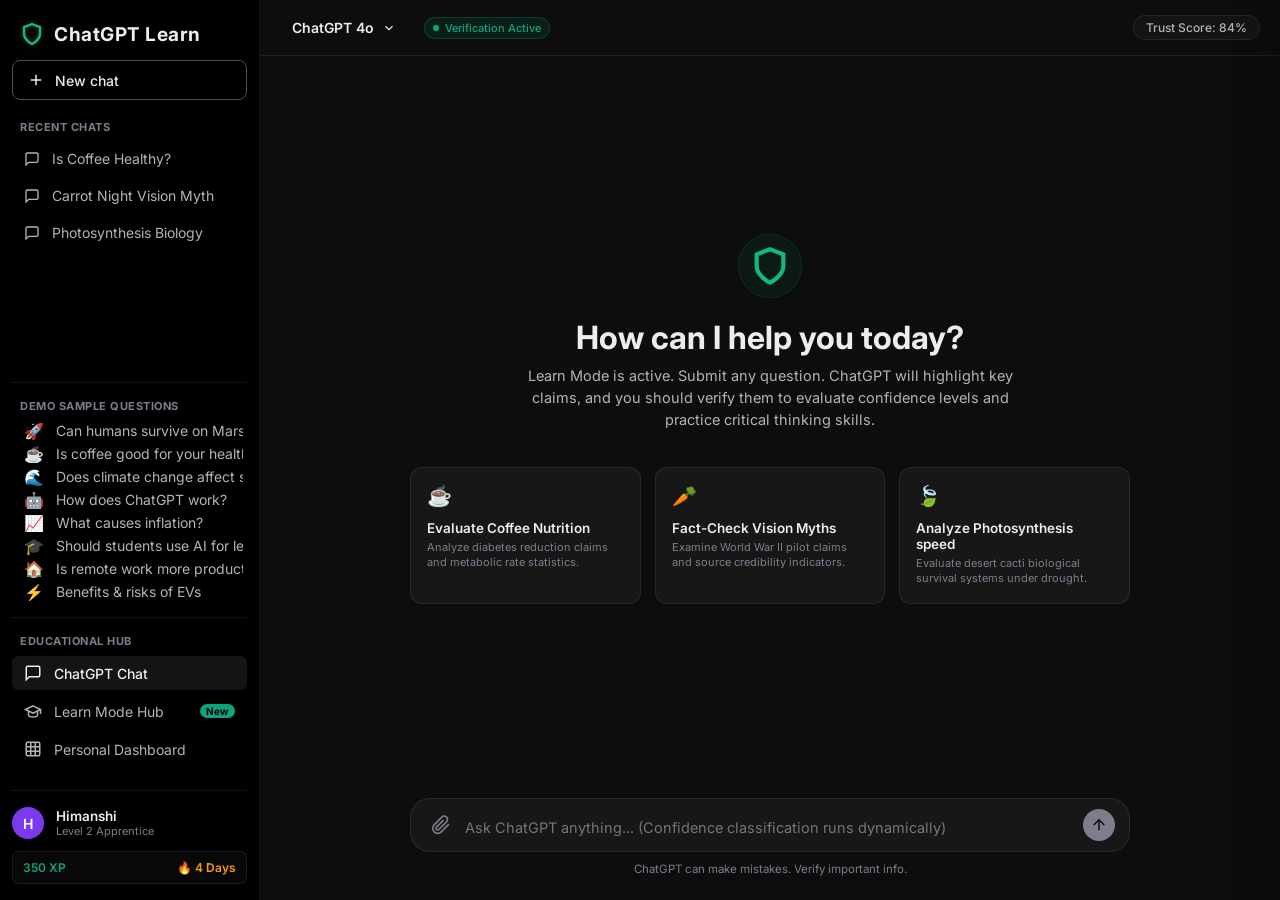
<file: index.html>
<!DOCTYPE html>
<html lang="en">
<head>
  <meta charset="UTF-8">
  <meta name="viewport" content="width=device-width, initial-scale=1.0">
  <title>ChatGPT - Learn Mode & Verification</title>
  <!-- Google Fonts for Outfit and Inter -->
  <link rel="preconnect" href="https://fonts.googleapis.com">
  <link rel="preconnect" href="https://fonts.gstatic.com" crossorigin>
  <link href="https://fonts.googleapis.com/css2?family=Inter:wght@300;400;500;600;700&family=Outfit:wght@400;500;600;700&display=swap" rel="stylesheet">
  <link rel="stylesheet" href="styles.css">
</head>
<body class="dark-theme">
  <div class="app-container">
    <!-- Left Sidebar -->
    <aside class="sidebar">
      <div class="sidebar-header">
        <div class="logo-area">
          <svg width="24" height="24" viewBox="0 0 24 24" fill="none" stroke="#10b981" stroke-width="2.5" class="shield-logo">
            <path d="M12 22s8-4 8-10V5l-8-3-8 3v7c0 6 8 10 8 10z"></path>
          </svg>
          <span class="logo-text">ChatGPT Learn</span>
        </div>
        <button class="new-chat-btn" id="new-chat-sidebar-btn">
          <svg width="18" height="18" viewBox="0 0 24 24" fill="none" stroke="currentColor" stroke-width="2">
            <line x1="12" y1="5" x2="12" y2="19"></line>
            <line x1="5" y1="12" x2="19" y2="12"></line>
          </svg>
          New chat
        </button>
      </div>

      <!-- Conversations List -->
      <div class="nav-section chat-history">
        <span class="section-title">Recent Chats</span>
        <ul class="history-list">
          <li class="history-item" data-chat-trigger="coffee">
            <svg width="16" height="16" viewBox="0 0 24 24" fill="none" stroke="currentColor" stroke-width="2">
              <path d="M21 15a2 2 0 0 1-2 2H7l-4 4V5a2 2 0 0 1 2-2h14a2 2 0 0 1 2 2z"></path>
            </svg>
            <span class="chat-title">Is Coffee Healthy?</span>
          </li>
          <li class="history-item" data-chat-trigger="carrot">
            <svg width="16" height="16" viewBox="0 0 24 24" fill="none" stroke="currentColor" stroke-width="2">
              <path d="M21 15a2 2 0 0 1-2 2H7l-4 4V5a2 2 0 0 1 2-2h14a2 2 0 0 1 2 2z"></path>
            </svg>
            <span class="chat-title">Carrot Night Vision Myth</span>
          </li>
          <li class="history-item" data-chat-trigger="photosynthesis">
            <svg width="16" height="16" viewBox="0 0 24 24" fill="none" stroke="currentColor" stroke-width="2">
              <path d="M21 15a2 2 0 0 1-2 2H7l-4 4V5a2 2 0 0 1 2-2h14a2 2 0 0 1 2 2z"></path>
            </svg>
            <span class="chat-title">Photosynthesis Biology</span>
          </li>
        </ul>
      </div>

      <!-- Sample Questions Section -->
      <div class="nav-section chat-history" style="flex-grow: 0; margin-bottom: 16px; border-top: 1px solid var(--border-color); padding-top: 16px;">
        <span class="section-title">Demo Sample Questions</span>
        <ul class="sample-questions-list">
          <li class="sample-question-item" data-prompt="Can humans survive on Mars?">
            <span style="font-size:16px;">🚀</span>
            <span class="sample-title">Can humans survive on Mars?</span>
          </li>
          <li class="sample-question-item" data-prompt="Is coffee good for your health?">
            <span style="font-size:16px;">☕</span>
            <span class="sample-title">Is coffee good for your health?</span>
          </li>
          <li class="sample-question-item" data-prompt="Does climate change affect sea levels?">
            <span style="font-size:16px;">🌊</span>
            <span class="sample-title">Does climate change affect sea levels?</span>
          </li>
          <li class="sample-question-item" data-prompt="How does ChatGPT work?">
            <span style="font-size:16px;">🤖</span>
            <span class="sample-title">How does ChatGPT work?</span>
          </li>
          <li class="sample-question-item" data-prompt="What causes inflation?">
            <span style="font-size:16px;">📈</span>
            <span class="sample-title">What causes inflation?</span>
          </li>
          <li class="sample-question-item" data-prompt="Should students use AI for learning?">
            <span style="font-size:16px;">🎓</span>
            <span class="sample-title">Should students use AI for learning?</span>
          </li>
          <li class="sample-question-item" data-prompt="Is remote work more productive than office work?">
            <span style="font-size:16px;">🏠</span>
            <span class="sample-title">Is remote work more productive?</span>
          </li>
          <li class="sample-question-item" data-prompt="What are the benefits and risks of electric vehicles?">
            <span style="font-size:16px;">⚡</span>
            <span class="sample-title">Benefits & risks of EVs</span>
          </li>
        </ul>
      </div>

      <!-- Navigation tabs (Chat, Learn Mode, Personal Dashboard) -->
      <div class="nav-section main-nav">
        <span class="section-title">Educational Hub</span>
        <ul class="nav-list">
          <li class="nav-tab active" data-tab="chat">
            <svg width="18" height="18" viewBox="0 0 24 24" fill="none" stroke="currentColor" stroke-width="2">
              <path d="M21 15a2 2 0 0 1-2 2H7l-4 4V5a2 2 0 0 1 2-2h14a2 2 0 0 1 2 2z"></path>
            </svg>
            <span>ChatGPT Chat</span>
          </li>
          <li class="nav-tab" data-tab="learn">
            <svg width="18" height="18" viewBox="0 0 24 24" fill="none" stroke="currentColor" stroke-width="2">
              <path d="M22 10v6M2 10l10-5 10 5-10 5z"></path>
              <path d="M6 12v5c0 2 2 3 6 3s6-1 6-3v-5"></path>
            </svg>
            <span>Learn Mode Hub</span>
            <span class="badge-new">New</span>
          </li>
          <li class="nav-tab" data-tab="dashboard">
            <svg width="18" height="18" viewBox="0 0 24 24" fill="none" stroke="currentColor" stroke-width="2">
              <rect x="3" y="3" width="18" height="18" rx="2" ry="2"></rect>
              <line x1="9" y1="3" x2="9" y2="21"></line>
              <line x1="15" y1="3" x2="15" y2="21"></line>
              <line x1="3" y1="9" x2="21" y2="9"></line>
              <line x1="3" y1="15" x2="21" y2="15"></line>
            </svg>
            <span>Personal Dashboard</span>
          </li>
        </ul>
      </div>

      <!-- Sidebar Footer / Profile -->
      <div class="sidebar-footer">
        <div class="user-widget">
          <div class="user-avatar">H</div>
          <div class="user-info">
            <span class="user-name">Himanshi</span>
            <span class="user-role" id="sidebar-user-role">Level 2 Apprentice</span>
          </div>
        </div>
        <div class="points-tracker">
          <span class="points-value" id="sidebar-points-val">350 XP</span>
          <span class="streak-value" id="sidebar-streak-val">🔥 4 Days</span>
        </div>
      </div>
    </aside>
    <div class="mobile-sidebar-overlay" id="mobile-sidebar-overlay-btn" style="display: none; position: fixed; top: 0; left: 0; right: 0; bottom: 0; background: rgba(0, 0, 0, 0.4); backdrop-filter: blur(2px); z-index: 140;"></div>

    <!-- Main Content Area -->
    <main class="main-content">
      <!-- Header -->
      <header class="app-header">
        <div class="header-left">
          <button class="mobile-menu-toggle" id="mobile-menu-toggle-btn" aria-label="Toggle menu" style="display: none; background: transparent; border: none; color: var(--text-primary); cursor: pointer; padding: 4px; margin-right: 8px;">
            <svg width="24" height="24" viewBox="0 0 24 24" fill="none" stroke="currentColor" stroke-width="2">
              <line x1="3" y1="12" x2="21" y2="12"></line>
              <line x1="3" y1="6" x2="21" y2="6"></line>
              <line x1="3" y1="18" x2="21" y2="18"></line>
            </svg>
          </button>
          <div class="model-selector">
            <span>ChatGPT 4o</span>
            <svg width="14" height="14" viewBox="0 0 24 24" fill="none" stroke="currentColor" stroke-width="2">
              <polyline points="6 9 12 15 18 9"></polyline>
            </svg>
          </div>
          <div class="badge-learn-enabled">
            <span class="pulse-dot"></span>
            <span>Verification Active</span>
          </div>
        </div>
        <div class="header-right">
          <!-- Quick Status Widget -->
          <div class="trust-summary-pill" id="header-trust-pill">
            <span>Trust Score: 84%</span>
          </div>
        </div>
      </header>

      <!-- View Wrapper -->
      <div class="view-wrapper">
        
        <!-- Tab 1: Chat View -->
        <section id="chat-view" class="tab-content active">
          
          <!-- Default Empty Landing Screen -->
          <div class="chat-home-wrapper" id="chat-home-view">
            <div class="chat-home-container">
              <div class="chat-logo-ring">
                <svg width="40" height="40" viewBox="0 0 24 24" fill="none" stroke="#10b981" stroke-width="2.5">
                  <path d="M12 22s8-4 8-10V5l-8-3-8 3v7c0 6 8 10 8 10z"></path>
                </svg>
              </div>
              <h1 class="chat-home-title">How can I help you today?</h1>
              <p class="chat-home-subtitle">Learn Mode is active. Submit any question. ChatGPT will highlight key claims, and you should verify them to evaluate confidence levels and practice critical thinking skills.</p>
              
              <!-- Help Prompt Cards Grid -->
              <div class="chat-home-grid">
                <div class="chat-prompt-card" data-prompt="Is coffee healthy?">
                  <span class="prompt-icon">☕</span>
                  <div class="prompt-details">
                    <h5>Evaluate Coffee Nutrition</h5>
                    <p>Analyze diabetes reduction claims and metabolic rate statistics.</p>
                  </div>
                </div>
                <div class="chat-prompt-card" data-prompt="Do carrots improve night vision?">
                  <span class="prompt-icon">🥕</span>
                  <div class="prompt-details">
                    <h5>Fact-Check Vision Myths</h5>
                    <p>Examine World War II pilot claims and source credibility indicators.</p>
                  </div>
                </div>
                <div class="chat-prompt-card" data-prompt="How does photosynthesis work?">
                  <span class="prompt-icon">🍃</span>
                  <div class="prompt-details">
                    <h5>Analyze Photosynthesis speed</h5>
                    <p>Evaluate desert cacti biological survival systems under drought.</p>
                  </div>
                </div>
              </div>
            </div>
          </div>

          <!-- Active Message Thread -->
          <div class="chat-thread" id="chat-thread-container" style="display: none;">
            <!-- Will dynamically populate user prompts and AI responses -->
          </div>

          <!-- Chat Input Area -->
          <footer class="chat-input-area">
            <div class="input-container">
              <button class="attachment-btn">
                <svg width="20" height="20" viewBox="0 0 24 24" fill="none" stroke="currentColor" stroke-width="2">
                  <path d="M21.44 11.05l-9.19 9.19a6 6 0 0 1-8.49-8.49l9.19-9.19a4 4 0 0 1 5.66 5.66l-9.2 9.19a2 2 0 0 1-2.83-2.83l8.49-8.48"></path>
                </svg>
              </button>
              <textarea placeholder="Ask ChatGPT anything... (Confidence classification runs dynamically)" id="chat-input-field"></textarea>
              <button class="send-btn" id="send-message-btn">
                <svg width="18" height="18" viewBox="0 0 24 24" fill="none" stroke="currentColor" stroke-width="2">
                  <line x1="12" y1="19" x2="12" y2="5"></line>
                  <polyline points="5 12 12 5 19 12"></polyline>
                </svg>
              </button>
            </div>
            <div class="input-footnote">
              ChatGPT can make mistakes. Verify important info.
            </div>
          </footer>
        </section>

        <!-- Tab 2: Redesigned Learn Mode View -->
        <section id="learn-view" class="tab-content">
          <div class="view-header">
            <h1 class="view-title">Learn Verification Skills</h1>
            <p class="view-subtitle">Practice evaluating claims, assessing evidence, identifying misinformation, and building confidence in AI-generated information using the TrustQuest Verification Framework.</p>
          </div>
          
          <div class="learn-hub-wrapper">
            <!-- Onboarding Introduction Card -->
            <div class="learn-onboarding-card">
              <div class="onboarding-icon">🛡️</div>
              <div class="onboarding-text">
                <h2>Onboarding Guide & Key Skills</h2>
                <p>Equip yourself with the mental tools needed to systematically check AI outputs and spot hallucinations.</p>
                <div class="onboarding-list-title">Learn how to:</div>
                <ul class="onboarding-features-list">
                  <li><span>🔍</span> Identify weak or questionable claims</li>
                  <li><span>📋</span> Evaluate source credibility and bias</li>
                  <li><span>💡</span> Understand AI confidence metrics</li>
                  <li><span>🔗</span> Cross-check evidence with authority references</li>
                  <li><span>✅</span> Make accurate, informed critical judgments</li>
                </ul>
              </div>
            </div>

            <!-- Learning Center Internal Navigation -->
            <div class="learn-tabs">
              <button class="learn-tab-btn active" data-module="flags">🚩 Spot Red Flags</button>
              <button class="learn-tab-btn" data-module="sources">🔍 Source Evaluation</button>
              <button class="learn-tab-btn" data-module="signals">💡 Confidence Signals</button>
              <button class="learn-tab-btn" data-module="exercises">✏️ Verification Framework</button>
            </div>

            <!-- Learning Module Card Content Bodies -->
            <div class="learn-module-content">
              
              <!-- Module 1: Spot the Red Flags -->
              <div class="module-body active" id="module-flags-view">
                <h3>Spotting Information Red Flags</h3>
                <p class="module-intro">AI models are trained on massive datasets that occasionally contain rumors, outdated articles, or marketing copy. Learn to spot these telltale warning flags:</p>
                
                <div class="red-flags-grid">
                  <div class="flag-card">
                    <span class="flag-icon">⛔</span>
                    <h5>Missing Citations</h5>
                    <p>Claims that assert dramatic statistics or medical results without linking to standard journals or peer-reviewed citations. If there's no primary domain, treat it as questionable.</p>
                  </div>
                  <div class="flag-card">
                    <span class="flag-icon">📣</span>
                    <h5>Sensational Statements</h5>
                    <p>Language asserting absolute parameters, such as "guarantees", "double in 24 hours", or "flawless results". Real science and consensus are carefully bounded by parameters, not absolutes.</p>
                  </div>
                  <div class="flag-card">
                    <span class="flag-icon">📅</span>
                    <h5>Outdated Information</h5>
                    <p>Claims presenting scientific data from decades ago without integrating newer replication tests or modern meta-analyses. What was accepted in 1980 is often highly qualified today.</p>
                  </div>
                  <div class="flag-card">
                    <span class="flag-icon">⚡</span>
                    <h5>Contradictory Evidence</h5>
                    <p>Statements presenting one isolated outcome while completely omitting the broader scientific consensus that proves the opposite. Always check if other standard authorities agree.</p>
                  </div>
                </div>
              </div>

              <!-- Module 2: Source Evaluation -->
              <div class="module-body" id="module-sources-view">
                <h3>How to Evaluate Source Integrity</h3>
                <p class="module-intro">Not all sources carry equal weight. When verifying any information, run it through this evaluation checklist to judge its authority:</p>
                
                <div class="evaluation-checklists-container">
                  <div class="eval-column">
                    <h4>1. Professional Authority</h4>
                    <ul>
                      <li><strong>Institutional Standing</strong>: Is the source a respected university, government science bureau (.gov), or recognized NGO (.org)?</li>
                      <li><strong>Sponsor Bias</strong>: Is the source funded by commercial entities selling a product related to the claim? (e.g. fat-burner companies funding caffeine surveys).</li>
                    </ul>
                  </div>
                  <div class="eval-column">
                    <h4>2. Academic Consensus</h4>
                    <ul>
                      <li><strong>Peer Review</strong>: Has the study been published in established scientific journals (like Nature, Lancet, or PubMed indexes)?</li>
                      <li><strong>Meta-Analyses</strong>: Does the claim represent a broad review of multiple clinical trials, or is it an isolated lab anomaly in yeast cells?</li>
                    </ul>
                  </div>
                </div>
              </div>

              <!-- Module 3: Confidence Signals -->
              <div class="module-body" id="module-signals-view">
                <h3>Understanding AI Confidence Metrics</h3>
                <p class="module-intro">ChatGPT automatically analyzes claims and assigns numerical confidence scores in Learn Mode. Here is what those metrics mean and why they fluctuate:</p>
                
                <div class="signals-explanation-deck">
                  <div class="signal-expl-row high">
                    <span class="expl-pill">90% - 100%</span>
                    <div class="expl-details">
                      <h5>High Confidence</h5>
                      <p>Established scientific laws, broad historical consensus, or cross-referenced, highly verified factual statements. Represents maximum accuracy boundaries.</p>
                    </div>
                  </div>
                  <div class="signal-expl-row medium">
                    <span class="expl-pill">50% - 85%</span>
                    <div class="expl-details">
                      <h5>Medium Confidence</h5>
                      <p>Subject matters containing active academic debates, correlation-based statistics, or lacking direct causation clinical evidence in human models.</p>
                    </div>
                  </div>
                  <div class="signal-expl-row low">
                    <span class="expl-pill">&lt; 50%</span>
                    <div class="expl-details">
                      <h5>Low Confidence</h5>
                      <p>Sensational marketing assertions, military propaganda campaigns, historical myths, or extreme biological extrapolations unsupported by clinical trials.</p>
                    </div>
                  </div>
                </div>
              </div>

              <!-- Module 4: Step-by-Step Verification Framework & Guided Examples -->
              <div class="module-body" id="module-exercises-view">
                <div class="framework-container">
                  <div class="framework-sidebar">
                    <h4>Interactive Examples</h4>
                    <p class="sidebar-help">Select a guided scenario to practice the Verification Framework:</p>
                    <div class="scenario-buttons" id="scenario-selector-list">
                      <!-- Scenarios populated dynamically -->
                    </div>
                  </div>

                  <div class="framework-workspace">
                    <div class="workspace-header">
                      <h3 id="framework-scenario-title">Guided Claim Verification</h3>
                      <div class="step-progress-wrapper">
                        <div class="step-dots">
                          <span class="step-dot active" data-step="1">1</span>
                          <span class="step-dot" data-step="2">2</span>
                          <span class="step-dot" data-step="3">3</span>
                          <span class="step-dot" data-step="4">4</span>
                          <span class="step-dot" data-step="5">5</span>
                        </div>
                        <span class="step-text-indicator" id="framework-step-indicator">Step 1: What Type of Claim Is This?</span>
                      </div>
                    </div>

                    <div class="workspace-claim-card">
                      <span class="workspace-topic-tag" id="framework-scenario-topic">Topic: Space Colonization</span>
                      <p class="workspace-claim-text" id="framework-scenario-claim">"Building self-sustaining cities on Mars is scientifically viable with existing technology by 2030."</p>
                    </div>

                    <!-- Step Panels -->
                    <div class="step-panels-container">
                      <!-- Step 1 Panel -->
                      <div class="step-panel active" id="step-panel-1">
                        <h4>Step 1: Classify Claim Type</h4>
                        <p>Identifying the category helps you know what level of proof is required. Is it an objective Fact, a subjective Opinion, a speculative Prediction, or a broad Generalization?</p>
                        <div class="step-options-grid">
                          <button class="btn-step-option" data-option="Fact">Fact</button>
                          <button class="btn-step-option" data-option="Opinion">Opinion</button>
                          <button class="btn-step-option" data-option="Prediction">Prediction</button>
                          <button class="btn-step-option" data-option="Generalization">Generalization</button>
                        </div>
                        <div class="step-feedback-box" id="step-feedback-1" style="display: none;"></div>
                      </div>

                      <!-- Step 2 Panel -->
                      <div class="step-panel" id="step-panel-2">
                        <h4>Step 2: Evaluate Who is Making the Claim</h4>
                        <p>Analyze the author or source reputation, expertise, and potential commercial or political biases. Let's look at the source for this scenario:</p>
                        <div class="source-info-card" id="framework-source-info">
                          <!-- Populated dynamically -->
                        </div>
                        <div class="step-options-grid">
                          <button class="btn-step-option" data-option="highly_credible">Highly Credible & Peer-Reviewed</button>
                          <button class="btn-step-option" data-option="biased_speculative">Biased, Commercial or Speculative</button>
                        </div>
                        <div class="step-feedback-box" id="step-feedback-2" style="display: none;"></div>
                      </div>

                      <!-- Step 3 Panel -->
                      <div class="step-panel" id="step-panel-3">
                        <h4>Step 3: Analyze Supporting Evidence</h4>
                        <p>Look for direct research data, consensus reports, and valid citations. Look at the primary evidence uncovered for this claim:</p>
                        <div class="evidence-info-card" id="framework-evidence-info">
                          <!-- Populated dynamically -->
                        </div>
                        <div class="step-options-grid">
                          <button class="btn-step-option" data-option="strong">Strong, Replicated Empirical Evidence</button>
                          <button class="btn-step-option" data-option="weak">Weak, Outdated, or Correlation-Only</button>
                        </div>
                        <div class="step-feedback-box" id="step-feedback-3" style="display: none;"></div>
                      </div>

                      <!-- Step 4 Panel -->
                      <div class="step-panel" id="step-panel-4">
                        <h4>Step 4: Cross-Verify with Independent Sources</h4>
                        <p>Compare the statement with broader scientific consensus and other reputable organizations. How do third-party experts rate this?</p>
                        <div class="cross-verification-card" id="framework-cross-info">
                          <!-- Populated dynamically -->
                        </div>
                        <div class="step-options-grid">
                          <button class="btn-step-option" data-option="agree">Strong Expert Consensus Agreement</button>
                          <button class="btn-step-option" data-option="contradict">Expert Skepticism / Contradictory Evidence</button>
                        </div>
                        <div class="step-feedback-box" id="step-feedback-4" style="display: none;"></div>
                      </div>

                      <!-- Step 5 Panel -->
                      <div class="step-panel" id="step-panel-5">
                        <h4>Step 5: Final Assessment</h4>
                        <p>Based on your complete analysis across all steps, evaluate this claim. Does the supporting evidence fully justify the claim, or does it require more proof?</p>
                        <div class="framework-final-buttons">
                          <button class="btn-framework-final approve" id="btn-framework-evidence-ok">✅ Evidence Makes Sense</button>
                          <button class="btn-framework-final reject" id="btn-framework-needs-more">⚠️ Needs More Evidence</button>
                        </div>
                        <div class="step-feedback-box" id="step-feedback-5" style="display: none;"></div>
                      </div>
                    </div>

                    <!-- Navigation Footer -->
                    <div class="workspace-navigation">
                      <button class="btn-framework-nav" id="btn-framework-prev" disabled>Back</button>
                      <button class="btn-framework-nav" id="btn-framework-next" disabled>Next Step</button>
                    </div>
                  </div>
                </div>
              </div>

            </div>
          </div>
        </section>

        <!-- Tab 3: Redesigned Dashboard View -->
        <section id="dashboard-view" class="tab-content">
          <div class="view-header">
            <h1 class="view-title">Personal Trust & Learning Center</h1>
            <p class="view-subtitle">Review your verified metrics, chronological timeline, common mistakes, and unlocked credentials.</p>
          </div>

          <div class="dashboard-redesign-container">
            
            <!-- SECTION 1: TRUST OVERVIEW -->
            <div class="dashboard-section section-overview">
              <h3 class="section-heading">Trust Overview</h3>
              <div class="overview-grid">
                
                <!-- Trust Score Dial Card -->
                <div class="dash-card-premium score-dial-card">
                  <h4 class="dash-card-title">Fidelity Profile</h4>
                  <div class="dial-container">
                    <svg width="120" height="120" viewBox="0 0 140 140" class="dial-svg">
                      <circle cx="70" cy="70" r="55" class="dial-bg"></circle>
                      <circle cx="70" cy="70" r="55" class="dial-progress" id="dial-progress-circle" style="stroke-dashoffset: 57.73;"></circle>
                    </svg>
                    <div class="dial-labels">
                      <span class="dial-percentage-num" id="dash-trust-score-num">84%</span>
                      <span class="dial-label-title">Trust Score</span>
                    </div>
                  </div>
                  <div class="level-xp-container">
                    <div class="level-badge" id="dash-level-badge">Lvl 2</div>
                    <div class="xp-bar-wrapper">
                      <div class="xp-bar-fill" id="dash-xp-bar" style="width: 70%;"></div>
                      <span class="xp-bar-text" id="dash-xp-text">350 / 500 XP</span>
                    </div>
                  </div>
                </div>

                <!-- Streak Card -->
                <div class="dash-card-premium stat-overview-card streak-card">
                  <span class="card-large-icon">🔥</span>
                  <div class="card-details">
                    <span class="card-num" id="dash-streak-num">4 Days</span>
                    <span class="card-label">Verification Streak</span>
                  </div>
                  <div class="streak-mini-progress">
                    <span class="day-dot active">M</span>
                    <span class="day-dot active">T</span>
                    <span class="day-dot active">W</span>
                    <span class="day-dot active">T</span>
                    <span class="day-dot">F</span>
                    <span class="day-dot">S</span>
                    <span class="day-dot">S</span>
                  </div>
                </div>

                <!-- Learning Progress Card -->
                <div class="dash-card-premium stat-overview-card progress-card">
                  <span class="card-large-icon">🎓</span>
                  <div class="card-details">
                    <span class="card-num" id="dash-progress-pct">70%</span>
                    <span class="card-label">Learning Progress</span>
                  </div>
                  <div class="progress-bar-container">
                    <div class="progress-bar-fill" id="dash-learning-bar-fill" style="width: 70%;"></div>
                  </div>
                </div>

                <!-- Claims Reviewed Card -->
                <div class="dash-card-premium stat-overview-card reviewed-card">
                  <span class="card-large-icon">👁️</span>
                  <div class="card-details">
                    <span class="card-num" id="dash-reviewed-count">18</span>
                    <span class="card-label">Claims Reviewed</span>
                  </div>
                  <p class="card-footnote">Total claims inspected across Chat & Learn Modes.</p>
                </div>

              </div>
            </div>

            <!-- SECTION 2: VERIFICATION ACTIVITY -->
            <div class="dashboard-section section-activity">
              <h3 class="section-heading">Verification Activity</h3>
              <div class="activity-grid">
                
                <div class="activity-stats">
                  <div class="dash-card-premium metric-square">
                    <span class="square-icon">✅</span>
                    <div class="square-details">
                      <span class="square-num" id="dash-verified-count">14</span>
                      <span class="square-label">Claims Verified</span>
                    </div>
                  </div>
                  <div class="dash-card-premium metric-square">
                    <span class="square-icon">⚠️</span>
                    <div class="square-details">
                      <span class="square-num" id="dash-questioned-count">4</span>
                      <span class="square-label">Claims Questioned</span>
                    </div>
                  </div>
                </div>

                <!-- Timeline of Recent Activity -->
                <div class="dash-card-premium activity-timeline-card">
                  <h4 class="dash-card-title">Recent Activity Timeline</h4>
                  <div class="activity-timeline" id="dash-activity-timeline">
                    <!-- Loaded dynamically -->
                  </div>
                </div>

              </div>
            </div>

            <!-- SECTION 3: LEARNING INSIGHTS -->
            <div class="dashboard-section section-insights">
              <h3 class="section-heading">Learning Insights</h3>
              <div class="insights-grid">

                <!-- Most Questioned Claims Card -->
                <div class="dash-card-premium questioned-claims-card">
                  <h4 class="dash-card-title">Most Questioned Claims</h4>
                  <div class="ledger-table-wrapper">
                    <table class="ledger-table">
                      <thead>
                        <tr>
                          <th>Evaluated Claim Statement</th>
                          <th style="width: 120px; text-align: center;">Times Flagged</th>
                          <th style="width: 150px; text-align: center;">Trust Status</th>
                        </tr>
                      </thead>
                      <tbody id="dash-questioned-claims-body">
                        <!-- Populated dynamically -->
                      </tbody>
                    </table>
                  </div>
                </div>

                <!-- Topic Coverage and Mistakes -->
                <div class="insights-details-column">
                  
                  <!-- Topics Explored -->
                  <div class="dash-card-premium topics-card">
                    <h4 class="dash-card-title">Topics Explored</h4>
                    <div class="topics-list-container" id="dash-topics-list">
                      <!-- Dynamic topic rows -->
                    </div>
                  </div>

                  <!-- Most Common Mistakes -->
                  <div class="dash-card-premium mistakes-card">
                    <h4 class="dash-card-title">Most Common Mistakes</h4>
                    <div class="mistakes-list" id="dash-mistakes-list">
                      <div class="mistake-item">
                        <span class="mistake-badge">High Risk</span>
                        <div class="mistake-info">
                          <h5>Overlooking Sponsor Bias</h5>
                          <p>Accepting research funded by commercial sponsors (e.g. coffee brands studies).</p>
                        </div>
                      </div>
                      <div class="mistake-item">
                        <span class="mistake-badge warning">Medium Risk</span>
                        <div class="mistake-info">
                          <h5>Accepting Speculative Timelines</h5>
                          <p>Mistaking ambitious business or tech predictions as established scientific fact.</p>
                        </div>
                      </div>
                    </div>
                  </div>

                </div>

              </div>
            </div>

            <!-- SECTION 4: ACHIEVEMENTS -->
            <div class="dashboard-section section-achievements">
              <h3 class="section-heading">Achievements</h3>
              <div class="achievements-grid">
                
                <div class="dash-card-premium badges-card">
                  <h4 class="dash-card-title">Credentials Cabinet</h4>
                  <div class="badges-grid-container" id="dash-badges-grid">
                    <!-- Badges render dynamically -->
                  </div>
                </div>

                <!-- Milestones Cards -->
                <div class="dash-card-premium milestones-card">
                  <h4 class="dash-card-title">Learning & Verification Milestones</h4>
                  <div class="milestones-list" id="dash-milestones-list">
                    <div class="milestone-item achieved">
                      <span class="milestone-icon">🌟</span>
                      <div class="milestone-details">
                        <h5>First Critical Step</h5>
                        <p>Complete your first dynamic claim evaluation</p>
                      </div>
                    </div>
                    <div class="milestone-item achieved">
                      <span class="milestone-icon">🔥</span>
                      <div class="milestone-details">
                        <h5>Consistency Achieved</h5>
                        <p>Maintain a 3-day verification streak</p>
                      </div>
                    </div>
                    <div class="milestone-item">
                      <span class="milestone-icon">🏆</span>
                      <div class="milestone-details">
                        <h5>Information Master</h5>
                        <p>Achieve a 95% overall Trust Score (Locked)</p>
                      </div>
                    </div>
                  </div>
                </div>

              </div>
            </div>

            <!-- History Table (Full Width) -->
            <div class="dash-card-premium ledger-card full-width" style="margin-top: 24px;">
              <h4 class="dash-card-title">AI Claim Verification Ledger</h4>
              <div class="ledger-table-wrapper">
                <table class="ledger-table">
                  <thead>
                    <tr>
                      <th>Evaluated Claim Statement</th>
                      <th>Topic</th>
                      <th>Action Taken</th>
                      <th>Fidelity Rating</th>
                      <th>XP Gained</th>
                      <th>Date Verified</th>
                    </tr>
                  </thead>
                  <tbody id="dash-ledger-body">
                    <!-- Dynamic rows populated by script -->
                  </tbody>
                </table>
              </div>
            </div>

          </div>
        </section>

      </div>
    </main>
  </div>

  <!-- "Why Am I Seeing This?" Tooltip -->
  <div class="explain-tooltip" id="explain-tooltip-container">
    <div class="tooltip-header">
      <span class="tooltip-badge yellow" id="tooltip-severity-badge">Medium Confidence</span>
      <span class="tooltip-score" id="tooltip-score-val">72%</span>
    </div>
    <p class="tooltip-explanation" id="tooltip-explanation-text">
      This claim is marked Medium Confidence because current evidence is incomplete or sources disagree.
    </p>
    <div class="tooltip-footer">
      <button class="btn-tooltip-verify" id="tooltip-verify-trigger-btn">Verify Claim</button>
      <button class="btn-tooltip-close" id="tooltip-close-btn">Dismiss</button>
    </div>
    <div class="tooltip-arrow"></div>
  </div>

  <!-- Educational Trust Transparency Drawer (Slide-out) -->
  <div class="trust-drawer" id="trust-drawer-container">
    <div class="drawer-header">
      <div class="drawer-title-group">
        <div style="display: flex; align-items: center; gap: 8px;">
          <span class="drawer-meta-topic" id="drawer-meta-topic">Topic: Nutrition</span>
          <span class="reviewed-badge" id="drawer-reviewed-badge" style="display: none;">Reviewed</span>
        </div>
        <h3 class="drawer-title">Verification & Trust Analysis</h3>
      </div>
      <button class="btn-drawer-close" id="btn-drawer-close" aria-label="Close drawer">&times;</button>
    </div>
    
    <div class="drawer-content">
      <!-- Sentence Claim Box -->
      <div class="drawer-card block-claim">
        <h4 class="card-title">Evaluated Claim</h4>
        <p class="evaluated-claim-text" id="drawer-claim-text">
          "Caffeine consumption increases your basal metabolic rate by 20% to 30%, leading to rapid weight loss."
        </p>
      </div>
      
      <!-- Score & Status Indicators -->
      <div class="drawer-stats-row">
        <div class="drawer-stat-card">
          <span class="stat-label">Confidence Score</span>
          <div class="score-display-wrapper">
            <span class="score-percentage-num" id="drawer-score-val">72%</span>
            <div class="score-track">
              <div class="score-bar" id="drawer-score-bar" style="width: 72%;"></div>
            </div>
          </div>
        </div>
        <div class="drawer-stat-card">
          <span class="stat-label">Verification Status</span>
          <span class="status-pill pending" id="drawer-status-pill">Pending Verification</span>
        </div>
      </div>
      
      <!-- Why Confidence is Reduced Explainability Card -->
      <div class="drawer-card">
        <h4 class="card-title">Why Confidence is Reduced</h4>
        <div class="reason-breakdown-list" id="drawer-reasons-list">
          <!-- Populated dynamically -->
        </div>
      </div>
      
      <!-- Suggested Correction -->
      <div class="drawer-card" id="drawer-correction-card" style="display: none;">
        <h4 class="card-title">Suggested Correction</h4>
        <p class="corrected-claim-text" id="drawer-correction-text" style="font-size: 13px; color: var(--text-primary); line-height: 1.5; font-style: italic; border-left: 2.5px solid var(--green-primary); padding-left: 10px;">
          <!-- Populated dynamically -->
        </p>
      </div>

      <!-- NEW: Educational Critical-Thinking Evaluation Guidance Checklists -->
      <div class="drawer-card checklist-card">
        <h4 class="card-title">💡 Critical thinking checklist</h4>
        <p class="checklist-desc">Inspect this claim using these criteria to make your decision:</p>
        <div class="guidance-checklist">
          <label class="check-item">
            <input type="checkbox" id="check-reputable">
            <span><strong>Is the source reputable?</strong> (Check authority and biases)</span>
          </label>
          <label class="check-item">
            <input type="checkbox" id="check-recent">
            <span><strong>Is the information recent?</strong> (Check dates and meta-analysis)</span>
          </label>
          <label class="check-item">
            <input type="checkbox" id="check-fact">
            <span><strong>Is the claim fact, not opinion?</strong> (Check objective bounds)</span>
          </label>
          <label class="check-item">
            <input type="checkbox" id="check-consensus">
            <span><strong>Do other sources agree?</strong> (Cross-verify consensus)</span>
          </label>
          <label class="check-item">
            <input type="checkbox" id="check-evidence">
            <span><strong>Is there backing evidence?</strong> (Assess laboratory trials)</span>
          </label>
        </div>
      </div>
      
      <!-- Educational Independent Evaluation Guide -->
      <div class="drawer-card" id="drawer-guide-card">
        <h4 class="card-title">💡 Independent Evaluation Steps</h4>
        <p class="evaluation-guide-text" id="drawer-guide-text" style="font-size: 12.5px; color: var(--text-secondary); line-height: 1.6; border-left: 2.5px solid var(--yellow-primary); padding-left: 10px; font-style: normal; margin-top: 6px;">
          <!-- Populated dynamically -->
        </p>
      </div>
      
      <!-- Verified Citation Details -->
      <div class="drawer-card" id="drawer-citation-card">
        <h4 class="card-title">Verified Primary Source</h4>
        <div class="citation-source-group" style="display: flex; gap: 12px; align-items: flex-start; margin-bottom: 12px;">
          <div class="citation-source-logo" style="font-size: 24px; background: rgba(255, 255, 255, 0.05); padding: 8px; border-radius: 8px; flex-shrink: 0;">📄</div>
          <div class="citation-source-info" style="display: flex; flex-direction: column; gap: 2px;">
            <span class="citation-source-title" id="drawer-source-title" style="font-size: 14px; font-weight: 600; color: var(--text-primary);">Source Title</span>
            <span class="citation-source-org" id="drawer-source-org" style="font-size: 12px; color: var(--text-secondary);">Source Organization</span>
            <span class="citation-source-date" id="drawer-source-date" style="font-size: 11px; color: var(--text-muted);">Publication Date</span>
          </div>
        </div>
        <p class="citation-explanation-text" id="drawer-explanation-text">
          Clinical trials show caffeine increases metabolic rates by only 3% to 11% in healthy subjects. Long term weight loss correlates to consistent dietary calorie deficits rather than caffeine habits.
        </p>
        <a href="#" target="_blank" class="btn-drawer-link" id="drawer-source-link" style="display: flex; align-items: center; justify-content: space-between; background: rgba(255, 255, 255, 0.03); border: 1px solid var(--border-color); padding: 10px 14px; border-radius: 8px; font-size: 13px; font-weight: 500; color: var(--green-primary); text-decoration: none; transition: background 0.15s; margin-top: 10px;">
          <span>Explore Source Website</span>
          <svg width="14" height="14" viewBox="0 0 24 24" fill="none" stroke="currentColor" stroke-width="2">
            <path d="M18 13v6a2 2 0 0 1-2 2H5a2 2 0 0 1-2-2V8a2 2 0 0 1 2-2h6"></path>
            <polyline points="15 3 21 3 21 9"></polyline>
            <line x1="10" y1="14" x2="21" y2="3"></line>
          </svg>
        </a>
      </div>
    </div>
    
    <!-- Action buttons -->
    <div class="drawer-actions" id="drawer-actions-container" style="padding: 16px 20px; display: flex; gap: 10px; width: 100%;">
      <button class="btn-drawer-action btn-verify" id="btn-drawer-evidence-ok" style="flex: 1; justify-content: center;">
        ✅ Evidence Makes Sense
      </button>
      <button class="btn-drawer-action btn-unconvinced" id="btn-drawer-needs-more" style="flex: 1; justify-content: center;">
        ⚠️ Needs More Evidence
      </button>
    </div>
  </div>

  <!-- Notification Banner -->
  <div class="points-notification" id="points-notification-banner">
    <div class="notification-content">
      <span class="notification-points" id="points-notif-title">+50 Trust Points!</span>
      <span class="notification-detail" id="points-notif-detail">Claim successfully verified.</span>
    </div>
  </div>

  <!-- Backdrop -->
  <div class="drawer-overlay" id="drawer-backdrop"></div>

  <!-- Scripts -->
  <script src="mock_data.js"></script>
  <script src="app.js"></script>
</body>
</html>
</file>
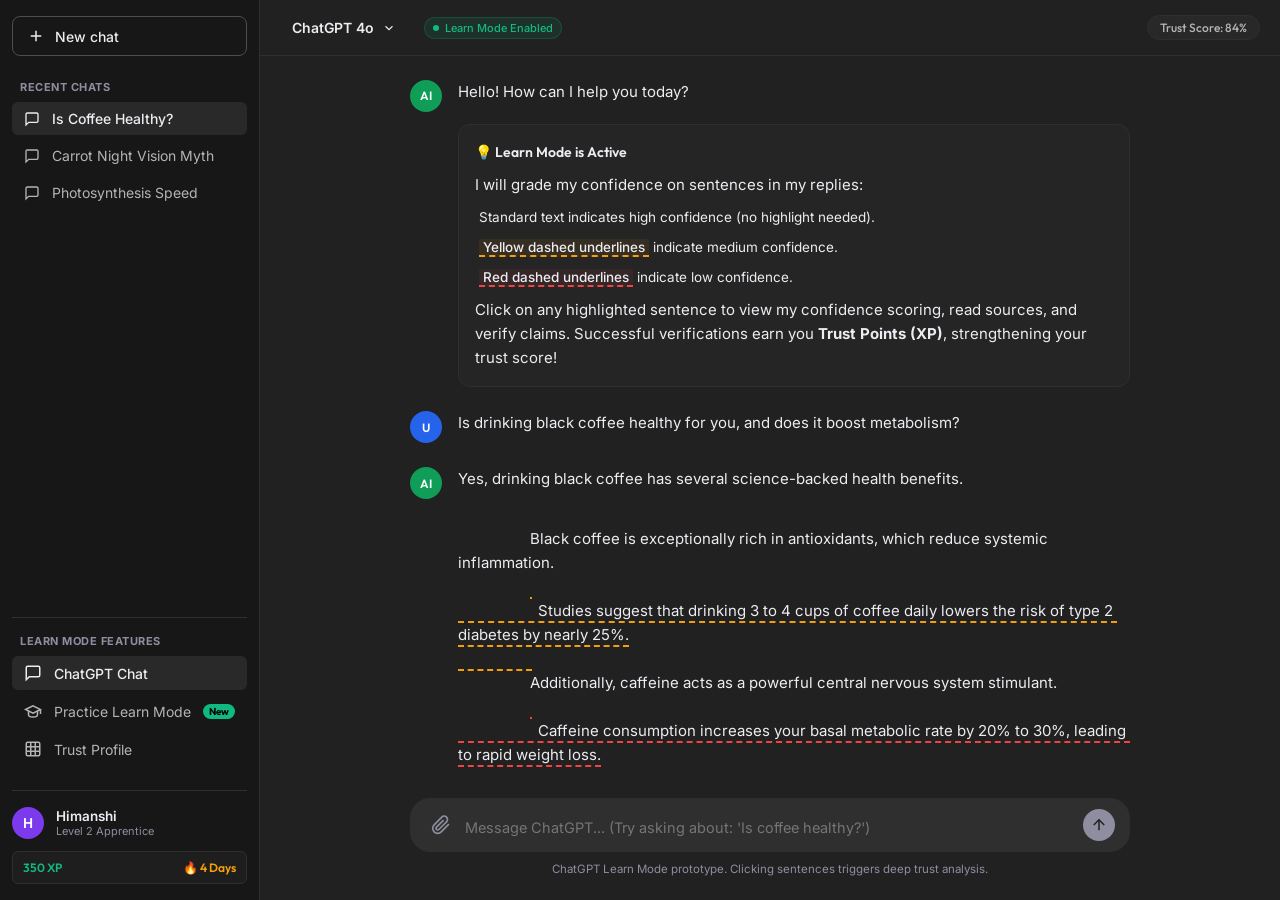
<file: phase_1/index.html>
<!DOCTYPE html>
<html lang="en">
<head>
  <meta charset="UTF-8">
  <meta name="viewport" content="width=device-width, initial-scale=1.0">
  <title>ChatGPT - Learn Mode Feature Prototype</title>
  <!-- Google Fonts for Outfit and Inter -->
  <link rel="preconnect" href="https://fonts.googleapis.com">
  <link rel="preconnect" href="https://fonts.gstatic.com" crossorigin>
  <link href="https://fonts.googleapis.com/css2?family=Inter:wght@300;400;500;600;700&family=Outfit:wght@400;500;600;700&display=swap" rel="stylesheet">
  <link rel="stylesheet" href="styles.css">
</head>
<body class="dark-theme">
  <div class="app-container">
    <!-- Left Sidebar -->
    <aside class="sidebar">
      <div class="sidebar-header">
        <button class="new-chat-btn">
          <svg width="18" height="18" viewBox="0 0 24 24" fill="none" stroke="currentColor" stroke-width="2">
            <line x1="12" y1="5" x2="12" y2="19"></line>
            <line x1="5" y1="12" x2="19" y2="12"></line>
          </svg>
          New chat
        </button>
      </div>

      <!-- Conversations List -->
      <div class="nav-section chat-history">
        <span class="section-title">Recent Chats</span>
        <ul class="history-list">
          <li class="history-item active">
            <svg width="16" height="16" viewBox="0 0 24 24" fill="none" stroke="currentColor" stroke-width="2">
              <path d="M21 15a2 2 0 0 1-2 2H7l-4 4V5a2 2 0 0 1 2-2h14a2 2 0 0 1 2 2z"></path>
            </svg>
            <span class="chat-title">Is Coffee Healthy?</span>
          </li>
          <li class="history-item">
            <svg width="16" height="16" viewBox="0 0 24 24" fill="none" stroke="currentColor" stroke-width="2">
              <path d="M21 15a2 2 0 0 1-2 2H7l-4 4V5a2 2 0 0 1 2-2h14a2 2 0 0 1 2 2z"></path>
            </svg>
            <span class="chat-title">Carrot Night Vision Myth</span>
          </li>
          <li class="history-item">
            <svg width="16" height="16" viewBox="0 0 24 24" fill="none" stroke="currentColor" stroke-width="2">
              <path d="M21 15a2 2 0 0 1-2 2H7l-4 4V5a2 2 0 0 1 2-2h14a2 2 0 0 1 2 2z"></path>
            </svg>
            <span class="chat-title">Photosynthesis Speed</span>
          </li>
        </ul>
      </div>

      <!-- Navigation tabs (Chat, Learn Mode, Personal Dashboard) -->
      <div class="nav-section main-nav">
        <span class="section-title">Learn Mode Features</span>
        <ul class="nav-list">
          <li class="nav-tab active" data-tab="chat">
            <svg width="18" height="18" viewBox="0 0 24 24" fill="none" stroke="currentColor" stroke-width="2">
              <path d="M21 15a2 2 0 0 1-2 2H7l-4 4V5a2 2 0 0 1 2-2h14a2 2 0 0 1 2 2z"></path>
            </svg>
            <span>ChatGPT Chat</span>
          </li>
          <li class="nav-tab" data-tab="learn">
            <svg width="18" height="18" viewBox="0 0 24 24" fill="none" stroke="currentColor" stroke-width="2">
              <path d="M22 10v6M2 10l10-5 10 5-10 5z"></path>
              <path d="M6 12v5c0 2 2 3 6 3s6-1 6-3v-5"></path>
            </svg>
            <span>Practice Learn Mode</span>
            <span class="badge-new">New</span>
          </li>
          <li class="nav-tab" data-tab="dashboard">
            <svg width="18" height="18" viewBox="0 0 24 24" fill="none" stroke="currentColor" stroke-width="2">
              <rect x="3" y="3" width="18" height="18" rx="2" ry="2"></rect>
              <line x1="9" y1="3" x2="9" y2="21"></line>
              <line x1="15" y1="3" x2="15" y2="21"></line>
              <line x1="3" y1="9" x2="21" y2="9"></line>
              <line x1="3" y1="15" x2="21" y2="15"></line>
            </svg>
            <span>Trust Profile</span>
          </li>
        </ul>
      </div>

      <!-- Sidebar Footer / Profile -->
      <div class="sidebar-footer">
        <div class="user-widget">
          <div class="user-avatar">H</div>
          <div class="user-info">
            <span class="user-name">Himanshi</span>
            <span class="user-role">Level 2 Apprentice</span>
          </div>
        </div>
        <div class="points-tracker">
          <span class="points-value">350 XP</span>
          <span class="streak-value">🔥 4 Days</span>
        </div>
      </div>
    </aside>

    <!-- Main Content Area -->
    <main class="main-content">
      <!-- Header -->
      <header class="app-header">
        <div class="header-left">
          <div class="model-selector">
            <span>ChatGPT 4o</span>
            <svg width="14" height="14" viewBox="0 0 24 24" fill="none" stroke="currentColor" stroke-width="2">
              <polyline points="6 9 12 15 18 9"></polyline>
            </svg>
          </div>
          <div class="badge-learn-enabled">
            <span class="pulse-dot"></span>
            <span>Learn Mode Enabled</span>
          </div>
        </div>
        <div class="header-right">
          <!-- Quick Status Widget -->
          <div class="trust-summary-pill" id="header-trust-pill">
            <span>Trust Score: 84%</span>
          </div>
        </div>
      </header>

      <!-- View Containers -->
      <div class="view-wrapper">
        
        <!-- Tab 1: Chat View -->
        <section id="chat-view" class="tab-content active">
          <div class="chat-thread" id="chat-thread-container">
            
            <!-- ChatGPT Greeting Bubble -->
            <div class="message system-message">
              <div class="message-avatar">AI</div>
              <div class="message-body">
                <p>Hello! How can I help you today?</p>
                <div class="system-intro-card">
                  <h4>💡 Learn Mode is Active</h4>
                  <p>I will grade my confidence on sentences in my replies:</p>
                  <ul>
                    <li>Standard text indicates high confidence (no highlight needed).</li>
                    <li><span class="sample-underline yellow">Yellow dashed underlines</span> indicate medium confidence.</li>
                    <li><span class="sample-underline red">Red dashed underlines</span> indicate low confidence.</li>
                  </ul>
                  <p>Click on any highlighted sentence to view my confidence scoring, read sources, and verify claims. Successful verifications earn you <strong>Trust Points (XP)</strong>, strengthening your trust score!</p>
                </div>
              </div>
            </div>

            <!-- Preloaded Demo Chat Interaction -->
            <div class="message user-message">
              <div class="message-avatar">U</div>
              <div class="message-body">
                <p>Is drinking black coffee healthy for you, and does it boost metabolism?</p>
              </div>
            </div>

            <div class="message system-message">
              <div class="message-avatar">AI</div>
              <div class="message-body">
                <p>Yes, drinking black coffee has several science-backed health benefits.</p>
                <p>
                  Black coffee is exceptionally rich in antioxidants, which reduce systemic inflammation. 
                  <span class="interactive-claim" style="border-bottom: 2px dashed #f59e0b;" data-claim-id="demo-1">
                    Studies suggest that drinking 3 to 4 cups of coffee daily lowers the risk of type 2 diabetes by nearly 25%.
                  </span>
                  Additionally, caffeine acts as a powerful central nervous system stimulant.
                  <span class="interactive-claim" style="border-bottom: 2px dashed #ef4444;" data-claim-id="demo-2">
                    Caffeine consumption increases your basal metabolic rate by 20% to 30%, leading to rapid weight loss.
                  </span>
                  For most individuals, moderate consumption is safe and beneficial.
                </p>
                <div class="verification-status-tag pending">
                  <svg width="12" height="12" viewBox="0 0 24 24" fill="none" stroke="currentColor" stroke-width="2">
                    <circle cx="12" cy="12" r="10"></circle>
                    <line x1="12" y1="16" x2="12" y2="12"></line>
                    <line x1="12" y1="8" x2="12.01" y2="8"></line>
                  </svg>
                  2 claims can be verified in this response
                </div>
              </div>
            </div>

          </div>

          <!-- Chat Input Area -->
          <footer class="chat-input-area">
            <div class="input-container">
              <button class="attachment-btn">
                <svg width="20" height="20" viewBox="0 0 24 24" fill="none" stroke="currentColor" stroke-width="2">
                  <path d="M21.44 11.05l-9.19 9.19a6 6 0 0 1-8.49-8.49l9.19-9.19a4 4 0 0 1 5.66 5.66l-9.2 9.19a2 2 0 0 1-2.83-2.83l8.49-8.48"></path>
                </svg>
              </button>
              <textarea placeholder="Message ChatGPT... (Try asking about: 'Is coffee healthy?')" id="chat-input-field"></textarea>
              <button class="send-btn" id="send-message-btn">
                <svg width="18" height="18" viewBox="0 0 24 24" fill="none" stroke="currentColor" stroke-width="2">
                  <line x1="12" y1="19" x2="12" y2="5"></line>
                  <polyline points="5 12 12 5 19 12"></polyline>
                </svg>
              </button>
            </div>
            <div class="input-footnote">
              ChatGPT Learn Mode prototype. Clicking sentences triggers deep trust analysis.
            </div>
          </footer>
        </section>

        <!-- Tab 2: Learn Mode View -->
        <section id="learn-view" class="tab-content">
          <div class="view-header">
            <h1 class="view-title">Learn Mode: AI Claim Practice</h1>
            <p class="view-subtitle">Train your critical thinking. Review AI-generated statements, identify hallucinations, and verify sources to build your skills.</p>
          </div>
          
          <div class="learn-placeholder-container">
            <div class="placeholder-icon">🎓</div>
            <h3>Claim Practice Center</h3>
            <p>Phase 5 will bring this full-featured quiz deck online. You will practice categorizing AI claims and spot suspicious data in real-time.</p>
            <div class="mock-card-preview">
              <div class="card-tag">Topic: Nutrition</div>
              <p class="card-claim">"Organic sugar contains a special enzyme that prevents the body from storing it as fat."</p>
              <div class="preview-actions">
                <button class="btn-preview secondary">Trustworthy</button>
                <button class="btn-preview secondary">Questionable</button>
              </div>
            </div>
          </div>
        </section>

        <!-- Tab 3: Dashboard View -->
        <section id="dashboard-view" class="tab-content">
          <div class="view-header">
            <h1 class="view-title">Personal Trust Profile</h1>
            <p class="view-subtitle">Monitor your trust score, accuracy rate, learning topics, and verification history.</p>
          </div>

          <div class="dashboard-placeholder-container">
            <div class="placeholder-icon">📊</div>
            <h3>Fidelity Metrics & History</h3>
            <p>Phase 4 will activate this dynamic dashboard. You will see real-time verification graphs, accuracy metrics, and your detailed claim verification history ledger.</p>
            <div class="mock-metrics-row">
              <div class="metric-box">
                <span class="box-label">Claims Verified</span>
                <span class="box-number">14</span>
              </div>
              <div class="metric-box">
                <span class="box-label">Accuracy Rate</span>
                <span class="box-number">92%</span>
              </div>
              <div class="metric-box">
                <span class="box-label">Current Streak</span>
                <span class="box-number">🔥 4 Days</span>
              </div>
            </div>
          </div>
        </section>

      </div>
    </main>
  </div>

  <!-- Notification Banner -->
  <div class="points-notification" id="points-notification-banner">
    <div class="notification-content">
      <span class="notification-points">+50 Trust Points!</span>
      <span class="notification-detail">Claim successfully verified.</span>
    </div>
  </div>

  <!-- Temporary placeholder for drawer to verify styles later -->
  <div class="drawer-overlay" id="drawer-backdrop"></div>
</body>
</html>
</file>
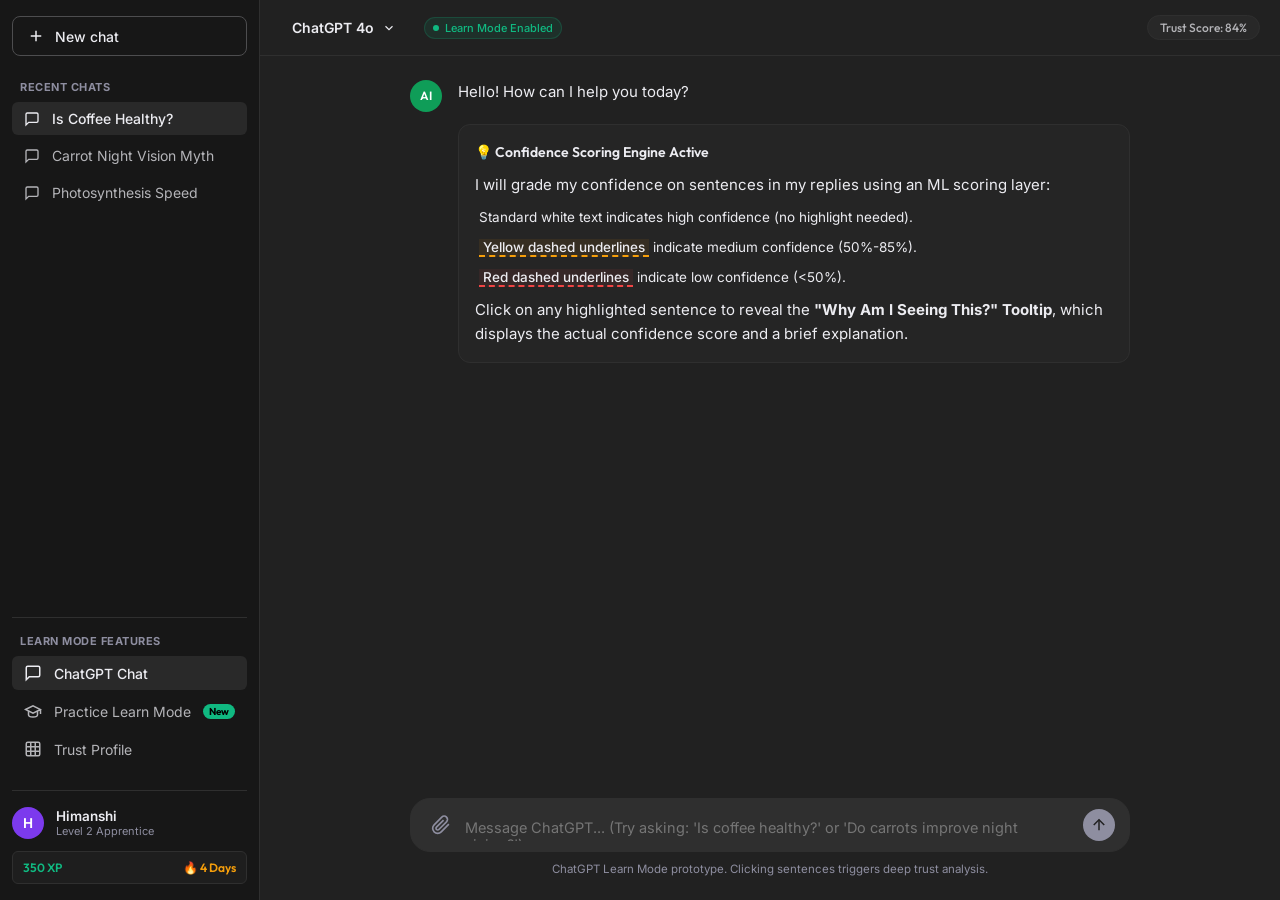
<file: phase_2/index.html>
<!DOCTYPE html>
<html lang="en">
<head>
  <meta charset="UTF-8">
  <meta name="viewport" content="width=device-width, initial-scale=1.0">
  <title>ChatGPT - Learn Mode Feature Prototype</title>
  <!-- Google Fonts for Outfit and Inter -->
  <link rel="preconnect" href="https://fonts.googleapis.com">
  <link rel="preconnect" href="https://fonts.gstatic.com" crossorigin>
  <link href="https://fonts.googleapis.com/css2?family=Inter:wght@300;400;500;600;700&family=Outfit:wght@400;500;600;700&display=swap" rel="stylesheet">
  <link rel="stylesheet" href="styles.css">
</head>
<body class="dark-theme">
  <div class="app-container">
    <!-- Left Sidebar -->
    <aside class="sidebar">
      <div class="sidebar-header">
        <button class="new-chat-btn" id="new-chat-sidebar-btn">
          <svg width="18" height="18" viewBox="0 0 24 24" fill="none" stroke="currentColor" stroke-width="2">
            <line x1="12" y1="5" x2="12" y2="19"></line>
            <line x1="5" y1="12" x2="19" y2="12"></line>
          </svg>
          New chat
        </button>
      </div>

      <!-- Conversations List -->
      <div class="nav-section chat-history">
        <span class="section-title">Recent Chats</span>
        <ul class="history-list">
          <li class="history-item active" data-chat-trigger="coffee">
            <svg width="16" height="16" viewBox="0 0 24 24" fill="none" stroke="currentColor" stroke-width="2">
              <path d="M21 15a2 2 0 0 1-2 2H7l-4 4V5a2 2 0 0 1 2-2h14a2 2 0 0 1 2 2z"></path>
            </svg>
            <span class="chat-title">Is Coffee Healthy?</span>
          </li>
          <li class="history-item" data-chat-trigger="carrot">
            <svg width="16" height="16" viewBox="0 0 24 24" fill="none" stroke="currentColor" stroke-width="2">
              <path d="M21 15a2 2 0 0 1-2 2H7l-4 4V5a2 2 0 0 1 2-2h14a2 2 0 0 1 2 2z"></path>
            </svg>
            <span class="chat-title">Carrot Night Vision Myth</span>
          </li>
          <li class="history-item" data-chat-trigger="photosynthesis">
            <svg width="16" height="16" viewBox="0 0 24 24" fill="none" stroke="currentColor" stroke-width="2">
              <path d="M21 15a2 2 0 0 1-2 2H7l-4 4V5a2 2 0 0 1 2-2h14a2 2 0 0 1 2 2z"></path>
            </svg>
            <span class="chat-title">Photosynthesis Speed</span>
          </li>
        </ul>
      </div>

      <!-- Navigation tabs (Chat, Learn Mode, Personal Dashboard) -->
      <div class="nav-section main-nav">
        <span class="section-title">Learn Mode Features</span>
        <ul class="nav-list">
          <li class="nav-tab active" data-tab="chat">
            <svg width="18" height="18" viewBox="0 0 24 24" fill="none" stroke="currentColor" stroke-width="2">
              <path d="M21 15a2 2 0 0 1-2 2H7l-4 4V5a2 2 0 0 1 2-2h14a2 2 0 0 1 2 2z"></path>
            </svg>
            <span>ChatGPT Chat</span>
          </li>
          <li class="nav-tab" data-tab="learn">
            <svg width="18" height="18" viewBox="0 0 24 24" fill="none" stroke="currentColor" stroke-width="2">
              <path d="M22 10v6M2 10l10-5 10 5-10 5z"></path>
              <path d="M6 12v5c0 2 2 3 6 3s6-1 6-3v-5"></path>
            </svg>
            <span>Practice Learn Mode</span>
            <span class="badge-new">New</span>
          </li>
          <li class="nav-tab" data-tab="dashboard">
            <svg width="18" height="18" viewBox="0 0 24 24" fill="none" stroke="currentColor" stroke-width="2">
              <rect x="3" y="3" width="18" height="18" rx="2" ry="2"></rect>
              <line x1="9" y1="3" x2="9" y2="21"></line>
              <line x1="15" y1="3" x2="15" y2="21"></line>
              <line x1="3" y1="9" x2="21" y2="9"></line>
              <line x1="3" y1="15" x2="21" y2="15"></line>
            </svg>
            <span>Trust Profile</span>
          </li>
        </ul>
      </div>

      <!-- Sidebar Footer / Profile -->
      <div class="sidebar-footer">
        <div class="user-widget">
          <div class="user-avatar">H</div>
          <div class="user-info">
            <span class="user-name">Himanshi</span>
            <span class="user-role">Level 2 Apprentice</span>
          </div>
        </div>
        <div class="points-tracker">
          <span class="points-value">350 XP</span>
          <span class="streak-value">🔥 4 Days</span>
        </div>
      </div>
    </aside>

    <!-- Main Content Area -->
    <main class="main-content">
      <!-- Header -->
      <header class="app-header">
        <div class="header-left">
          <div class="model-selector">
            <span>ChatGPT 4o</span>
            <svg width="14" height="14" viewBox="0 0 24 24" fill="none" stroke="currentColor" stroke-width="2">
              <polyline points="6 9 12 15 18 9"></polyline>
            </svg>
          </div>
          <div class="badge-learn-enabled">
            <span class="pulse-dot"></span>
            <span>Learn Mode Enabled</span>
          </div>
        </div>
        <div class="header-right">
          <!-- Quick Status Widget -->
          <div class="trust-summary-pill" id="header-trust-pill">
            <span>Trust Score: 84%</span>
          </div>
        </div>
      </header>

      <!-- View Containers -->
      <div class="view-wrapper">
        
        <!-- Tab 1: Chat View -->
        <section id="chat-view" class="tab-content active">
          <div class="chat-thread" id="chat-thread-container">
            
            <!-- ChatGPT Greeting Bubble -->
            <div class="message system-message">
              <div class="message-avatar">AI</div>
              <div class="message-body">
                <p>Hello! How can I help you today?</p>
                <div class="system-intro-card">
                  <h4>💡 Confidence Scoring Engine Active</h4>
                  <p>I will grade my confidence on sentences in my replies using an ML scoring layer:</p>
                  <ul>
                    <li>Standard white text indicates high confidence (no highlight needed).</li>
                    <li><span class="sample-underline yellow">Yellow dashed underlines</span> indicate medium confidence (50%-85%).</li>
                    <li><span class="sample-underline red">Red dashed underlines</span> indicate low confidence (&lt;50%).</li>
                  </ul>
                  <p>Click on any highlighted sentence to reveal the <strong>"Why Am I Seeing This?" Tooltip</strong>, which displays the actual confidence score and a brief explanation.</p>
                </div>
              </div>
            </div>

          </div>

          <!-- Chat Input Area -->
          <footer class="chat-input-area">
            <div class="input-container">
              <button class="attachment-btn">
                <svg width="20" height="20" viewBox="0 0 24 24" fill="none" stroke="currentColor" stroke-width="2">
                  <path d="M21.44 11.05l-9.19 9.19a6 6 0 0 1-8.49-8.49l9.19-9.19a4 4 0 0 1 5.66 5.66l-9.2 9.19a2 2 0 0 1-2.83-2.83l8.49-8.48"></path>
                </svg>
              </button>
              <textarea placeholder="Message ChatGPT... (Try asking: 'Is coffee healthy?' or 'Do carrots improve night vision?')" id="chat-input-field"></textarea>
              <button class="send-btn" id="send-message-btn">
                <svg width="18" height="18" viewBox="0 0 24 24" fill="none" stroke="currentColor" stroke-width="2">
                  <line x1="12" y1="19" x2="12" y2="5"></line>
                  <polyline points="5 12 12 5 19 12"></polyline>
                </svg>
              </button>
            </div>
            <div class="input-footnote">
              ChatGPT Learn Mode prototype. Clicking sentences triggers deep trust analysis.
            </div>
          </footer>
        </section>

        <!-- Tab 2: Learn Mode View -->
        <section id="learn-view" class="tab-content">
          <div class="view-header">
            <h1 class="view-title">Learn Mode: AI Claim Practice</h1>
            <p class="view-subtitle">Train your critical thinking. Review AI-generated statements, identify hallucinations, and verify sources to build your skills.</p>
          </div>
          
          <div class="learn-placeholder-container">
            <div class="placeholder-icon">🎓</div>
            <h3>Claim Practice Center</h3>
            <p>Phase 5 will bring this full-featured quiz deck online. You will practice categorizing AI claims and spot suspicious data in real-time.</p>
            <div class="mock-card-preview">
              <div class="card-tag">Topic: Nutrition</div>
              <p class="card-claim">"Organic sugar contains a special enzyme that prevents the body from storing it as fat."</p>
              <div class="preview-actions">
                <button class="btn-preview secondary">Trustworthy</button>
                <button class="btn-preview secondary">Questionable</button>
              </div>
            </div>
          </div>
        </section>

        <!-- Tab 3: Dashboard View -->
        <section id="dashboard-view" class="tab-content">
          <div class="view-header">
            <h1 class="view-title">Personal Trust Profile</h1>
            <p class="view-subtitle">Monitor your trust score, accuracy rate, learning topics, and verification history.</p>
          </div>

          <div class="dashboard-placeholder-container">
            <div class="placeholder-icon">📊</div>
            <h3>Fidelity Metrics & History</h3>
            <p>Phase 4 will activate this dynamic dashboard. You will see real-time verification graphs, accuracy metrics, and your detailed claim verification history ledger.</p>
            <div class="mock-metrics-row">
              <div class="metric-box">
                <span class="box-label">Claims Verified</span>
                <span class="box-number">14</span>
              </div>
              <div class="metric-box">
                <span class="box-label">Accuracy Rate</span>
                <span class="box-number">92%</span>
              </div>
              <div class="metric-box">
                <span class="box-label">Current Streak</span>
                <span class="box-number">🔥 4 Days</span>
              </div>
            </div>
          </div>
        </section>

      </div>
    </main>
  </div>

  <!-- "Why Am I Seeing This?" Tooltip -->
  <div class="explain-tooltip" id="explain-tooltip-container">
    <div class="tooltip-header">
      <span class="tooltip-badge yellow" id="tooltip-severity-badge">Medium Confidence</span>
      <span class="tooltip-score" id="tooltip-score-val">72%</span>
    </div>
    <p class="tooltip-explanation" id="tooltip-explanation-text">
      This claim is marked Medium Confidence because current evidence is incomplete or sources disagree.
    </p>
    <div class="tooltip-footer">
      <button class="btn-tooltip-verify" id="tooltip-verify-trigger-btn">Verify Claim</button>
      <button class="btn-tooltip-close" id="tooltip-close-btn">Dismiss</button>
    </div>
    <div class="tooltip-arrow"></div>
  </div>

  <!-- Notification Banner -->
  <div class="points-notification" id="points-notification-banner">
    <div class="notification-content">
      <span class="notification-points">+50 Trust Points!</span>
      <span class="notification-detail">Claim successfully verified.</span>
    </div>
  </div>

  <!-- Backdrop -->
  <div class="drawer-overlay" id="drawer-backdrop"></div>

  <!-- Scripts -->
  <script src="mock_data.js"></script>
  <script src="app.js"></script>
</body>
</html>
</file>
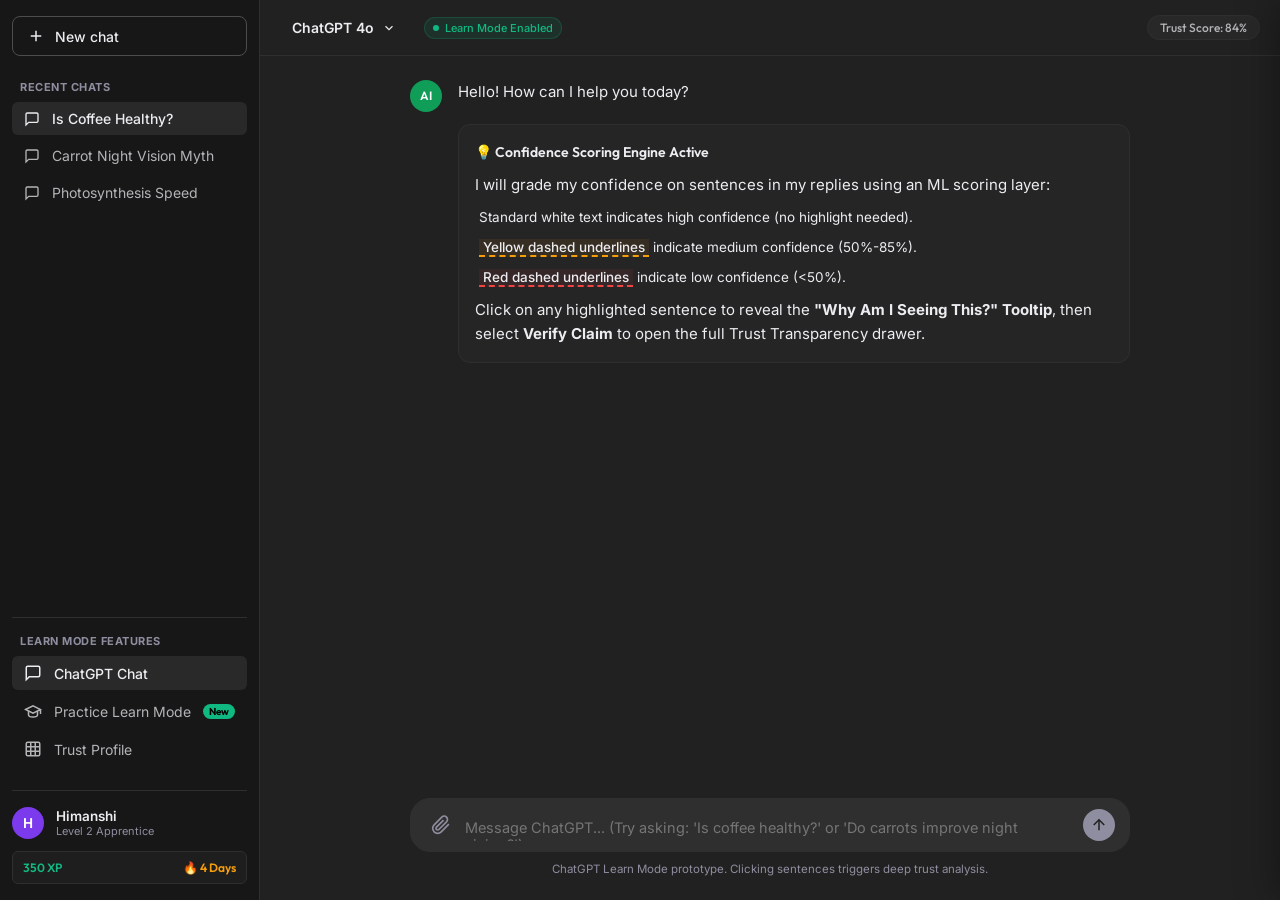
<file: phase_3/index.html>
<!DOCTYPE html>
<html lang="en">
<head>
  <meta charset="UTF-8">
  <meta name="viewport" content="width=device-width, initial-scale=1.0">
  <title>ChatGPT - Learn Mode Feature Prototype</title>
  <!-- Google Fonts for Outfit and Inter -->
  <link rel="preconnect" href="https://fonts.googleapis.com">
  <link rel="preconnect" href="https://fonts.gstatic.com" crossorigin>
  <link href="https://fonts.googleapis.com/css2?family=Inter:wght@300;400;500;600;700&family=Outfit:wght@400;500;600;700&display=swap" rel="stylesheet">
  <link rel="stylesheet" href="styles.css">
</head>
<body class="dark-theme">
  <div class="app-container">
    <!-- Left Sidebar -->
    <aside class="sidebar">
      <div class="sidebar-header">
        <button class="new-chat-btn" id="new-chat-sidebar-btn">
          <svg width="18" height="18" viewBox="0 0 24 24" fill="none" stroke="currentColor" stroke-width="2">
            <line x1="12" y1="5" x2="12" y2="19"></line>
            <line x1="5" y1="12" x2="19" y2="12"></line>
          </svg>
          New chat
        </button>
      </div>

      <!-- Conversations List -->
      <div class="nav-section chat-history">
        <span class="section-title">Recent Chats</span>
        <ul class="history-list">
          <li class="history-item active" data-chat-trigger="coffee">
            <svg width="16" height="16" viewBox="0 0 24 24" fill="none" stroke="currentColor" stroke-width="2">
              <path d="M21 15a2 2 0 0 1-2 2H7l-4 4V5a2 2 0 0 1 2-2h14a2 2 0 0 1 2 2z"></path>
            </svg>
            <span class="chat-title">Is Coffee Healthy?</span>
          </li>
          <li class="history-item" data-chat-trigger="carrot">
            <svg width="16" height="16" viewBox="0 0 24 24" fill="none" stroke="currentColor" stroke-width="2">
              <path d="M21 15a2 2 0 0 1-2 2H7l-4 4V5a2 2 0 0 1 2-2h14a2 2 0 0 1 2 2z"></path>
            </svg>
            <span class="chat-title">Carrot Night Vision Myth</span>
          </li>
          <li class="history-item" data-chat-trigger="photosynthesis">
            <svg width="16" height="16" viewBox="0 0 24 24" fill="none" stroke="currentColor" stroke-width="2">
              <path d="M21 15a2 2 0 0 1-2 2H7l-4 4V5a2 2 0 0 1 2-2h14a2 2 0 0 1 2 2z"></path>
            </svg>
            <span class="chat-title">Photosynthesis Speed</span>
          </li>
        </ul>
      </div>

      <!-- Navigation tabs (Chat, Learn Mode, Personal Dashboard) -->
      <div class="nav-section main-nav">
        <span class="section-title">Learn Mode Features</span>
        <ul class="nav-list">
          <li class="nav-tab active" data-tab="chat">
            <svg width="18" height="18" viewBox="0 0 24 24" fill="none" stroke="currentColor" stroke-width="2">
              <path d="M21 15a2 2 0 0 1-2 2H7l-4 4V5a2 2 0 0 1 2-2h14a2 2 0 0 1 2 2z"></path>
            </svg>
            <span>ChatGPT Chat</span>
          </li>
          <li class="nav-tab" data-tab="learn">
            <svg width="18" height="18" viewBox="0 0 24 24" fill="none" stroke="currentColor" stroke-width="2">
              <path d="M22 10v6M2 10l10-5 10 5-10 5z"></path>
              <path d="M6 12v5c0 2 2 3 6 3s6-1 6-3v-5"></path>
            </svg>
            <span>Practice Learn Mode</span>
            <span class="badge-new">New</span>
          </li>
          <li class="nav-tab" data-tab="dashboard">
            <svg width="18" height="18" viewBox="0 0 24 24" fill="none" stroke="currentColor" stroke-width="2">
              <rect x="3" y="3" width="18" height="18" rx="2" ry="2"></rect>
              <line x1="9" y1="3" x2="9" y2="21"></line>
              <line x1="15" y1="3" x2="15" y2="21"></line>
              <line x1="3" y1="9" x2="21" y2="9"></line>
              <line x1="3" y1="15" x2="21" y2="15"></line>
            </svg>
            <span>Trust Profile</span>
          </li>
        </ul>
      </div>

      <!-- Sidebar Footer / Profile -->
      <div class="sidebar-footer">
        <div class="user-widget">
          <div class="user-avatar">H</div>
          <div class="user-info">
            <span class="user-name">Himanshi</span>
            <span class="user-role">Level 2 Apprentice</span>
          </div>
        </div>
        <div class="points-tracker">
          <span class="points-value">350 XP</span>
          <span class="streak-value">🔥 4 Days</span>
        </div>
      </div>
    </aside>

    <!-- Main Content Area -->
    <main class="main-content">
      <!-- Header -->
      <header class="app-header">
        <div class="header-left">
          <div class="model-selector">
            <span>ChatGPT 4o</span>
            <svg width="14" height="14" viewBox="0 0 24 24" fill="none" stroke="currentColor" stroke-width="2">
              <polyline points="6 9 12 15 18 9"></polyline>
            </svg>
          </div>
          <div class="badge-learn-enabled">
            <span class="pulse-dot"></span>
            <span>Learn Mode Enabled</span>
          </div>
        </div>
        <div class="header-right">
          <!-- Quick Status Widget -->
          <div class="trust-summary-pill" id="header-trust-pill">
            <span>Trust Score: 84%</span>
          </div>
        </div>
      </header>

      <!-- View Containers -->
      <div class="view-wrapper">
        
        <!-- Tab 1: Chat View -->
        <section id="chat-view" class="tab-content active">
          <div class="chat-thread" id="chat-thread-container">
            
            <!-- ChatGPT Greeting Bubble -->
            <div class="message system-message">
              <div class="message-avatar">AI</div>
              <div class="message-body">
                <p>Hello! How can I help you today?</p>
                <div class="system-intro-card">
                  <h4>💡 Confidence Scoring Engine Active</h4>
                  <p>I will grade my confidence on sentences in my replies using an ML scoring layer:</p>
                  <ul>
                    <li>Standard white text indicates high confidence (no highlight needed).</li>
                    <li><span class="sample-underline yellow">Yellow dashed underlines</span> indicate medium confidence (50%-85%).</li>
                    <li><span class="sample-underline red">Red dashed underlines</span> indicate low confidence (&lt;50%).</li>
                  </ul>
                  <p>Click on any highlighted sentence to reveal the <strong>"Why Am I Seeing This?" Tooltip</strong>, then select <strong>Verify Claim</strong> to open the full Trust Transparency drawer.</p>
                </div>
              </div>
            </div>

          </div>

          <!-- Chat Input Area -->
          <footer class="chat-input-area">
            <div class="input-container">
              <button class="attachment-btn">
                <svg width="20" height="20" viewBox="0 0 24 24" fill="none" stroke="currentColor" stroke-width="2">
                  <path d="M21.44 11.05l-9.19 9.19a6 6 0 0 1-8.49-8.49l9.19-9.19a4 4 0 0 1 5.66 5.66l-9.2 9.19a2 2 0 0 1-2.83-2.83l8.49-8.48"></path>
                </svg>
              </button>
              <textarea placeholder="Message ChatGPT... (Try asking: 'Is coffee healthy?' or 'Do carrots improve night vision?')" id="chat-input-field"></textarea>
              <button class="send-btn" id="send-message-btn">
                <svg width="18" height="18" viewBox="0 0 24 24" fill="none" stroke="currentColor" stroke-width="2">
                  <line x1="12" y1="19" x2="12" y2="5"></line>
                  <polyline points="5 12 12 5 19 12"></polyline>
                </svg>
              </button>
            </div>
            <div class="input-footnote">
              ChatGPT Learn Mode prototype. Clicking sentences triggers deep trust analysis.
            </div>
          </footer>
        </section>

        <!-- Tab 2: Learn Mode View -->
        <section id="learn-view" class="tab-content">
          <div class="view-header">
            <h1 class="view-title">Learn Mode: AI Claim Practice</h1>
            <p class="view-subtitle">Train your critical thinking. Review AI-generated statements, identify hallucinations, and verify sources to build your skills.</p>
          </div>
          
          <div class="learn-placeholder-container">
            <div class="placeholder-icon">🎓</div>
            <h3>Claim Practice Center</h3>
            <p>Phase 5 will bring this full-featured quiz deck online. You will practice categorizing AI claims and spot suspicious data in real-time.</p>
            <div class="mock-card-preview">
              <div class="card-tag">Topic: Nutrition</div>
              <p class="card-claim">"Organic sugar contains a special enzyme that prevents the body from storing it as fat."</p>
              <div class="preview-actions">
                <button class="btn-preview secondary">Trustworthy</button>
                <button class="btn-preview secondary">Questionable</button>
              </div>
            </div>
          </div>
        </section>

        <!-- Tab 3: Dashboard View -->
        <section id="dashboard-view" class="tab-content">
          <div class="view-header">
            <h1 class="view-title">Personal Trust Profile</h1>
            <p class="view-subtitle">Monitor your trust score, accuracy rate, learning topics, and verification history.</p>
          </div>

          <div class="dashboard-placeholder-container">
            <div class="placeholder-icon">📊</div>
            <h3>Fidelity Metrics & History</h3>
            <p>Phase 4 will activate this dynamic dashboard. You will see real-time verification graphs, accuracy metrics, and your detailed claim verification history ledger.</p>
            <div class="mock-metrics-row">
              <div class="metric-box">
                <span class="box-label">Claims Verified</span>
                <span class="box-number">14</span>
              </div>
              <div class="metric-box">
                <span class="box-label">Accuracy Rate</span>
                <span class="box-number">92%</span>
              </div>
              <div class="metric-box">
                <span class="box-label">Current Streak</span>
                <span class="box-number">🔥 4 Days</span>
              </div>
            </div>
          </div>
        </section>

      </div>
    </main>
  </div>

  <!-- "Why Am I Seeing This?" Tooltip -->
  <div class="explain-tooltip" id="explain-tooltip-container">
    <div class="tooltip-header">
      <span class="tooltip-badge yellow" id="tooltip-severity-badge">Medium Confidence</span>
      <span class="tooltip-score" id="tooltip-score-val">72%</span>
    </div>
    <p class="tooltip-explanation" id="tooltip-explanation-text">
      This claim is marked Medium Confidence because current evidence is incomplete or sources disagree.
    </p>
    <div class="tooltip-footer">
      <button class="btn-tooltip-verify" id="tooltip-verify-trigger-btn">Verify Claim</button>
      <button class="btn-tooltip-close" id="tooltip-close-btn">Dismiss</button>
    </div>
    <div class="tooltip-arrow"></div>
  </div>

  <!-- Trust Transparency Drawer (Slide-out) -->
  <div class="trust-drawer" id="trust-drawer-container">
    <div class="drawer-header">
      <div class="drawer-title-group">
        <span class="drawer-meta-topic" id="drawer-meta-topic">Topic: Nutrition</span>
        <h3 class="drawer-title">Verification Drawer</h3>
      </div>
      <button class="btn-drawer-close" id="btn-drawer-close" aria-label="Close drawer">&times;</button>
    </div>
    
    <div class="drawer-content">
      <!-- Sentence Claim Box -->
      <div class="drawer-card block-claim">
        <h4 class="card-title">Evaluated Claim</h4>
        <p class="evaluated-claim-text" id="drawer-claim-text">
          "Caffeine consumption increases your basal metabolic rate by 20% to 30%, leading to rapid weight loss."
        </p>
      </div>
      
      <!-- Score & Status Indicators -->
      <div class="drawer-stats-row">
        <div class="drawer-stat-card">
          <span class="stat-label">Confidence Score</span>
          <div class="score-display-wrapper">
            <span class="score-percentage-num" id="drawer-score-val">72%</span>
            <div class="score-track">
              <div class="score-bar" id="drawer-score-bar" style="width: 72%;"></div>
            </div>
          </div>
        </div>
        <div class="drawer-stat-card">
          <span class="stat-label">Verification Status</span>
          <span class="status-pill pending" id="drawer-status-pill">Pending Verification</span>
        </div>
      </div>
      
      <!-- Trust Transparency Breakdown -->
      <div class="drawer-card">
        <h4 class="card-title">Why Confidence is Reduced</h4>
        <div class="reason-breakdown-list" id="drawer-reasons-list">
          <div class="reason-bullet">
            <span class="bullet-icon">⚠️</span>
            <span class="bullet-text">Incomplete empirical evidence backing this specific percentage.</span>
          </div>
          <div class="reason-bullet">
            <span class="bullet-icon">⚠️</span>
            <span class="bullet-text">Sources disagree or cite contradictory findings in clinical trials.</span>
          </div>
        </div>
      </div>
      
      <!-- Verified Citation Details -->
      <div class="drawer-card" id="drawer-citation-card">
        <h4 class="card-title">Verified Primary Source</h4>
        <div class="citation-source-group">
          <div class="citation-source-logo">🔍</div>
          <div class="citation-source-info">
            <span class="citation-source-name" id="drawer-source-name">National Institutes of Health (NIH)</span>
            <span class="citation-source-domain" id="drawer-source-domain">ncbi.nlm.nih.gov</span>
          </div>
        </div>
        <p class="citation-explanation-text" id="drawer-explanation-text">
          Clinical trials show caffeine increases metabolic rates by only 3% to 11% in healthy subjects. Long term weight loss correlates to consistent dietary calorie deficits rather than caffeine habits.
        </p>
        <a href="#" target="_blank" class="btn-drawer-link" id="drawer-source-link">
          <span>Explore Primary Source Material</span>
          <svg width="14" height="14" viewBox="0 0 24 24" fill="none" stroke="currentColor" stroke-width="2">
            <path d="M18 13v6a2 2 0 0 1-2 2H5a2 2 0 0 1-2-2V8a2 2 0 0 1 2-2h6"></path>
            <polyline points="15 3 21 3 21 9"></polyline>
            <line x1="10" y1="14" x2="21" y2="3"></line>
          </svg>
        </a>
      </div>
    </div>
    
    <!-- Action buttons -->
    <div class="drawer-actions" id="drawer-actions-container">
      <button class="btn-drawer-action dispute" id="btn-dispute-claim">
        <svg width="16" height="16" viewBox="0 0 24 24" fill="none" stroke="currentColor" stroke-width="2">
          <circle cx="12" cy="12" r="10"></circle>
          <line x1="15" y1="9" x2="9" y2="15"></line>
          <line x1="9" y1="9" x2="15" y2="15"></line>
        </svg>
        Dispute Claim
      </button>
      <button class="btn-drawer-action confirm" id="btn-confirm-claim">
        <svg width="16" height="16" viewBox="0 0 24 24" fill="none" stroke="currentColor" stroke-width="2">
          <polyline points="20 6 9 17 4 12"></polyline>
        </svg>
        Confirm Claim
      </button>
    </div>
  </div>

  <!-- Notification Banner -->
  <div class="points-notification" id="points-notification-banner">
    <div class="notification-content">
      <span class="notification-points" id="points-notif-title">+50 Trust Points!</span>
      <span class="notification-detail" id="points-notif-detail">Claim successfully verified.</span>
    </div>
  </div>

  <!-- Backdrop -->
  <div class="drawer-overlay" id="drawer-backdrop"></div>

  <!-- Scripts -->
  <script src="mock_data.js"></script>
  <script src="app.js"></script>
</body>
</html>
</file>
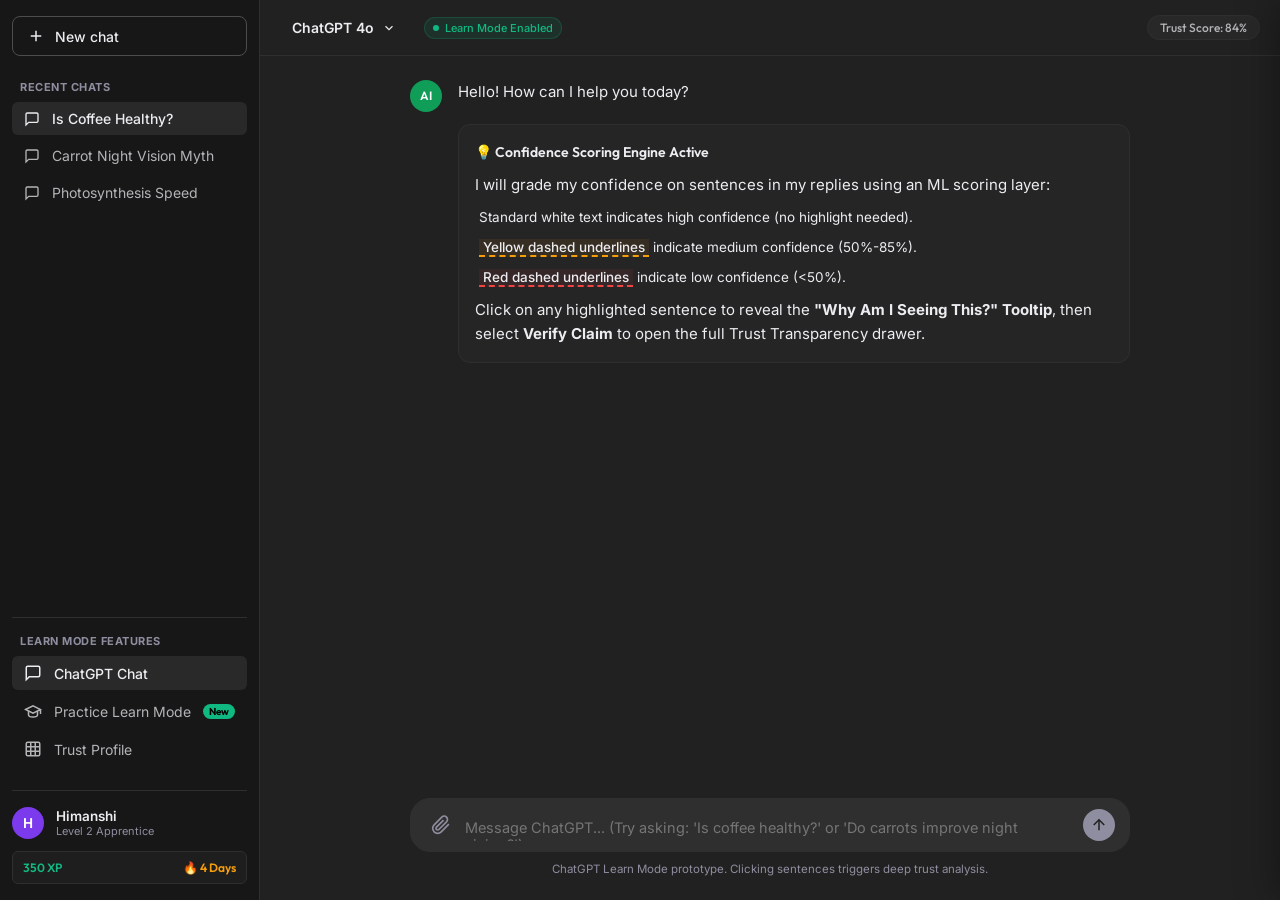
<file: phase_4/index.html>
<!DOCTYPE html>
<html lang="en">
<head>
  <meta charset="UTF-8">
  <meta name="viewport" content="width=device-width, initial-scale=1.0">
  <title>ChatGPT - Learn Mode Feature Prototype</title>
  <!-- Google Fonts for Outfit and Inter -->
  <link rel="preconnect" href="https://fonts.googleapis.com">
  <link rel="preconnect" href="https://fonts.gstatic.com" crossorigin>
  <link href="https://fonts.googleapis.com/css2?family=Inter:wght@300;400;500;600;700&family=Outfit:wght@400;500;600;700&display=swap" rel="stylesheet">
  <link rel="stylesheet" href="styles.css">
</head>
<body class="dark-theme">
  <div class="app-container">
    <!-- Left Sidebar -->
    <aside class="sidebar">
      <div class="sidebar-header">
        <button class="new-chat-btn" id="new-chat-sidebar-btn">
          <svg width="18" height="18" viewBox="0 0 24 24" fill="none" stroke="currentColor" stroke-width="2">
            <line x1="12" y1="5" x2="12" y2="19"></line>
            <line x1="5" y1="12" x2="19" y2="12"></line>
          </svg>
          New chat
        </button>
      </div>

      <!-- Conversations List -->
      <div class="nav-section chat-history">
        <span class="section-title">Recent Chats</span>
        <ul class="history-list">
          <li class="history-item active" data-chat-trigger="coffee">
            <svg width="16" height="16" viewBox="0 0 24 24" fill="none" stroke="currentColor" stroke-width="2">
              <path d="M21 15a2 2 0 0 1-2 2H7l-4 4V5a2 2 0 0 1 2-2h14a2 2 0 0 1 2 2z"></path>
            </svg>
            <span class="chat-title">Is Coffee Healthy?</span>
          </li>
          <li class="history-item" data-chat-trigger="carrot">
            <svg width="16" height="16" viewBox="0 0 24 24" fill="none" stroke="currentColor" stroke-width="2">
              <path d="M21 15a2 2 0 0 1-2 2H7l-4 4V5a2 2 0 0 1 2-2h14a2 2 0 0 1 2 2z"></path>
            </svg>
            <span class="chat-title">Carrot Night Vision Myth</span>
          </li>
          <li class="history-item" data-chat-trigger="photosynthesis">
            <svg width="16" height="16" viewBox="0 0 24 24" fill="none" stroke="currentColor" stroke-width="2">
              <path d="M21 15a2 2 0 0 1-2 2H7l-4 4V5a2 2 0 0 1 2-2h14a2 2 0 0 1 2 2z"></path>
            </svg>
            <span class="chat-title">Photosynthesis Speed</span>
          </li>
        </ul>
      </div>

      <!-- Navigation tabs (Chat, Learn Mode, Personal Dashboard) -->
      <div class="nav-section main-nav">
        <span class="section-title">Learn Mode Features</span>
        <ul class="nav-list">
          <li class="nav-tab active" data-tab="chat">
            <svg width="18" height="18" viewBox="0 0 24 24" fill="none" stroke="currentColor" stroke-width="2">
              <path d="M21 15a2 2 0 0 1-2 2H7l-4 4V5a2 2 0 0 1 2-2h14a2 2 0 0 1 2 2z"></path>
            </svg>
            <span>ChatGPT Chat</span>
          </li>
          <li class="nav-tab" data-tab="learn">
            <svg width="18" height="18" viewBox="0 0 24 24" fill="none" stroke="currentColor" stroke-width="2">
              <path d="M22 10v6M2 10l10-5 10 5-10 5z"></path>
              <path d="M6 12v5c0 2 2 3 6 3s6-1 6-3v-5"></path>
            </svg>
            <span>Practice Learn Mode</span>
            <span class="badge-new">New</span>
          </li>
          <li class="nav-tab" data-tab="dashboard">
            <svg width="18" height="18" viewBox="0 0 24 24" fill="none" stroke="currentColor" stroke-width="2">
              <rect x="3" y="3" width="18" height="18" rx="2" ry="2"></rect>
              <line x1="9" y1="3" x2="9" y2="21"></line>
              <line x1="15" y1="3" x2="15" y2="21"></line>
              <line x1="3" y1="9" x2="21" y2="9"></line>
              <line x1="3" y1="15" x2="21" y2="15"></line>
            </svg>
            <span>Trust Profile</span>
          </li>
        </ul>
      </div>

      <!-- Sidebar Footer / Profile -->
      <div class="sidebar-footer">
        <div class="user-widget">
          <div class="user-avatar">H</div>
          <div class="user-info">
            <span class="user-name">Himanshi</span>
            <span class="user-role" id="sidebar-user-role">Level 2 Apprentice</span>
          </div>
        </div>
        <div class="points-tracker">
          <span class="points-value" id="sidebar-points-val">350 XP</span>
          <span class="streak-value" id="sidebar-streak-val">🔥 4 Days</span>
        </div>
      </div>
    </aside>

    <!-- Main Content Area -->
    <main class="main-content">
      <!-- Header -->
      <header class="app-header">
        <div class="header-left">
          <div class="model-selector">
            <span>ChatGPT 4o</span>
            <svg width="14" height="14" viewBox="0 0 24 24" fill="none" stroke="currentColor" stroke-width="2">
              <polyline points="6 9 12 15 18 9"></polyline>
            </svg>
          </div>
          <div class="badge-learn-enabled">
            <span class="pulse-dot"></span>
            <span>Learn Mode Enabled</span>
          </div>
        </div>
        <div class="header-right">
          <!-- Quick Status Widget -->
          <div class="trust-summary-pill" id="header-trust-pill">
            <span>Trust Score: 84%</span>
          </div>
        </div>
      </header>

      <!-- View Containers -->
      <div class="view-wrapper">
        
        <!-- Tab 1: Chat View -->
        <section id="chat-view" class="tab-content active">
          <div class="chat-thread" id="chat-thread-container">
            
            <!-- ChatGPT Greeting Bubble -->
            <div class="message system-message">
              <div class="message-avatar">AI</div>
              <div class="message-body">
                <p>Hello! How can I help you today?</p>
                <div class="system-intro-card">
                  <h4>💡 Confidence Scoring Engine Active</h4>
                  <p>I will grade my confidence on sentences in my replies using an ML scoring layer:</p>
                  <ul>
                    <li>Standard white text indicates high confidence (no highlight needed).</li>
                    <li><span class="sample-underline yellow">Yellow dashed underlines</span> indicate medium confidence (50%-85%).</li>
                    <li><span class="sample-underline red">Red dashed underlines</span> indicate low confidence (&lt;50%).</li>
                  </ul>
                  <p>Click on any highlighted sentence to reveal the <strong>"Why Am I Seeing This?" Tooltip</strong>, then select <strong>Verify Claim</strong> to open the full Trust Transparency drawer.</p>
                </div>
              </div>
            </div>

          </div>

          <!-- Chat Input Area -->
          <footer class="chat-input-area">
            <div class="input-container">
              <button class="attachment-btn">
                <svg width="20" height="20" viewBox="0 0 24 24" fill="none" stroke="currentColor" stroke-width="2">
                  <path d="M21.44 11.05l-9.19 9.19a6 6 0 0 1-8.49-8.49l9.19-9.19a4 4 0 0 1 5.66 5.66l-9.2 9.19a2 2 0 0 1-2.83-2.83l8.49-8.48"></path>
                </svg>
              </button>
              <textarea placeholder="Message ChatGPT... (Try asking: 'Is coffee healthy?' or 'Do carrots improve night vision?')" id="chat-input-field"></textarea>
              <button class="send-btn" id="send-message-btn">
                <svg width="18" height="18" viewBox="0 0 24 24" fill="none" stroke="currentColor" stroke-width="2">
                  <line x1="12" y1="19" x2="12" y2="5"></line>
                  <polyline points="5 12 12 5 19 12"></polyline>
                </svg>
              </button>
            </div>
            <div class="input-footnote">
              ChatGPT Learn Mode prototype. Clicking sentences triggers deep trust analysis.
            </div>
          </footer>
        </section>

        <!-- Tab 2: Learn Mode View -->
        <section id="learn-view" class="tab-content">
          <div class="view-header">
            <h1 class="view-title">Learn Mode: AI Claim Practice</h1>
            <p class="view-subtitle">Train your critical thinking. Review AI-generated statements, identify hallucinations, and verify sources to build your skills.</p>
          </div>
          
          <div class="learn-placeholder-container">
            <div class="placeholder-icon">🎓</div>
            <h3>Claim Practice Center</h3>
            <p>Phase 5 will bring this full-featured quiz deck online. You will practice categorizing AI claims and spot suspicious data in real-time.</p>
            <div class="mock-card-preview">
              <div class="card-tag">Topic: Nutrition</div>
              <p class="card-claim">"Organic sugar contains a special enzyme that prevents the body from storing it as fat."</p>
              <div class="preview-actions">
                <button class="btn-preview secondary">Trustworthy</button>
                <button class="btn-preview secondary">Questionable</button>
              </div>
            </div>
          </div>
        </section>

        <!-- Tab 3: Dashboard View -->
        <section id="dashboard-view" class="tab-content">
          <div class="view-header">
            <h1 class="view-title">Trust Profile & Metrics</h1>
            <p class="view-subtitle">Monitor your trust score, accuracy rate, verified categories, and claim history ledger.</p>
          </div>

          <div class="dashboard-grid">
            
            <!-- Trust Score Dial Card -->
            <div class="dash-card score-dial-card">
              <h4 class="dash-card-title">Fidelity Profile</h4>
              <div class="dial-container">
                <svg width="140" height="140" viewBox="0 0 140 140" class="dial-svg">
                  <circle cx="70" cy="70" r="55" class="dial-bg"></circle>
                  <circle cx="70" cy="70" r="55" class="dial-progress" id="dial-progress-circle" style="stroke-dashoffset: 57.73;"></circle>
                </svg>
                <div class="dial-labels">
                  <span class="dial-percentage-num" id="dash-trust-score-num">84%</span>
                  <span class="dial-label-title">Trust Score</span>
                </div>
              </div>
              <div class="level-xp-container">
                <div class="level-badge" id="dash-level-badge">Lvl 2</div>
                <div class="xp-bar-wrapper">
                  <div class="xp-bar-fill" id="dash-xp-bar" style="width: 70%;"></div>
                  <span class="xp-bar-text" id="dash-xp-text">350 / 500 XP</span>
                </div>
              </div>
            </div>

            <!-- Metrics Squares Subgrid -->
            <div class="metrics-subgrid">
              <div class="dash-card metric-square">
                <span class="square-icon">🔍</span>
                <div class="square-details">
                  <span class="square-num" id="dash-verified-count">14</span>
                  <span class="square-label">Claims Verified</span>
                </div>
              </div>
              <div class="dash-card metric-square">
                <span class="square-icon">🎯</span>
                <div class="square-details">
                  <span class="square-num" id="dash-accuracy-num">92%</span>
                  <span class="square-label">Accuracy Rate</span>
                </div>
              </div>
              <div class="dash-card metric-square">
                <span class="square-icon">🔥</span>
                <div class="square-details">
                  <span class="square-num" id="dash-streak-num">4 Days</span>
                  <span class="square-label">Active Streak</span>
                </div>
              </div>
            </div>

            <!-- Topic Distributions Card -->
            <div class="dash-card topics-card">
              <h4 class="dash-card-title">Verified Topic Coverage</h4>
              <div class="topics-list-container" id="dash-topics-list">
                <!-- Dynamic topic rows filled inside script -->
              </div>
            </div>

            <!-- Badges Chest -->
            <div class="dash-card badges-card">
              <h4 class="dash-card-title">Credentials & Credentials Cabinet</h4>
              <div class="badges-grid-container" id="dash-badges-grid">
                <!-- Badges render dynamically -->
              </div>
            </div>

            <!-- History Table (Full Width) -->
            <div class="dash-card ledger-card full-width">
              <h4 class="dash-card-title">AI Claim Verification Ledger</h4>
              <div class="ledger-table-wrapper">
                <table class="ledger-table">
                  <thead>
                    <tr>
                      <th>Evaluated Claim Statement</th>
                      <th>Topic</th>
                      <th>Action Taken</th>
                      <th>Fidelity Rating</th>
                      <th>XP Gained</th>
                      <th>Date Verified</th>
                    </tr>
                  </thead>
                  <tbody id="dash-ledger-body">
                    <!-- Dynamic rows populated by script -->
                  </tbody>
                </table>
              </div>
            </div>

          </div>
        </section>

      </div>
    </main>
  </div>

  <!-- "Why Am I Seeing This?" Tooltip -->
  <div class="explain-tooltip" id="explain-tooltip-container">
    <div class="tooltip-header">
      <span class="tooltip-badge yellow" id="tooltip-severity-badge">Medium Confidence</span>
      <span class="tooltip-score" id="tooltip-score-val">72%</span>
    </div>
    <p class="tooltip-explanation" id="tooltip-explanation-text">
      This claim is marked Medium Confidence because current evidence is incomplete or sources disagree.
    </p>
    <div class="tooltip-footer">
      <button class="btn-tooltip-verify" id="tooltip-verify-trigger-btn">Verify Claim</button>
      <button class="btn-tooltip-close" id="tooltip-close-btn">Dismiss</button>
    </div>
    <div class="tooltip-arrow"></div>
  </div>

  <!-- Trust Transparency Drawer (Slide-out) -->
  <div class="trust-drawer" id="trust-drawer-container">
    <div class="drawer-header">
      <div class="drawer-title-group">
        <span class="drawer-meta-topic" id="drawer-meta-topic">Topic: Nutrition</span>
        <h3 class="drawer-title">Verification Drawer</h3>
      </div>
      <button class="btn-drawer-close" id="btn-drawer-close" aria-label="Close drawer">&times;</button>
    </div>
    
    <div class="drawer-content">
      <!-- Sentence Claim Box -->
      <div class="drawer-card block-claim">
        <h4 class="card-title">Evaluated Claim</h4>
        <p class="evaluated-claim-text" id="drawer-claim-text">
          "Caffeine consumption increases your basal metabolic rate by 20% to 30%, leading to rapid weight loss."
        </p>
      </div>
      
      <!-- Score & Status Indicators -->
      <div class="drawer-stats-row">
        <div class="drawer-stat-card">
          <span class="stat-label">Confidence Score</span>
          <div class="score-display-wrapper">
            <span class="score-percentage-num" id="drawer-score-val">72%</span>
            <div class="score-track">
              <div class="score-bar" id="drawer-score-bar" style="width: 72%;"></div>
            </div>
          </div>
        </div>
        <div class="drawer-stat-card">
          <span class="stat-label">Verification Status</span>
          <span class="status-pill pending" id="drawer-status-pill">Pending Verification</span>
        </div>
      </div>
      
      <!-- Trust Transparency Breakdown -->
      <div class="drawer-card">
        <h4 class="card-title">Why Confidence is Reduced</h4>
        <div class="reason-breakdown-list" id="drawer-reasons-list">
          <div class="reason-bullet">
            <span class="bullet-icon">⚠️</span>
            <span class="bullet-text">Incomplete empirical evidence backing this specific percentage.</span>
          </div>
          <div class="reason-bullet">
            <span class="bullet-icon">⚠️</span>
            <span class="bullet-text">Sources disagree or cite contradictory findings in clinical trials.</span>
          </div>
        </div>
      </div>
      
      <!-- Verified Citation Details -->
      <div class="drawer-card" id="drawer-citation-card">
        <h4 class="card-title">Verified Primary Source</h4>
        <div class="citation-source-group">
          <div class="citation-source-logo">🔍</div>
          <div class="citation-source-info">
            <span class="citation-source-name" id="drawer-source-name">National Institutes of Health (NIH)</span>
            <span class="citation-source-domain" id="drawer-source-domain">ncbi.nlm.nih.gov</span>
          </div>
        </div>
        <p class="citation-explanation-text" id="drawer-explanation-text">
          Clinical trials show caffeine increases metabolic rates by only 3% to 11% in healthy subjects. Long term weight loss correlates to consistent dietary calorie deficits rather than caffeine habits.
        </p>
        <a href="#" target="_blank" class="btn-drawer-link" id="drawer-source-link">
          <span>Explore Primary Source Material</span>
          <svg width="14" height="14" viewBox="0 0 24 24" fill="none" stroke="currentColor" stroke-width="2">
            <path d="M18 13v6a2 2 0 0 1-2 2H5a2 2 0 0 1-2-2V8a2 2 0 0 1 2-2h6"></path>
            <polyline points="15 3 21 3 21 9"></polyline>
            <line x1="10" y1="14" x2="21" y2="3"></line>
          </svg>
        </a>
      </div>
    </div>
    
    <!-- Action buttons -->
    <div class="drawer-actions" id="drawer-actions-container">
      <button class="btn-drawer-action dispute" id="btn-dispute-claim">
        <svg width="16" height="16" viewBox="0 0 24 24" fill="none" stroke="currentColor" stroke-width="2">
          <circle cx="12" cy="12" r="10"></circle>
          <line x1="15" y1="9" x2="9" y2="15"></line>
          <line x1="9" y1="9" x2="15" y2="15"></line>
        </svg>
        Dispute Claim
      </button>
      <button class="btn-drawer-action confirm" id="btn-confirm-claim">
        <svg width="16" height="16" viewBox="0 0 24 24" fill="none" stroke="currentColor" stroke-width="2">
          <polyline points="20 6 9 17 4 12"></polyline>
        </svg>
        Confirm Claim
      </button>
    </div>
  </div>

  <!-- Notification Banner -->
  <div class="points-notification" id="points-notification-banner">
    <div class="notification-content">
      <span class="notification-points" id="points-notif-title">+50 Trust Points!</span>
      <span class="notification-detail" id="points-notif-detail">Claim successfully verified.</span>
    </div>
  </div>

  <!-- Backdrop -->
  <div class="drawer-overlay" id="drawer-backdrop"></div>

  <!-- Scripts -->
  <script src="mock_data.js"></script>
  <script src="app.js"></script>
</body>
</html>
</file>
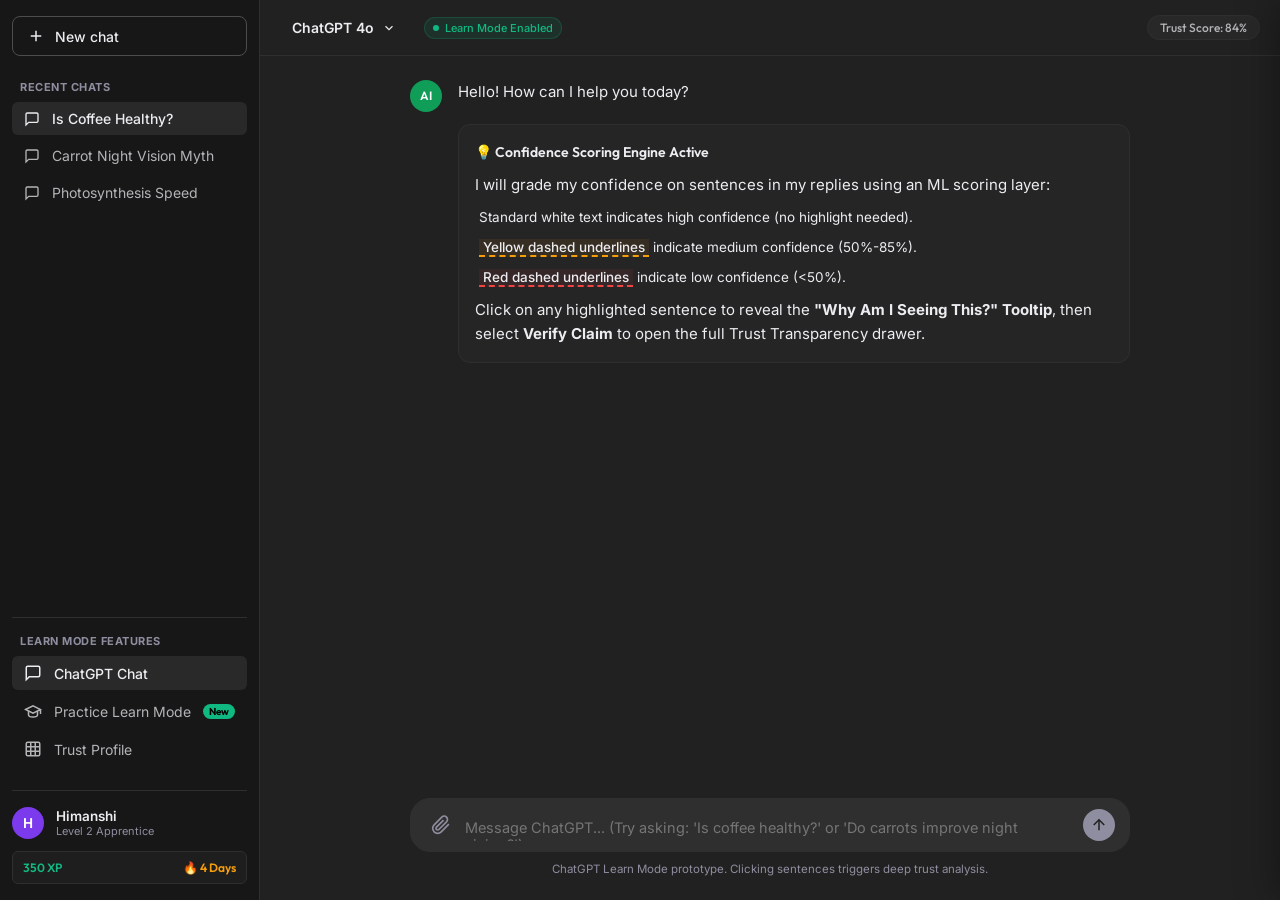
<file: phase_5/index.html>
<!DOCTYPE html>
<html lang="en">
<head>
  <meta charset="UTF-8">
  <meta name="viewport" content="width=device-width, initial-scale=1.0">
  <title>ChatGPT - Learn Mode Feature Prototype</title>
  <!-- Google Fonts for Outfit and Inter -->
  <link rel="preconnect" href="https://fonts.googleapis.com">
  <link rel="preconnect" href="https://fonts.gstatic.com" crossorigin>
  <link href="https://fonts.googleapis.com/css2?family=Inter:wght@300;400;500;600;700&family=Outfit:wght@400;500;600;700&display=swap" rel="stylesheet">
  <link rel="stylesheet" href="styles.css">
</head>
<body class="dark-theme">
  <div class="app-container">
    <!-- Left Sidebar -->
    <aside class="sidebar">
      <div class="sidebar-header">
        <button class="new-chat-btn" id="new-chat-sidebar-btn">
          <svg width="18" height="18" viewBox="0 0 24 24" fill="none" stroke="currentColor" stroke-width="2">
            <line x1="12" y1="5" x2="12" y2="19"></line>
            <line x1="5" y1="12" x2="19" y2="12"></line>
          </svg>
          New chat
        </button>
      </div>

      <!-- Conversations List -->
      <div class="nav-section chat-history">
        <span class="section-title">Recent Chats</span>
        <ul class="history-list">
          <li class="history-item active" data-chat-trigger="coffee">
            <svg width="16" height="16" viewBox="0 0 24 24" fill="none" stroke="currentColor" stroke-width="2">
              <path d="M21 15a2 2 0 0 1-2 2H7l-4 4V5a2 2 0 0 1 2-2h14a2 2 0 0 1 2 2z"></path>
            </svg>
            <span class="chat-title">Is Coffee Healthy?</span>
          </li>
          <li class="history-item" data-chat-trigger="carrot">
            <svg width="16" height="16" viewBox="0 0 24 24" fill="none" stroke="currentColor" stroke-width="2">
              <path d="M21 15a2 2 0 0 1-2 2H7l-4 4V5a2 2 0 0 1 2-2h14a2 2 0 0 1 2 2z"></path>
            </svg>
            <span class="chat-title">Carrot Night Vision Myth</span>
          </li>
          <li class="history-item" data-chat-trigger="photosynthesis">
            <svg width="16" height="16" viewBox="0 0 24 24" fill="none" stroke="currentColor" stroke-width="2">
              <path d="M21 15a2 2 0 0 1-2 2H7l-4 4V5a2 2 0 0 1 2-2h14a2 2 0 0 1 2 2z"></path>
            </svg>
            <span class="chat-title">Photosynthesis Speed</span>
          </li>
        </ul>
      </div>

      <!-- Navigation tabs (Chat, Learn Mode, Personal Dashboard) -->
      <div class="nav-section main-nav">
        <span class="section-title">Learn Mode Features</span>
        <ul class="nav-list">
          <li class="nav-tab active" data-tab="chat">
            <svg width="18" height="18" viewBox="0 0 24 24" fill="none" stroke="currentColor" stroke-width="2">
              <path d="M21 15a2 2 0 0 1-2 2H7l-4 4V5a2 2 0 0 1 2-2h14a2 2 0 0 1 2 2z"></path>
            </svg>
            <span>ChatGPT Chat</span>
          </li>
          <li class="nav-tab" data-tab="learn">
            <svg width="18" height="18" viewBox="0 0 24 24" fill="none" stroke="currentColor" stroke-width="2">
              <path d="M22 10v6M2 10l10-5 10 5-10 5z"></path>
              <path d="M6 12v5c0 2 2 3 6 3s6-1 6-3v-5"></path>
            </svg>
            <span>Practice Learn Mode</span>
            <span class="badge-new">New</span>
          </li>
          <li class="nav-tab" data-tab="dashboard">
            <svg width="18" height="18" viewBox="0 0 24 24" fill="none" stroke="currentColor" stroke-width="2">
              <rect x="3" y="3" width="18" height="18" rx="2" ry="2"></rect>
              <line x1="9" y1="3" x2="9" y2="21"></line>
              <line x1="15" y1="3" x2="15" y2="21"></line>
              <line x1="3" y1="9" x2="21" y2="9"></line>
              <line x1="3" y1="15" x2="21" y2="15"></line>
            </svg>
            <span>Trust Profile</span>
          </li>
        </ul>
      </div>

      <!-- Sidebar Footer / Profile -->
      <div class="sidebar-footer">
        <div class="user-widget">
          <div class="user-avatar">H</div>
          <div class="user-info">
            <span class="user-name">Himanshi</span>
            <span class="user-role" id="sidebar-user-role">Level 2 Apprentice</span>
          </div>
        </div>
        <div class="points-tracker">
          <span class="points-value" id="sidebar-points-val">350 XP</span>
          <span class="streak-value" id="sidebar-streak-val">🔥 4 Days</span>
        </div>
      </div>
    </aside>

    <!-- Main Content Area -->
    <main class="main-content">
      <!-- Header -->
      <header class="app-header">
        <div class="header-left">
          <div class="model-selector">
            <span>ChatGPT 4o</span>
            <svg width="14" height="14" viewBox="0 0 24 24" fill="none" stroke="currentColor" stroke-width="2">
              <polyline points="6 9 12 15 18 9"></polyline>
            </svg>
          </div>
          <div class="badge-learn-enabled">
            <span class="pulse-dot"></span>
            <span>Learn Mode Enabled</span>
          </div>
        </div>
        <div class="header-right">
          <!-- Quick Status Widget -->
          <div class="trust-summary-pill" id="header-trust-pill">
            <span>Trust Score: 84%</span>
          </div>
        </div>
      </header>

      <!-- View Containers -->
      <div class="view-wrapper">
        
        <!-- Tab 1: Chat View -->
        <section id="chat-view" class="tab-content active">
          <div class="chat-thread" id="chat-thread-container">
            
            <!-- ChatGPT Greeting Bubble -->
            <div class="message system-message">
              <div class="message-avatar">AI</div>
              <div class="message-body">
                <p>Hello! How can I help you today?</p>
                <div class="system-intro-card">
                  <h4>💡 Confidence Scoring Engine Active</h4>
                  <p>I will grade my confidence on sentences in my replies using an ML scoring layer:</p>
                  <ul>
                    <li>Standard white text indicates high confidence (no highlight needed).</li>
                    <li><span class="sample-underline yellow">Yellow dashed underlines</span> indicate medium confidence (50%-85%).</li>
                    <li><span class="sample-underline red">Red dashed underlines</span> indicate low confidence (&lt;50%).</li>
                  </ul>
                  <p>Click on any highlighted sentence to reveal the <strong>"Why Am I Seeing This?" Tooltip</strong>, then select <strong>Verify Claim</strong> to open the full Trust Transparency drawer.</p>
                </div>
              </div>
            </div>

          </div>

          <!-- Chat Input Area -->
          <footer class="chat-input-area">
            <div class="input-container">
              <button class="attachment-btn">
                <svg width="20" height="20" viewBox="0 0 24 24" fill="none" stroke="currentColor" stroke-width="2">
                  <path d="M21.44 11.05l-9.19 9.19a6 6 0 0 1-8.49-8.49l9.19-9.19a4 4 0 0 1 5.66 5.66l-9.2 9.19a2 2 0 0 1-2.83-2.83l8.49-8.48"></path>
                </svg>
              </button>
              <textarea placeholder="Message ChatGPT... (Try asking: 'Is coffee healthy?' or 'Do carrots improve night vision?')" id="chat-input-field"></textarea>
              <button class="send-btn" id="send-message-btn">
                <svg width="18" height="18" viewBox="0 0 24 24" fill="none" stroke="currentColor" stroke-width="2">
                  <line x1="12" y1="19" x2="12" y2="5"></line>
                  <polyline points="5 12 12 5 19 12"></polyline>
                </svg>
              </button>
            </div>
            <div class="input-footnote">
              ChatGPT Learn Mode prototype. Clicking sentences triggers deep trust analysis.
            </div>
          </footer>
        </section>

        <!-- Tab 2: Learn Mode View -->
        <section id="learn-view" class="tab-content">
          <div class="view-header">
            <h1 class="view-title">Learn Mode: AI Claim Practice</h1>
            <p class="view-subtitle">Review AI-generated claims, determine if they are trustworthy or questionable, and read detailed citations to build your skills.</p>
          </div>
          
          <div class="learn-practice-container">
            <!-- Carousel Header Progress -->
            <div class="practice-header">
              <span class="card-progress-indicator" id="practice-card-progress">Card 1 of 5</span>
              <div class="practice-streak-pill" id="practice-streak-pill">🔥 4 Day Streak</div>
            </div>

            <!-- Carousel Active Card -->
            <div class="practice-card-wrapper" id="practice-card-box">
              <div class="practice-card-face">
                <span class="card-topic-tag" id="practice-card-topic">Topic: Nutrition</span>
                <p class="practice-claim-text" id="practice-card-claim">
                  "Organic brown sugar contains a special plant enzyme that blocks carbohydrates from converting into body fat."
                </p>
                <div class="practice-card-actions" id="practice-card-actions-row">
                  <button class="btn-practice-option trustworthy" id="btn-practice-trustworthy">
                    <span>👍 Trustworthy</span>
                  </button>
                  <button class="btn-practice-option questionable" id="btn-practice-questionable">
                    <span>👎 Questionable</span>
                  </button>
                </div>
              </div>
            </div>

            <!-- Dynamic Practice Explanatory Sheet (Slides up dynamically) -->
            <div class="practice-feedback-card" id="practice-feedback-card">
              <div class="feedback-header">
                <span class="feedback-badge" id="practice-feedback-badge">Correct! (+10 XP)</span>
              </div>
              <div class="feedback-content">
                <h4 class="feedback-title">Fact Check Explanation</h4>
                <p class="feedback-explanation-text" id="practice-feedback-explanation">
                  All sugar is sucrose, regardless of organic sourcing. No sugar contains fat-blocking enzymes. Standard biological processes digest sucrose identically, converting excess into fat if a caloric surplus exists.
                </p>
              </div>
              <div class="feedback-actions">
                <button class="btn-practice-next" id="btn-practice-next-card">
                  <span>Evaluate Next Claim</span>
                  <svg width="14" height="14" viewBox="0 0 24 24" fill="none" stroke="currentColor" stroke-width="2">
                    <line x1="5" y1="12" x2="19" y2="12"></line>
                    <polyline points="12 5 19 12 12 19"></polyline>
                  </svg>
                </button>
              </div>
            </div>

          </div>
        </section>

        <!-- Tab 3: Dashboard View -->
        <section id="dashboard-view" class="tab-content">
          <div class="view-header">
            <h1 class="view-title">Trust Profile & Metrics</h1>
            <p class="view-subtitle">Monitor your trust score, accuracy rate, verified categories, and claim history ledger.</p>
          </div>

          <div class="dashboard-grid">
            
            <!-- Trust Score Dial Card -->
            <div class="dash-card score-dial-card">
              <h4 class="dash-card-title">Fidelity Profile</h4>
              <div class="dial-container">
                <svg width="140" height="140" viewBox="0 0 140 140" class="dial-svg">
                  <circle cx="70" cy="70" r="55" class="dial-bg"></circle>
                  <circle cx="70" cy="70" r="55" class="dial-progress" id="dial-progress-circle" style="stroke-dashoffset: 57.73;"></circle>
                </svg>
                <div class="dial-labels">
                  <span class="dial-percentage-num" id="dash-trust-score-num">84%</span>
                  <span class="dial-label-title">Trust Score</span>
                </div>
              </div>
              <div class="level-xp-container">
                <div class="level-badge" id="dash-level-badge">Lvl 2</div>
                <div class="xp-bar-wrapper">
                  <div class="xp-bar-fill" id="dash-xp-bar" style="width: 70%;"></div>
                  <span class="xp-bar-text" id="dash-xp-text">350 / 500 XP</span>
                </div>
              </div>
            </div>

            <!-- Metrics Squares Subgrid -->
            <div class="metrics-subgrid">
              <div class="dash-card metric-square">
                <span class="square-icon">🔍</span>
                <div class="square-details">
                  <span class="square-num" id="dash-verified-count">14</span>
                  <span class="square-label">Claims Verified</span>
                </div>
              </div>
              <div class="dash-card metric-square">
                <span class="square-icon">🎯</span>
                <div class="square-details">
                  <span class="square-num" id="dash-accuracy-num">92%</span>
                  <span class="square-label">Accuracy Rate</span>
                </div>
              </div>
              <div class="dash-card metric-square">
                <span class="square-icon">🔥</span>
                <div class="square-details">
                  <span class="square-num" id="dash-streak-num">4 Days</span>
                  <span class="square-label">Active Streak</span>
                </div>
              </div>
            </div>

            <!-- Topic Distributions Card -->
            <div class="dash-card topics-card">
              <h4 class="dash-card-title">Verified Topic Coverage</h4>
              <div class="topics-list-container" id="dash-topics-list">
                <!-- Dynamic topic rows filled inside script -->
              </div>
            </div>

            <!-- Badges Chest -->
            <div class="dash-card badges-card">
              <h4 class="dash-card-title">Credentials Cabinet</h4>
              <div class="badges-grid-container" id="dash-badges-grid">
                <!-- Badges render dynamically -->
              </div>
            </div>

            <!-- History Table (Full Width) -->
            <div class="dash-card ledger-card full-width">
              <h4 class="dash-card-title">AI Claim Verification Ledger</h4>
              <div class="ledger-table-wrapper">
                <table class="ledger-table">
                  <thead>
                    <tr>
                      <th>Evaluated Claim Statement</th>
                      <th>Topic</th>
                      <th>Action Taken</th>
                      <th>Fidelity Rating</th>
                      <th>XP Gained</th>
                      <th>Date Verified</th>
                    </tr>
                  </thead>
                  <tbody id="dash-ledger-body">
                    <!-- Dynamic rows populated by script -->
                  </tbody>
                </table>
              </div>
            </div>

          </div>
        </section>

      </div>
    </main>
  </div>

  <!-- "Why Am I Seeing This?" Tooltip -->
  <div class="explain-tooltip" id="explain-tooltip-container">
    <div class="tooltip-header">
      <span class="tooltip-badge yellow" id="tooltip-severity-badge">Medium Confidence</span>
      <span class="tooltip-score" id="tooltip-score-val">72%</span>
    </div>
    <p class="tooltip-explanation" id="tooltip-explanation-text">
      This claim is marked Medium Confidence because current evidence is incomplete or sources disagree.
    </p>
    <div class="tooltip-footer">
      <button class="btn-tooltip-verify" id="tooltip-verify-trigger-btn">Verify Claim</button>
      <button class="btn-tooltip-close" id="tooltip-close-btn">Dismiss</button>
    </div>
    <div class="tooltip-arrow"></div>
  </div>

  <!-- Trust Transparency Drawer (Slide-out) -->
  <div class="trust-drawer" id="trust-drawer-container">
    <div class="drawer-header">
      <div class="drawer-title-group">
        <span class="drawer-meta-topic" id="drawer-meta-topic">Topic: Nutrition</span>
        <h3 class="drawer-title">Verification Drawer</h3>
      </div>
      <button class="btn-drawer-close" id="btn-drawer-close" aria-label="Close drawer">&times;</button>
    </div>
    
    <div class="drawer-content">
      <!-- Sentence Claim Box -->
      <div class="drawer-card block-claim">
        <h4 class="card-title">Evaluated Claim</h4>
        <p class="evaluated-claim-text" id="drawer-claim-text">
          "Caffeine consumption increases your basal metabolic rate by 20% to 30%, leading to rapid weight loss."
        </p>
      </div>
      
      <!-- Score & Status Indicators -->
      <div class="drawer-stats-row">
        <div class="drawer-stat-card">
          <span class="stat-label">Confidence Score</span>
          <div class="score-display-wrapper">
            <span class="score-percentage-num" id="drawer-score-val">72%</span>
            <div class="score-track">
              <div class="score-bar" id="drawer-score-bar" style="width: 72%;"></div>
            </div>
          </div>
        </div>
        <div class="drawer-stat-card">
          <span class="stat-label">Verification Status</span>
          <span class="status-pill pending" id="drawer-status-pill">Pending Verification</span>
        </div>
      </div>
      
      <!-- Trust Transparency Breakdown -->
      <div class="drawer-card">
        <h4 class="card-title">Why Confidence is Reduced</h4>
        <div class="reason-breakdown-list" id="drawer-reasons-list">
          <div class="reason-bullet">
            <span class="bullet-icon">⚠️</span>
            <span class="bullet-text">Incomplete empirical evidence backing this specific percentage.</span>
          </div>
          <div class="reason-bullet">
            <span class="bullet-icon">⚠️</span>
            <span class="bullet-text">Sources disagree or cite contradictory findings in clinical trials.</span>
          </div>
        </div>
      </div>
      
      <!-- Verified Citation Details -->
      <div class="drawer-card" id="drawer-citation-card">
        <h4 class="card-title">Verified Primary Source</h4>
        <div class="citation-source-group">
          <div class="citation-source-logo">🔍</div>
          <div class="citation-source-info">
            <span class="citation-source-name" id="drawer-source-name">National Institutes of Health (NIH)</span>
            <span class="citation-source-domain" id="drawer-source-domain">ncbi.nlm.nih.gov</span>
          </div>
        </div>
        <p class="citation-explanation-text" id="drawer-explanation-text">
          Clinical trials show caffeine increases metabolic rates by only 3% to 11% in healthy subjects. Long term weight loss correlates to consistent dietary calorie deficits rather than caffeine habits.
        </p>
        <a href="#" target="_blank" class="btn-drawer-link" id="drawer-source-link">
          <span>Explore Primary Source Material</span>
          <svg width="14" height="14" viewBox="0 0 24 24" fill="none" stroke="currentColor" stroke-width="2">
            <path d="M18 13v6a2 2 0 0 1-2 2H5a2 2 0 0 1-2-2V8a2 2 0 0 1 2-2h6"></path>
            <polyline points="15 3 21 3 21 9"></polyline>
            <line x1="10" y1="14" x2="21" y2="3"></line>
          </svg>
        </a>
      </div>
    </div>
    
    <!-- Action buttons -->
    <div class="drawer-actions" id="drawer-actions-container">
      <button class="btn-drawer-action dispute" id="btn-dispute-claim">
        <svg width="16" height="16" viewBox="0 0 24 24" fill="none" stroke="currentColor" stroke-width="2">
          <circle cx="12" cy="12" r="10"></circle>
          <line x1="15" y1="9" x2="9" y2="15"></line>
          <line x1="9" y1="9" x2="15" y2="15"></line>
        </svg>
        Dispute Claim
      </button>
      <button class="btn-drawer-action confirm" id="btn-confirm-claim">
        <svg width="16" height="16" viewBox="0 0 24 24" fill="none" stroke="currentColor" stroke-width="2">
          <polyline points="20 6 9 17 4 12"></polyline>
        </svg>
        Confirm Claim
      </button>
    </div>
  </div>

  <!-- Notification Banner -->
  <div class="points-notification" id="points-notification-banner">
    <div class="notification-content">
      <span class="notification-points" id="points-notif-title">+50 Trust Points!</span>
      <span class="notification-detail" id="points-notif-detail">Claim successfully verified.</span>
    </div>
  </div>

  <!-- Backdrop -->
  <div class="drawer-overlay" id="drawer-backdrop"></div>

  <!-- Scripts -->
  <script src="mock_data.js"></script>
  <script src="app.js"></script>
</body>
</html>
</file>
<file: styles.css>
/* ChatGPT Learn Mode Core CSS */

:root {
  --bg-primary: #0d0d0d;
  --bg-sidebar: #000000;
  --bg-input: #171717;
  --bg-card: #171717;
  --bg-tooltip: #1f1f23;
  --bg-drawer: #0d0d0d;
  --border-color: rgba(255, 255, 255, 0.08);
  --border-active: rgba(255, 255, 255, 0.16);
  --text-primary: #ececf1;
  --text-secondary: #b4b4b8;
  --text-muted: #7d7d8e;
  
  --green-primary: #10A37F;
  --green-bg: rgba(16, 163, 127, 0.06);
  --blue-primary: #3b82f6;
  --blue-bg: rgba(59, 130, 246, 0.06);
  --yellow-primary: #f59e0b;
  --yellow-bg: rgba(245, 158, 11, 0.06);
  --red-primary: #ef4444;
  --red-bg: rgba(239, 68, 68, 0.06);

  --font-chat: 'Inter', -apple-system, BlinkMacSystemFont, "Segoe UI", Roboto, sans-serif;
  --font-ui: 'Inter', sans-serif;
}

* {
  box-sizing: border-box;
  margin: 0;
  padding: 0;
}

body {
  font-family: var(--font-chat);
  background-color: var(--bg-primary);
  color: var(--text-primary);
  height: 100vh;
  width: 100vw;
  overflow: hidden;
  -webkit-font-smoothing: antialiased;
}

/* App Container */
.app-container {
  display: flex;
  height: 100vh;
  width: 100vw;
  overflow: hidden; /* Prevent page-level outer scroll and lock viewport */
}

/* --- Left Sidebar --- */
.sidebar {
  width: 260px;
  background-color: var(--bg-sidebar);
  border-right: 1px solid var(--border-color);
  display: flex;
  flex-direction: column;
  padding: 16px 12px;
  flex-shrink: 0;
  z-index: 10;
  overflow-y: auto;
}

.sidebar-header {
  margin-bottom: 20px;
}

.logo-area {
  display: flex;
  align-items: center;
  gap: 10px;
  padding: 6px 8px 14px;
}

.shield-logo {
  filter: drop-shadow(0 0 6px rgba(16, 185, 129, 0.3));
}

.logo-text {
  font-family: var(--font-ui);
  font-weight: 700;
  font-size: 19px;
  color: var(--text-primary);
  letter-spacing: 0.5px;
}

.new-chat-btn {
  width: 100%;
  padding: 10px 14px;
  background: transparent;
  border: 1px solid #4d4d4f;
  border-radius: 8px;
  color: var(--text-primary);
  font-family: var(--font-chat);
  font-size: 14px;
  font-weight: 500;
  display: flex;
  align-items: center;
  gap: 10px;
  cursor: pointer;
  transition: background 0.2s, border-color 0.2s;
  text-align: left;
}

.new-chat-btn:hover {
  background-color: rgba(255, 255, 255, 0.05);
  border-color: #666;
}

/* Nav Sections */
.nav-section {
  margin-bottom: 24px;
  flex-grow: 1;
  display: flex;
  flex-direction: column;
}

.nav-section.main-nav {
  flex-grow: 0;
  margin-top: auto;
  border-top: 1px solid var(--border-color);
  padding-top: 16px;
}

.section-title {
  font-size: 11px;
  font-weight: 700;
  color: var(--text-muted);
  text-transform: uppercase;
  letter-spacing: 0.5px;
  margin-bottom: 8px;
  padding-left: 8px;
}

/* History & Navigation Lists */
.history-list, .nav-list, .sample-questions-list {
  list-style: none;
  display: flex;
  flex-direction: column;
  gap: 4px;
}

.sample-questions-list {
  max-height: 180px;
  overflow-y: auto;
  padding-right: 4px;
}

.sample-questions-list::-webkit-scrollbar {
  width: 4px;
}

.sample-questions-list::-webkit-scrollbar-track {
  background: transparent;
}

.sample-questions-list::-webkit-scrollbar-thumb {
  background: rgba(255, 255, 255, 0.12);
  border-radius: 4px;
}

.sample-questions-list::-webkit-scrollbar-thumb:hover {
  background: rgba(255, 255, 255, 0.22);
}


.history-item, .nav-tab, .sample-question-item {
  padding: 8px 12px;
  border-radius: 6px;
  font-size: 14px;
  color: var(--text-secondary);
  display: flex;
  align-items: center;
  gap: 12px;
  cursor: pointer;
  transition: background 0.15s, color 0.15s;
  position: relative;
  white-space: nowrap;
  overflow: hidden;
  text-overflow: ellipsis;
}

.history-item:hover, .nav-tab:hover, .sample-question-item:hover {
  background-color: rgba(255, 255, 255, 0.05);
  color: var(--text-primary);
}

.history-item.active, .nav-tab.active, .sample-question-item.active {
  background-color: rgba(255, 255, 255, 0.08);
  color: var(--text-primary);
  font-weight: 500;
}

.chat-title {
  overflow: hidden;
  text-overflow: ellipsis;
  white-space: nowrap;
}

.badge-new {
  background-color: var(--green-primary);
  color: #000;
  font-size: 10px;
  font-weight: 700;
  padding: 1px 6px;
  border-radius: 10px;
  position: absolute;
  right: 12px;
  font-family: var(--font-ui);
}

/* Sidebar Footer / User Progress Widget */
.sidebar-footer {
  border-top: 1px solid var(--border-color);
  padding-top: 16px;
  display: flex;
  flex-direction: column;
  gap: 12px;
}

.user-widget {
  display: flex;
  align-items: center;
  gap: 12px;
}

.user-avatar {
  width: 32px;
  height: 32px;
  border-radius: 50%;
  background-color: #7c3aed;
  color: white;
  display: flex;
  align-items: center;
  justify-content: center;
  font-weight: 600;
  font-size: 14px;
  font-family: var(--font-ui);
}

.user-info {
  display: flex;
  flex-direction: column;
}

.user-name {
  font-size: 13.5px;
  font-weight: 600;
  color: var(--text-primary);
}

.user-role {
  font-size: 11px;
  color: var(--text-muted);
}

.points-tracker {
  background-color: rgba(255, 255, 255, 0.03);
  border: 1px solid var(--border-color);
  border-radius: 6px;
  padding: 8px 10px;
  display: flex;
  justify-content: space-between;
  align-items: center;
  font-size: 12px;
  font-family: var(--font-ui);
}

.points-value {
  color: var(--green-primary);
  font-weight: 600;
  transition: transform 0.25s cubic-bezier(0.175, 0.885, 0.32, 1.275);
}

.points-value.bump {
  transform: scale(1.3);
}

.streak-value {
  color: var(--yellow-primary);
  font-weight: 600;
}


/* --- Main Content Panel --- */
.main-content {
  flex-grow: 1;
  display: flex;
  flex-direction: column;
  background-color: var(--bg-primary);
  position: relative;
}

/* Header */
.app-header {
  height: 56px;
  border-bottom: 1px solid var(--border-color);
  display: flex;
  justify-content: space-between;
  align-items: center;
  padding: 0 20px;
  flex-shrink: 0;
}

.header-left {
  display: flex;
  align-items: center;
  gap: 16px;
}

.model-selector {
  display: flex;
  align-items: center;
  gap: 8px;
  font-size: 14px;
  font-weight: 600;
  cursor: pointer;
  padding: 6px 12px;
  border-radius: 6px;
  transition: background 0.15s;
}

.model-selector:hover {
  background-color: rgba(255, 255, 255, 0.05);
}

.badge-learn-enabled {
  display: flex;
  align-items: center;
  gap: 6px;
  background: rgba(16, 185, 129, 0.1);
  border: 1px solid rgba(16, 185, 129, 0.2);
  padding: 3px 8px;
  border-radius: 12px;
  font-size: 11px;
  font-weight: 500;
  color: var(--green-primary);
}

.pulse-dot {
  width: 6px;
  height: 6px;
  border-radius: 50%;
  background-color: var(--green-primary);
  animation: pulse 1.8s infinite;
}

@keyframes pulse {
  0% { transform: scale(0.9); opacity: 0.6; }
  50% { transform: scale(1.2); opacity: 1; }
  100% { transform: scale(0.9); opacity: 0.6; }
}

.trust-summary-pill {
  background-color: rgba(255, 255, 255, 0.03);
  border: 1px solid var(--border-color);
  border-radius: 14px;
  padding: 4px 12px;
  font-size: 12px;
  font-weight: 500;
  font-family: var(--font-ui);
  color: var(--text-secondary);
  cursor: pointer;
  transition: background-color 0.15s;
}

.trust-summary-pill:hover {
  background-color: rgba(255, 255, 255, 0.08);
}

/* View Wrapper & Tab Switching */
.view-wrapper {
  flex-grow: 1;
  position: relative;
  overflow: hidden;
}

.tab-content {
  display: none;
  flex-direction: column;
  height: 100%;
  width: 100%;
  overflow-y: auto;
  opacity: 0;
  transform: translateY(10px);
  transition: opacity 0.25s ease-out, transform 0.25s ease-out;
}

.tab-content.active {
  display: flex;
  opacity: 1;
  transform: translateY(0);
}


/* --- CHAT VIEW STYLING --- */
#chat-view {
  overflow-y: hidden;
  justify-content: space-between;
}

/* 1. ChatGPT Blank Landing Home Screen */
.chat-home-wrapper {
  flex-grow: 1;
  overflow-y: auto;
  display: flex;
  align-items: center;
  justify-content: center;
  padding: 20px 0;
}

.chat-home-container {
  max-width: 720px;
  width: 90%;
  text-align: center;
  display: flex;
  flex-direction: column;
  align-items: center;
}

.chat-logo-ring {
  width: 64px;
  height: 64px;
  border-radius: 50%;
  background: rgba(16, 185, 129, 0.05);
  border: 1.5px solid rgba(16, 185, 129, 0.15);
  display: flex;
  align-items: center;
  justify-content: center;
  margin-bottom: 20px;
  filter: drop-shadow(0 0 10px rgba(16, 185, 129, 0.15));
}

.chat-home-title {
  font-family: var(--font-ui);
  font-weight: 700;
  font-size: 32px;
  margin-bottom: 8px;
  color: var(--text-primary);
}

.chat-home-subtitle {
  font-size: 14.5px;
  color: var(--text-secondary);
  line-height: 1.5;
  margin-bottom: 36px;
  max-width: 520px;
}

.chat-home-grid {
  display: grid;
  grid-template-columns: repeat(3, 1fr);
  gap: 14px;
  width: 100%;
}

.chat-prompt-card {
  background-color: var(--bg-card);
  border: 1px solid var(--border-color);
  border-radius: 12px;
  padding: 16px;
  text-align: left;
  cursor: pointer;
  transition: border-color 0.2s, background-color 0.2s, transform 0.15s;
  display: flex;
  flex-direction: column;
  gap: 12px;
}

.chat-prompt-card:hover {
  border-color: #555;
  background-color: rgba(255,255,255,0.02);
  transform: translateY(-2px);
}

.prompt-icon {
  font-size: 20px;
}

.prompt-details h5 {
  font-size: 13.5px;
  font-weight: 600;
  color: var(--text-primary);
  margin-bottom: 4px;
}

.prompt-details p {
  font-size: 11px;
  color: var(--text-muted);
  line-height: 1.4;
}

@media (max-width: 700px) {
  .chat-home-grid {
    grid-template-columns: 1fr;
    gap: 10px;
  }
}

/* 2. Scrollable chat thread */
.chat-thread {
  flex-grow: 1;
  overflow-y: auto;
  padding: 24px 0;
  display: flex;
  flex-direction: column;
  gap: 24px;
}

.message {
  max-width: 720px;
  margin: 0 auto;
  width: 90%;
  display: flex;
  gap: 16px;
  line-height: 1.6;
  font-size: 15px;
}

.message-avatar {
  width: 32px;
  height: 32px;
  border-radius: 50%;
  display: flex;
  align-items: center;
  justify-content: center;
  font-weight: 600;
  font-size: 12px;
  flex-shrink: 0;
  font-family: var(--font-ui);
}

.user-message .message-avatar {
  background-color: #2563eb;
  color: white;
}

.system-message .message-avatar {
  background-color: #0f9d58;
  color: white;
}

.message-body {
  flex-grow: 1;
  display: flex;
  flex-direction: column;
  gap: 12px;
}

.message-body p {
  color: var(--text-primary);
  white-space: pre-wrap;
}

/* Dynamic scoring highlights (Hidden by default, enabled in review mode) */
.interactive-claim {
  cursor: text;
  position: relative;
  transition: background-color 0.2s, border-bottom-style 0.2s, color 0.15s;
  padding: 1px 2px;
  border-radius: 2px;
  border-bottom: none;
  background-color: transparent;
}

.interactive-claim:hover {
  background-color: transparent;
}

/* Review Mode Enabled States */
.review-mode-active .interactive-claim {
  cursor: pointer;
}

.review-mode-active .interactive-claim:hover {
  background-color: rgba(255, 255, 255, 0.06);
}

.review-mode-active .interactive-claim.high {
  border-bottom: 2px dashed var(--green-primary);
  background-color: var(--green-bg);
}

.review-mode-active .interactive-claim.medium {
  border-bottom: 2px dashed var(--yellow-primary);
  background-color: var(--yellow-bg);
}

.review-mode-active .interactive-claim.low {
  border-bottom: 2px dashed var(--red-primary);
  background-color: var(--red-bg);
}

/* Verified Claims visual updates (active only in review mode) */
.review-mode-active .interactive-claim.verified-confirmed {
  border-bottom: 2px solid var(--green-primary) !important;
  background-color: rgba(16, 163, 127, 0.05) !important;
  color: var(--text-primary) !important;
}

.review-mode-active .interactive-claim.verified-disputed {
  border-bottom: 2px solid var(--red-primary) !important;
  background-color: rgba(239, 68, 68, 0.05) !important;
  text-decoration: line-through;
  color: var(--text-muted) !important;
  opacity: 0.75;
}

/* Premium Verify Outbound Button */
.btn-verify-response {
  display: flex;
  align-items: center;
  gap: 8px;
  background-color: rgba(255, 255, 255, 0.03);
  border: 1px solid rgba(255, 255, 255, 0.12);
  color: var(--text-secondary);
  font-family: var(--font-ui);
  font-size: 13px;
  font-weight: 500;
  padding: 8px 16px;
  border-radius: 8px;
  cursor: pointer;
  margin-top: 12px;
  transition: all 0.2s ease;
  align-self: flex-start;
}

.btn-verify-response:hover {
  background-color: rgba(255, 255, 255, 0.07);
  border-color: rgba(255, 255, 255, 0.25);
  color: var(--text-primary);
  transform: translateY(-1px);
}

.btn-verify-response:active {
  transform: translateY(0);
}

.btn-verify-response.loading {
  cursor: not-allowed;
  opacity: 0.7;
}

/* Spinner for loading */
.spinner-verify {
  width: 12px;
  height: 12px;
  border: 2px solid rgba(255, 255, 255, 0.15);
  border-top: 2px solid var(--green-primary);
  border-radius: 50%;
  animation: spin-verify 0.8s linear infinite;
}

@keyframes spin-verify {
  0% { transform: rotate(0deg); }
  100% { transform: rotate(360deg); }
}

/* Pending banner in chat replies */
.verification-status-tag {
  align-self: flex-start;
  font-size: 12px;
  font-family: var(--font-ui);
  padding: 6px 12px;
  border-radius: 16px;
  display: flex;
  align-items: center;
  gap: 6px;
  margin-top: 4px;
}

.verification-status-tag.pending {
  background-color: rgba(245, 158, 11, 0.05);
  border: 1px solid rgba(245, 158, 11, 0.15);
  color: var(--yellow-primary);
}

.verification-status-tag.verified-all {
  background-color: rgba(16, 185, 129, 0.05);
  border: 1px solid rgba(16, 185, 129, 0.15);
  color: var(--green-primary);
}


/* Chat Input Area */
.chat-input-area {
  padding: 16px 20px 24px;
  background-color: var(--bg-primary);
  flex-shrink: 0;
  display: flex;
  flex-direction: column;
  align-items: center;
}

.input-container {
  max-width: 720px;
  width: 100%;
  background-color: var(--bg-input);
  border: 1px solid var(--border-color);
  border-radius: 20px;
  display: flex;
  align-items: flex-end;
  padding: 10px 14px;
  position: relative;
  transition: border-color 0.2s;
}

.input-container:focus-within {
  border-color: #666;
}

.input-container textarea {
  flex-grow: 1;
  background: transparent;
  border: none;
  outline: none;
  resize: none;
  height: 24px;
  max-height: 200px;
  font-family: var(--font-chat);
  font-size: 14.5px;
  color: var(--text-primary);
  padding: 2px 8px;
}

.attachment-btn, .send-btn {
  background: transparent;
  border: none;
  color: var(--text-muted);
  cursor: pointer;
  width: 32px;
  height: 32px;
  border-radius: 50%;
  display: flex;
  align-items: center;
  justify-content: center;
  transition: background 0.15s, color 0.15s;
}

.attachment-btn:hover {
  background-color: rgba(255, 255, 255, 0.05);
  color: var(--text-primary);
}

.send-btn {
  background-color: var(--text-muted);
  color: var(--bg-primary);
  transition: background 0.2s, transform 0.15s;
}

.send-btn:hover {
  background-color: var(--text-primary);
}

.input-container textarea:not(:placeholder-shown) + .send-btn {
  background-color: var(--green-primary);
  color: black;
}

.input-footnote {
  font-size: 11.5px;
  color: var(--text-muted);
  margin-top: 10px;
  text-align: center;
}


/* --- FLOATING EXPLAINABILITY TOOLTIP ("Why Am I Seeing This?") --- */
.explain-tooltip {
  display: none;
  position: absolute;
  width: 290px;
  background-color: var(--bg-tooltip);
  border: 1px solid var(--border-active);
  border-radius: 10px;
  padding: 14px;
  box-shadow: 0 10px 30px -10px rgba(0, 0, 0, 0.5);
  z-index: 90;
  opacity: 0;
  transform: scale(0.95);
  transition: opacity 0.15s ease-out, transform 0.15s ease-out;
}

.explain-tooltip.show {
  display: block;
  opacity: 1;
  transform: scale(1);
}

.tooltip-header {
  display: flex;
  justify-content: space-between;
  align-items: center;
  margin-bottom: 8px;
  font-family: var(--font-ui);
}

.tooltip-badge {
  font-size: 10.5px;
  font-weight: 700;
  padding: 2px 8px;
  border-radius: 4px;
  text-transform: uppercase;
  letter-spacing: 0.5px;
}

.tooltip-badge.high {
  background-color: rgba(16, 163, 127, 0.15);
  color: var(--green-primary);
  border: 1px solid rgba(16, 163, 127, 0.3);
}

.tooltip-badge.medium {
  background-color: rgba(245, 158, 11, 0.15);
  color: var(--yellow-primary);
  border: 1px solid rgba(245, 158, 11, 0.3);
}

.tooltip-badge.low {
  background-color: rgba(239, 68, 68, 0.15);
  color: var(--red-primary);
  border: 1px solid rgba(239, 68, 68, 0.3);
}

.tooltip-score {
  font-weight: 700;
  font-size: 14px;
  font-family: var(--font-ui);
}

.tooltip-score::before {
  content: "Score: ";
  font-weight: 400;
  font-size: 11px;
  color: var(--text-muted);
}

.tooltip-explanation {
  font-size: 12px;
  color: var(--text-secondary);
  line-height: 1.5;
  margin-bottom: 12px;
}

.tooltip-footer {
  display: flex;
  justify-content: flex-end;
  gap: 8px;
}

.btn-tooltip-verify {
  background-color: var(--green-primary);
  color: #000;
  border: none;
  font-family: var(--font-ui);
  font-size: 11.5px;
  font-weight: 600;
  padding: 6px 12px;
  border-radius: 6px;
  cursor: pointer;
  transition: opacity 0.15s;
}

.btn-tooltip-verify:hover {
  opacity: 0.9;
}

.btn-tooltip-close {
  background: transparent;
  color: var(--text-muted);
  border: 1px solid var(--border-active);
  font-family: var(--font-ui);
  font-size: 11.5px;
  font-weight: 500;
  padding: 6px 10px;
  border-radius: 6px;
  cursor: pointer;
  transition: color 0.15s, border-color 0.15s;
}

.btn-tooltip-close:hover {
  color: var(--text-primary);
  border-color: #666;
}

.tooltip-arrow {
  position: absolute;
  width: 10px;
  height: 10px;
  background-color: var(--bg-tooltip);
  border-right: 1px solid var(--border-active);
  border-bottom: 1px solid var(--border-active);
  transform: rotate(45deg);
  bottom: -6px;
  left: calc(50% - 5px);
}


/* --- TRUST TRANSPARENCY DRAWER --- */
.trust-drawer {
  position: fixed;
  top: 0;
  right: -410px;
  width: 400px;
  height: 100vh;
  background-color: var(--bg-drawer);
  border-left: 1px solid var(--border-active);
  box-shadow: -10px 0 40px rgba(0, 0, 0, 0.4);
  display: flex;
  flex-direction: column;
  z-index: 100;
  transition: right 0.35s cubic-bezier(0.16, 1, 0.3, 1);
}

.trust-drawer.open {
  right: 0;
}

.drawer-header {
  height: 64px;
  border-bottom: 1px solid var(--border-color);
  padding: 16px 20px;
  display: flex;
  justify-content: space-between;
  align-items: center;
  flex-shrink: 0;
}

.drawer-title-group {
  display: flex;
  flex-direction: column;
}

.drawer-meta-topic {
  font-size: 10.5px;
  font-weight: 700;
  color: var(--green-primary);
  text-transform: uppercase;
  letter-spacing: 0.5px;
  font-family: var(--font-ui);
}

.drawer-title {
  font-family: var(--font-ui);
  font-weight: 600;
  font-size: 16px;
  color: var(--text-primary);
}

.btn-drawer-close {
  background: transparent;
  border: none;
  font-size: 26px;
  color: var(--text-muted);
  cursor: pointer;
  display: flex;
  align-items: center;
  justify-content: center;
  width: 32px;
  height: 32px;
  border-radius: 50%;
  transition: background 0.15s, color 0.15s;
  line-height: 0;
}

.btn-drawer-close:hover {
  background-color: rgba(255,255,255,0.05);
  color: var(--text-primary);
}

.drawer-content {
  flex-grow: 1;
  overflow-y: auto;
  padding: 20px;
  display: flex;
  flex-direction: column;
  gap: 16px;
}

.drawer-card {
  background-color: rgba(255, 255, 255, 0.02);
  border: 1px solid var(--border-color);
  border-radius: 10px;
  padding: 14px;
}

.drawer-card.block-claim {
  background-color: rgba(255, 255, 255, 0.015);
  border-left: 3px solid var(--border-active);
  border-radius: 4px 10px 10px 4px;
}

.card-title {
  font-family: var(--font-ui);
  font-size: 11px;
  font-weight: 700;
  text-transform: uppercase;
  color: var(--text-muted);
  margin-bottom: 8px;
  letter-spacing: 0.5px;
}

.evaluated-claim-text {
  font-size: 13.5px;
  font-style: italic;
  color: var(--text-primary);
  line-height: 1.5;
}

.drawer-stats-row {
  display: flex;
  gap: 12px;
}

.drawer-stat-card {
  flex-grow: 1;
  flex-basis: 0;
  background-color: rgba(255, 255, 255, 0.02);
  border: 1px solid var(--border-color);
  border-radius: 10px;
  padding: 12px;
  display: flex;
  flex-direction: column;
  gap: 8px;
}

.stat-label {
  font-size: 10px;
  font-weight: 700;
  text-transform: uppercase;
  color: var(--text-muted);
  letter-spacing: 0.5px;
}

.score-display-wrapper {
  display: flex;
  flex-direction: column;
  gap: 4px;
}

.score-percentage-num {
  font-size: 22px;
  font-weight: 700;
  font-family: var(--font-ui);
  color: var(--yellow-primary);
}

.score-track {
  width: 100%;
  height: 5px;
  background-color: rgba(255, 255, 255, 0.05);
  border-radius: 3px;
  overflow: hidden;
}

.score-bar {
  height: 100%;
  background-color: var(--yellow-primary);
  border-radius: 3px;
}

.status-pill {
  font-family: var(--font-ui);
  font-size: 11.5px;
  font-weight: 600;
  padding: 4px 10px;
  border-radius: 12px;
  width: max-content;
  margin-top: 2px;
}

.status-pill.verified {
  background-color: rgba(16, 163, 127, 0.08);
  border: 1px solid rgba(16, 163, 127, 0.2);
  color: var(--green-primary);
}

.status-pill.partially-supported {
  background-color: rgba(245, 158, 11, 0.08);
  border: 1px solid rgba(245, 158, 11, 0.2);
  color: var(--yellow-primary);
}

.status-pill.potentially-incorrect {
  background-color: rgba(239, 68, 68, 0.08);
  border: 1px solid rgba(239, 68, 68, 0.2);
  color: var(--red-primary);
}

/* Reasons breakdown list */
.reason-breakdown-list {
  display: flex;
  flex-direction: column;
  gap: 10px;
}

.reason-bullet {
  display: flex;
  gap: 10px;
  font-size: 12.5px;
  line-height: 1.5;
}

.bullet-icon {
  font-size: 14px;
}

.bullet-text {
  color: var(--text-secondary);
}

/* NEW: Critical Thinking Checklist styling */
.checklist-card {
  border-left: 3px solid #7c3aed !important; /* Cool purple boundary */
}

.checklist-desc {
  font-size: 11.5px;
  color: var(--text-secondary);
  margin-bottom: 12px;
  line-height: 1.4;
}

.guidance-checklist {
  display: flex;
  flex-direction: column;
  gap: 10px;
}

.check-item {
  display: flex;
  align-items: flex-start;
  gap: 10px;
  cursor: pointer;
  font-size: 12px;
  line-height: 1.5;
  color: var(--text-secondary);
  padding: 2px 0;
  transition: color 0.15s;
}

.check-item:hover {
  color: var(--text-primary);
}

.check-item input[type="checkbox"] {
  accent-color: #7c3aed;
  margin-top: 2px;
  width: 14px;
  height: 14px;
  cursor: pointer;
}

.check-item input:checked + span {
  text-decoration: none;
  color: var(--text-primary);
  opacity: 0.8;
}

/* Citations section */
.citation-source-group {
  display: flex;
  align-items: center;
  gap: 12px;
  margin-bottom: 8px;
}

.citation-source-logo {
  width: 32px;
  height: 32px;
  border-radius: 6px;
  background-color: rgba(255, 255, 255, 0.04);
  border: 1px solid var(--border-color);
  display: flex;
  align-items: center;
  justify-content: center;
  font-size: 14px;
}

.citation-source-info {
  display: flex;
  flex-direction: column;
}

.citation-source-name {
  font-size: 13px;
  font-weight: 600;
  color: var(--text-primary);
}

.citation-source-domain {
  font-size: 10.5px;
  color: var(--text-muted);
}

.citation-explanation-text {
  font-size: 12px;
  color: var(--text-secondary);
  line-height: 1.5;
  margin-bottom: 12px;
}

.btn-drawer-link {
  display: flex;
  justify-content: space-between;
  align-items: center;
  background-color: rgba(255, 255, 255, 0.02);
  border: 1px solid var(--border-color);
  padding: 8px 12px;
  border-radius: 6px;
  color: var(--text-primary);
  text-decoration: none;
  font-family: var(--font-ui);
  font-size: 12px;
  font-weight: 500;
  transition: background 0.15s, border-color 0.15s;
}

.btn-drawer-link:hover {
  background-color: rgba(255, 255, 255, 0.04);
  border-color: var(--border-active);
}

/* Actions footer */
.drawer-actions {
  padding: 16px 20px 24px;
  border-top: 1px solid var(--border-color);
  background-color: var(--bg-drawer);
  display: flex;
  gap: 10px;
  flex-shrink: 0;
}

.btn-drawer-action {
  flex-grow: 1;
  flex-basis: 0;
  padding: 12px;
  border-radius: 8px;
  font-family: var(--font-ui);
  font-size: 13px;
  font-weight: 600;
  cursor: pointer;
  display: flex;
  align-items: center;
  justify-content: center;
  gap: 6px;
  transition: opacity 0.15s, background-color 0.15s;
  border: none;
}

.btn-drawer-action.confirm {
  background-color: var(--green-primary);
  color: #000;
}

.btn-drawer-action.confirm:hover {
  opacity: 0.9;
}

.btn-drawer-action.dispute {
  background-color: transparent;
  color: var(--text-primary);
  border: 1px solid var(--border-active);
}

.btn-drawer-action.dispute:hover {
  background-color: rgba(239, 68, 68, 0.15);
  border-color: var(--red-primary);
  color: var(--red-primary);
}


/* --- GENERAL VIEW HEADER --- */
.view-header {
  max-width: 900px;
  margin: 32px auto 20px;
  width: 90%;
  border-bottom: 1px solid var(--border-color);
  padding-bottom: 16px;
  flex-shrink: 0;
}

.view-title {
  font-family: var(--font-ui);
  font-weight: 700;
  font-size: 24px;
  margin-bottom: 6px;
}

.view-subtitle {
  font-size: 14px;
  color: var(--text-secondary);
}


/* --- HIGH-FIDELITY ANALYTICS DASHBOARD GRID --- */
.dashboard-grid {
  display: grid;
  grid-template-columns: repeat(12, 1fr);
  gap: 20px;
  max-width: 960px;
  width: 90%;
  margin: 0 auto 40px;
}

.dash-card {
  background-color: var(--bg-card);
  border: 1px solid var(--border-color);
  border-radius: 12px;
  padding: 20px;
  display: flex;
  flex-direction: column;
}

.dash-card-title {
  font-family: var(--font-ui);
  font-size: 11px;
  font-weight: 700;
  text-transform: uppercase;
  color: var(--text-muted);
  letter-spacing: 0.5px;
  margin-bottom: 16px;
}

.score-dial-card {
  align-items: center;
  justify-content: center;
  gap: 16px;
}

.dial-container {
  position: relative;
  width: 140px;
  height: 140px;
  margin: 10px 0;
}

.dial-svg {
  transform: rotate(-90deg);
  width: 100%;
  height: 100%;
}

.dial-bg {
  fill: none;
  stroke: rgba(255,255,255,0.03);
  stroke-width: 9;
}

.dial-progress {
  fill: none;
  stroke: var(--green-primary);
  stroke-width: 9;
  stroke-linecap: round;
  stroke-dasharray: 345.57;
  stroke-dashoffset: 55.29;
  transition: stroke-dashoffset 0.8s ease-in-out, stroke 0.3s;
}

.dial-labels {
  position: absolute;
  top: 50%;
  left: 50%;
  transform: translate(-50%, -50%);
  display: flex;
  flex-direction: column;
  align-items: center;
  pointer-events: none;
}

.dial-percentage-num {
  font-family: var(--font-ui);
  font-size: 28px;
  font-weight: 700;
  color: var(--text-primary);
}

.dial-label-title {
  font-size: 10px;
  text-transform: uppercase;
  color: var(--text-muted);
  font-weight: 600;
  letter-spacing: 0.5px;
}

.level-xp-container {
  display: flex;
  align-items: center;
  gap: 10px;
  width: 100%;
  margin-top: 12px;
}

.level-badge {
  background-color: #7c3aed;
  color: white;
  font-family: var(--font-ui);
  font-size: 10.5px;
  font-weight: 700;
  padding: 3px 8px;
  border-radius: 6px;
  text-transform: uppercase;
  flex-shrink: 0;
}

.xp-bar-wrapper {
  flex-grow: 1;
  display: flex;
  flex-direction: column;
  gap: 4px;
}

.xp-bar-fill {
  height: 5px;
  background-color: var(--green-primary);
  border-radius: 3px;
  transition: width 0.4s ease-out;
}

.xp-bar-text {
  font-size: 9.5px;
  color: var(--text-muted);
  font-weight: 500;
}

.metrics-subgrid {
  grid-column: span 4;
  display: flex;
  flex-direction: column;
  gap: 12px;
}

.metric-square {
  padding: 14px 18px;
  display: flex;
  flex-direction: row;
  align-items: center;
  gap: 16px;
  flex-grow: 1;
}

.square-icon {
  font-size: 22px;
}

.square-details {
  display: flex;
  flex-direction: column;
  gap: 1px;
}

.square-num {
  font-family: var(--font-ui);
  font-size: 20px;
  font-weight: 700;
  color: var(--text-primary);
}

.square-label {
  font-size: 10.5px;
  color: var(--text-muted);
  font-weight: 600;
  text-transform: uppercase;
  letter-spacing: 0.5px;
}

.topics-card {
  grid-column: span 4;
  justify-content: flex-start;
}

.topics-list-container {
  display: flex;
  flex-direction: column;
  gap: 14px;
}

.topic-row {
  display: flex;
  flex-direction: column;
  gap: 4px;
}

.topic-name {
  font-size: 12px;
  font-weight: 500;
  color: var(--text-primary);
}

.topic-bar-wrapper {
  width: 100%;
  height: 5px;
  background-color: rgba(255,255,255,0.03);
  border-radius: 3px;
  overflow: hidden;
}

.topic-bar-fill {
  height: 100%;
  background-color: var(--green-primary);
  border-radius: 3px;
  transition: width 0.6s cubic-bezier(0.16, 1, 0.3, 1);
}

.topic-count {
  font-size: 9.5px;
  color: var(--text-muted);
  text-align: right;
}

.badges-card {
  grid-column: span 12;
}

.badges-grid-container {
  display: grid;
  grid-template-columns: repeat(4, 1fr);
  gap: 12px;
}

.badge-item {
  background-color: rgba(255, 255, 255, 0.01);
  border: 1px solid var(--border-color);
  border-radius: 8px;
  padding: 14px;
  display: flex;
  flex-direction: column;
  align-items: center;
  text-align: center;
  gap: 6px;
  transition: transform 0.2s, background-color 0.2s;
}

.badge-item:hover {
  background-color: rgba(255,255,255,0.02);
  transform: translateY(-2px);
}

.badge-item.locked {
  opacity: 0.35;
  filter: grayscale(1);
}

.badge-icon {
  font-size: 26px;
  margin-bottom: 2px;
}

.badge-title {
  font-size: 12.5px;
  font-weight: 600;
  color: var(--text-primary);
}

.badge-desc {
  font-size: 10px;
  color: var(--text-muted);
  line-height: 1.3;
}

.ledger-card {
  grid-column: span 12;
}

.ledger-table-wrapper {
  overflow-x: auto;
  border-radius: 8px;
  border: 1px solid var(--border-color);
}

.ledger-table {
  width: 100%;
  border-collapse: collapse;
  font-size: 13px;
  text-align: left;
}

.ledger-table th, .ledger-table td {
  padding: 12px 16px;
  border-bottom: 1px solid var(--border-color);
}

.ledger-table th {
  background-color: rgba(255, 255, 255, 0.015);
  color: var(--text-muted);
  font-size: 9.5px;
  font-weight: 700;
  text-transform: uppercase;
  letter-spacing: 0.5px;
}

.ledger-table tbody tr:last-child td {
  border-bottom: none;
}

.ledger-table tbody tr:hover td {
  background-color: rgba(255, 255, 255, 0.008);
}

.ledger-claim-cell {
  max-width: 240px;
  overflow: hidden;
  text-overflow: ellipsis;
  white-space: nowrap;
}

.ledger-status-badge {
  font-size: 10px;
  font-weight: 700;
  padding: 2px 8px;
  border-radius: 4px;
  text-transform: uppercase;
  letter-spacing: 0.5px;
  display: inline-block;
}

.ledger-status-badge.successful {
  background-color: rgba(16, 185, 129, 0.12);
  color: var(--green-primary);
  border: 1px solid rgba(16, 185, 129, 0.2);
}

.ledger-xp-val {
  color: var(--green-primary);
  font-weight: 600;
}


/* --- REDESIGNED LEARN MODE HUB STYLING --- */
.learn-hub-wrapper {
  max-width: 900px;
  width: 90%;
  margin: 0 auto 40px;
  display: flex;
  flex-direction: column;
  gap: 20px;
}

.learn-tabs {
  display: flex;
  background-color: var(--bg-sidebar);
  border: 1px solid var(--border-color);
  border-radius: 10px;
  padding: 5px;
  gap: 4px;
}

.learn-tab-btn {
  flex-grow: 1;
  flex-basis: 0;
  padding: 10px;
  border-radius: 6px;
  border: none;
  background-color: transparent;
  color: var(--text-secondary);
  font-family: var(--font-ui);
  font-size: 13.5px;
  font-weight: 600;
  cursor: pointer;
  transition: background-color 0.15s, color 0.15s;
}

.learn-tab-btn:hover {
  color: var(--text-primary);
}

.learn-tab-btn.active {
  background-color: var(--bg-card);
  color: var(--text-primary);
  box-shadow: 0 4px 12px rgba(0,0,0,0.1);
}

/* Module Contents panels */
.learn-module-content {
  background-color: var(--bg-card);
  border: 1px solid var(--border-color);
  border-radius: 14px;
  padding: 28px;
  min-height: 400px;
}

.module-body {
  display: none;
  flex-direction: column;
  gap: 16px;
}

.module-body.active {
  display: flex;
}

.module-body h3 {
  font-family: var(--font-ui);
  font-size: 20px;
  font-weight: 700;
  color: var(--text-primary);
}

.module-intro {
  font-size: 14px;
  color: var(--text-secondary);
  line-height: 1.5;
  margin-bottom: 12px;
}

/* Spot Red Flags Cards Grid */
.red-flags-grid {
  display: grid;
  grid-template-columns: repeat(2, 1fr);
  gap: 16px;
}

.flag-card {
  background-color: rgba(255, 255, 255, 0.015);
  border: 1px solid var(--border-color);
  border-radius: 10px;
  padding: 18px;
  display: flex;
  flex-direction: column;
  gap: 8px;
}

.flag-icon {
  font-size: 24px;
}

.flag-card h5 {
  font-family: var(--font-ui);
  font-size: 14px;
  font-weight: 700;
  color: var(--text-primary);
}

.flag-card p {
  font-size: 12.5px;
  color: var(--text-secondary);
  line-height: 1.45;
}

@media (max-width: 768px) {
  .red-flags-grid {
    grid-template-columns: 1fr;
    gap: 12px;
  }
}

/* Source Evaluation checklist layout */
.evaluation-checklists-container {
  display: grid;
  grid-template-columns: repeat(2, 1fr);
  gap: 20px;
}

.eval-column {
  background-color: rgba(255, 255, 255, 0.01);
  border: 1px solid var(--border-color);
  border-radius: 10px;
  padding: 20px;
}

.eval-column h4 {
  font-family: var(--font-ui);
  font-size: 14px;
  font-weight: 700;
  color: var(--green-primary);
  margin-bottom: 12px;
  border-bottom: 1px solid var(--border-color);
  padding-bottom: 8px;
}

.eval-column ul {
  list-style: none;
  display: flex;
  flex-direction: column;
  gap: 12px;
}

.eval-column li {
  font-size: 12.5px;
  color: var(--text-secondary);
  line-height: 1.5;
  position: relative;
  padding-left: 16px;
}

.eval-column li::before {
  content: "•";
  color: var(--green-primary);
  font-size: 18px;
  position: absolute;
  left: 0;
  top: -2px;
}

@media (max-width: 768px) {
  .evaluation-checklists-container {
    grid-template-columns: 1fr;
    gap: 12px;
  }
}

/* Confidence Signals Row Explanations */
.signals-explanation-deck {
  display: flex;
  flex-direction: column;
  gap: 12px;
}

.signal-expl-row {
  display: flex;
  align-items: center;
  gap: 20px;
  background-color: rgba(255, 255, 255, 0.015);
  border: 1px solid var(--border-color);
  border-radius: 10px;
  padding: 16px 20px;
}

.signal-expl-row .expl-pill {
  width: 90px;
  padding: 6px;
  border-radius: 6px;
  font-family: var(--font-ui);
  font-size: 12.5px;
  font-weight: 700;
  text-align: center;
  flex-shrink: 0;
}

.signal-expl-row.high .expl-pill {
  background-color: var(--green-bg);
  color: var(--green-primary);
  border: 1px solid rgba(16, 185, 129, 0.2);
}

.signal-expl-row.medium .expl-pill {
  background-color: var(--yellow-bg);
  color: var(--yellow-primary);
  border: 1px solid rgba(245, 158, 11, 0.2);
}

.signal-expl-row.low .expl-pill {
  background-color: var(--red-bg);
  color: var(--red-primary);
  border: 1px solid rgba(239, 68, 68, 0.2);
}

.expl-details h5 {
  font-family: var(--font-ui);
  font-size: 13.5px;
  font-weight: 700;
  color: var(--text-primary);
  margin-bottom: 2px;
}

.expl-details p {
  font-size: 12.5px;
  color: var(--text-secondary);
  line-height: 1.45;
}

@media (max-width: 600px) {
  .signal-expl-row {
    flex-direction: column;
    align-items: flex-start;
    gap: 12px;
  }
}

/* Exercises Interactive card Quiz */
.learn-practice-container {
  max-width: 620px;
  width: 100%;
  margin: 0 auto;
  display: flex;
  flex-direction: column;
  gap: 16px;
  position: relative;
}

.practice-header {
  display: flex;
  justify-content: space-between;
  align-items: center;
  font-family: var(--font-ui);
  font-size: 12.5px;
  font-weight: 600;
  padding: 0 4px;
}

.card-progress-indicator {
  color: var(--text-muted);
}

.practice-streak-pill {
  background-color: rgba(245, 158, 11, 0.08);
  border: 1px solid rgba(245, 158, 11, 0.2);
  color: var(--yellow-primary);
  padding: 4px 12px;
  border-radius: 14px;
}

.practice-card-wrapper {
  background-color: var(--bg-primary);
  border: 1px solid var(--border-color);
  border-radius: 16px;
  padding: 32px;
  min-height: 240px;
  display: flex;
  flex-direction: column;
  box-shadow: 0 8px 30px rgba(0,0,0,0.15);
  transition: transform 0.4s cubic-bezier(0.165, 0.84, 0.44, 1), opacity 0.3s;
}

.practice-card-wrapper.slide-out {
  transform: translateX(-150px) rotate(-8deg);
  opacity: 0;
}

.practice-card-wrapper.slide-in {
  transform: translateX(150px) rotate(8deg);
  opacity: 0;
  transition: none;
}

.practice-card-face {
  display: flex;
  flex-direction: column;
  height: 100%;
  flex-grow: 1;
}

.card-topic-tag {
  font-family: var(--font-ui);
  font-size: 10.5px;
  font-weight: 700;
  text-transform: uppercase;
  color: var(--green-primary);
  background-color: var(--green-bg);
  padding: 4px 10px;
  border-radius: 8px;
  width: max-content;
  margin-bottom: 20px;
  letter-spacing: 0.5px;
}

.practice-claim-text {
  font-family: var(--font-chat);
  font-size: 16px;
  font-style: italic;
  font-weight: 500;
  line-height: 1.6;
  color: var(--text-primary);
  margin-bottom: 32px;
}

.practice-card-actions {
  display: flex;
  gap: 12px;
  width: 100%;
  margin-top: auto;
}

.btn-practice-option {
  flex-grow: 1;
  flex-basis: 0;
  padding: 14px;
  border-radius: 10px;
  border: 1px solid var(--border-active);
  background-color: transparent;
  color: var(--text-primary);
  font-family: var(--font-ui);
  font-size: 13.5px;
  font-weight: 600;
  cursor: pointer;
  display: flex;
  align-items: center;
  justify-content: center;
  gap: 8px;
  transition: all 0.2s;
}

.btn-practice-option.trustworthy:hover {
  background-color: var(--green-bg);
  border-color: var(--green-primary);
  color: var(--green-primary);
  transform: translateY(-1px);
}

.btn-practice-option.questionable:hover {
  background-color: var(--red-bg);
  border-color: var(--red-primary);
  color: var(--red-primary);
  transform: translateY(-1px);
}

.practice-feedback-card {
  display: none;
  background-color: #272830;
  border: 1px solid var(--border-color);
  border-radius: 14px;
  padding: 24px;
  flex-direction: column;
  gap: 14px;
  box-shadow: 0 8px 30px rgba(0,0,0,0.2);
  animation: slideUpFeedback 0.4s cubic-bezier(0.16, 1, 0.3, 1);
}

@keyframes slideUpFeedback {
  from { transform: translateY(40px); opacity: 0; }
  to { transform: translateY(0); opacity: 1; }
}

.practice-feedback-card.show {
  display: flex;
}

.feedback-header {
  display: flex;
}

.feedback-badge {
  font-family: var(--font-ui);
  font-size: 11.5px;
  font-weight: 700;
  padding: 4px 12px;
  border-radius: 6px;
  text-transform: uppercase;
  letter-spacing: 0.5px;
}

.feedback-badge.correct {
  background-color: rgba(16, 185, 129, 0.12);
  color: var(--green-primary);
  border: 1px solid rgba(16, 185, 129, 0.2);
}

.feedback-badge.incorrect {
  background-color: rgba(239, 68, 68, 0.12);
  color: var(--red-primary);
  border: 1px solid rgba(239, 68, 68, 0.2);
}

.feedback-content {
  display: flex;
  flex-direction: column;
  gap: 6px;
}

.feedback-title {
  font-family: var(--font-ui);
  font-size: 10.5px;
  font-weight: 700;
  text-transform: uppercase;
  color: var(--text-muted);
  letter-spacing: 0.5px;
}

.feedback-explanation-text {
  font-size: 12.5px;
  color: var(--text-secondary);
  line-height: 1.6;
}

.feedback-actions {
  display: flex;
  justify-content: flex-end;
  margin-top: 6px;
}

.btn-practice-next {
  background-color: var(--green-primary);
  color: #000;
  border: none;
  font-family: var(--font-ui);
  font-size: 12.5px;
  font-weight: 600;
  padding: 10px 16px;
  border-radius: 8px;
  cursor: pointer;
  display: flex;
  align-items: center;
  gap: 6px;
  transition: opacity 0.15s, transform 0.15s;
}

.btn-practice-next:hover {
  opacity: 0.9;
  transform: translateX(2px);
}


/* --- POPUPS / NOTIFICATIONS --- */
.points-notification {
  position: absolute;
  top: 16px;
  left: 50%;
  transform: translateX(-50%) translateY(-50px);
  background-color: #10b981;
  color: #000;
  border-radius: 20px;
  padding: 10px 24px;
  box-shadow: 0 10px 25px -5px rgba(0, 0, 0, 0.3);
  z-index: 1000;
  opacity: 0;
  pointer-events: none;
  transition: transform 0.4s cubic-bezier(0.175, 0.885, 0.32, 1.275), opacity 0.3s;
}

.points-notification.show {
  opacity: 1;
  transform: translateX(-50%) translateY(0);
}

.notification-content {
  display: flex;
  flex-direction: column;
  align-items: center;
  font-family: var(--font-ui);
}

.notification-points {
  font-size: 15px;
  font-weight: 700;
}

.notification-detail {
  font-size: 11px;
  opacity: 0.8;
}

/* Background overlay helper */
.drawer-overlay {
  display: none;
  position: fixed;
  top: 0;
  left: 0;
  width: 100vw;
  height: 100vh;
  background: rgba(0,0,0,0.4);
  backdrop-filter: blur(2px);
  z-index: 80;
}

/* Responsive grid overrides */
@media (max-width: 850px) {
  .badges-grid-container {
    grid-template-columns: repeat(2, 1fr);
  }
}
@media (max-width: 580px) {
  .metrics-subgrid, .topics-card {
    grid-column: span 12;
  }
}

/* --- Phase 8: Premium Evidence & Verification Styles --- */

.reviewed-badge {
  background-color: rgba(255, 255, 255, 0.08);
  border: 1px solid rgba(255, 255, 255, 0.15);
  color: var(--text-secondary);
  font-size: 9.5px;
  font-weight: 600;
  padding: 2px 6px;
  border-radius: 4px;
  text-transform: uppercase;
  letter-spacing: 0.5px;
  display: inline-block;
  vertical-align: middle;
}

.reviewed-badge.verified-ok {
  background-color: rgba(16, 163, 127, 0.15);
  border-color: rgba(16, 163, 127, 0.3);
  color: var(--green-primary);
}

.reviewed-badge.unconvinced {
  background-color: rgba(245, 158, 11, 0.15);
  border-color: rgba(245, 158, 11, 0.3);
  color: var(--yellow-primary);
}

.btn-drawer-action.btn-verify {
  background-color: var(--green-primary);
  color: #000;
  font-weight: 600;
  border: none;
}

.btn-drawer-action.btn-verify:hover {
  opacity: 0.9;
}

.btn-drawer-action.btn-verify:disabled {
  opacity: 0.5;
  cursor: not-allowed;
}

.btn-drawer-action.btn-unconvinced {
  background-color: transparent;
  color: var(--text-primary);
  border: 1px solid var(--border-active);
  transition: all 0.2s ease;
}

.btn-drawer-action.btn-unconvinced:hover {
  background-color: rgba(245, 158, 11, 0.08);
  border-color: var(--yellow-primary);
  color: var(--yellow-primary);
}

.btn-drawer-action.btn-unconvinced:disabled {
  opacity: 0.5;
  cursor: not-allowed;
}

/* Trust Review Complete Summary Banner styling */
.verification-status-summary {
  background-color: rgba(255, 255, 255, 0.02);
  border: 1px solid var(--border-color);
  border-radius: 12px;
  padding: 16px 20px;
  margin-top: 16px;
  display: flex;
  flex-direction: column;
  gap: 12px;
  animation: slideUpSummary 0.5s cubic-bezier(0.16, 1, 0.3, 1);
}

@keyframes slideUpSummary {
  from { transform: translateY(15px); opacity: 0; }
  to { transform: translateY(0); opacity: 1; }
}

.summary-header-row {
  display: flex;
  justify-content: space-between;
  align-items: center;
}

.summary-title {
  font-family: var(--font-ui);
  font-size: 13.5px;
  font-weight: 700;
  text-transform: uppercase;
  color: var(--text-primary);
  letter-spacing: 0.5px;
  display: flex;
  align-items: center;
  gap: 8px;
}

.summary-grid {
  display: grid;
  grid-template-columns: repeat(4, 1fr);
  gap: 10px;
  width: 100%;
}

.summary-stat-card {
  background-color: rgba(0, 0, 0, 0.15);
  border: 1px solid var(--border-color);
  border-radius: 8px;
  padding: 10px 8px;
  display: flex;
  flex-direction: column;
  align-items: center;
  text-align: center;
  gap: 4px;
  transition: transform 0.2s ease;
}

.summary-stat-card:hover {
  transform: translateY(-1px);
}

.summary-stat-val {
  font-family: var(--font-ui);
  font-size: 20px;
  font-weight: 700;
  color: var(--text-primary);
}

.summary-stat-val.total {
  color: var(--text-primary);
}

.summary-stat-val.high {
  color: var(--green-primary);
}

.summary-stat-val.medium {
  color: var(--yellow-primary);
}

.summary-stat-val.low {
  color: var(--red-primary);
}

.summary-stat-label {
  font-size: 9px;
  font-weight: 600;
  text-transform: uppercase;
  color: var(--text-muted);
  letter-spacing: 0.5px;
}

/* Most Questioned Claims dashboard badge styles */
.question-count-badge {
  background-color: rgba(245, 158, 11, 0.1);
  border: 1px solid rgba(245, 158, 11, 0.2);
  color: var(--yellow-primary);
  font-size: 11px;
  font-weight: 600;
  padding: 2px 8px;
  border-radius: 12px;
  display: inline-block;
}

/* --- REDESIGNED PREMIUM DASHBOARD STYLES --- */
.dashboard-redesign-container {
  display: flex;
  flex-direction: column;
  gap: 32px;
  padding: 0 24px 48px;
  max-width: 1200px;
  width: 100%;
  margin: 0 auto;
  box-sizing: border-box;
}

.dashboard-section {
  display: flex;
  flex-direction: column;
  gap: 16px;
}

.section-heading {
  font-family: var(--font-ui);
  font-size: 18px;
  font-weight: 700;
  color: var(--text-primary);
  border-left: 4px solid var(--green-primary);
  padding-left: 10px;
  letter-spacing: 0.5px;
}

.overview-grid {
  display: grid;
  grid-template-columns: repeat(auto-fit, minmax(220px, 1fr));
  gap: 16px;
}

.dash-card-premium {
  background: var(--bg-card);
  border: 1px solid var(--border-color);
  border-radius: 12px;
  padding: 20px;
  display: flex;
  flex-direction: column;
  position: relative;
  transition: all 0.2s ease;
}

.dash-card-premium:hover {
  transform: translateY(-2px);
  border-color: var(--border-active);
  background: rgba(255, 255, 255, 0.05);
}

.stat-overview-card {
  align-items: flex-start;
  gap: 12px;
}

.card-large-icon {
  font-size: 28px;
  padding: 10px;
  background: rgba(255, 255, 255, 0.05);
  border-radius: 12px;
}

.card-details {
  display: flex;
  flex-direction: column;
  gap: 4px;
}

.card-num {
  font-family: var(--font-ui);
  font-size: 26px;
  font-weight: 700;
  color: var(--text-primary);
}

.card-label {
  font-size: 12px;
  color: var(--text-secondary);
  font-weight: 500;
}

.card-footnote {
  font-size: 11px;
  color: var(--text-muted);
  line-height: 1.4;
  margin-top: 8px;
}

/* Streak Dots */
.streak-mini-progress {
  display: flex;
  gap: 6px;
  margin-top: 12px;
  width: 100%;
}

.day-dot {
  width: 24px;
  height: 24px;
  border-radius: 6px;
  background: rgba(255, 255, 255, 0.02);
  border: 1px solid var(--border-color);
  display: flex;
  align-items: center;
  justify-content: center;
  font-size: 10px;
  font-weight: 700;
  color: var(--text-muted);
  transition: all 0.2s ease;
}

.day-dot.active {
  background: rgba(245, 158, 11, 0.1);
  border-color: var(--yellow-primary);
  color: var(--yellow-primary);
  box-shadow: 0 0 10px rgba(245, 158, 11, 0.15);
}

/* Progress bar container */
.progress-bar-container {
  width: 100%;
  height: 6px;
  background: rgba(255, 255, 255, 0.04);
  border-radius: 3px;
  overflow: hidden;
  margin-top: 12px;
}

.progress-bar-fill {
  height: 100%;
  background: var(--green-primary);
  border-radius: 3px;
  box-shadow: 0 0 8px rgba(16, 163, 127, 0.4);
  transition: width 0.5s ease-out;
}

/* Verification Activity Timeline Grid */
.activity-grid {
  display: grid;
  grid-template-columns: 240px 1fr;
  gap: 16px;
}

@media (max-width: 768px) {
  .activity-grid {
    grid-template-columns: 1fr;
  }
}

.activity-stats {
  display: flex;
  flex-direction: column;
  gap: 16px;
}

.activity-timeline-card {
  flex-grow: 1;
}

.activity-timeline {
  display: flex;
  flex-direction: column;
  gap: 20px;
  position: relative;
  padding-left: 20px;
  margin-top: 16px;
}

.activity-timeline::before {
  content: '';
  position: absolute;
  left: 4px;
  top: 6px;
  bottom: 6px;
  width: 1px;
  background: var(--border-color);
}

.timeline-item {
  display: flex;
  position: relative;
  gap: 16px;
}

.timeline-badge {
  position: absolute;
  left: -20px;
  top: 4px;
  width: 9px;
  height: 9px;
  border-radius: 50%;
  background: var(--border-active);
  border: 1px solid var(--bg-primary);
  box-shadow: 0 0 0 2px var(--border-color);
}

.timeline-item.verified .timeline-badge {
  background: var(--green-primary);
  box-shadow: 0 0 8px rgba(16, 163, 127, 0.4);
}

.timeline-item.questioned .timeline-badge {
  background: var(--yellow-primary);
  box-shadow: 0 0 8px rgba(245, 158, 11, 0.4);
}

.timeline-details {
  display: flex;
  flex-direction: column;
  gap: 4px;
}

.timeline-time {
  font-size: 11px;
  color: var(--text-muted);
}

.timeline-details h5 {
  font-size: 14px;
  font-weight: 600;
  color: var(--text-primary);
}

.timeline-claim-snippet {
  font-size: 12.5px;
  color: var(--text-secondary);
  font-style: italic;
}

.timeline-points {
  font-size: 11px;
  color: var(--green-primary);
  font-weight: 600;
}

/* Learning Insights Grid */
.insights-grid {
  display: grid;
  grid-template-columns: 1fr 1fr;
  gap: 16px;
}

@media (max-width: 900px) {
  .insights-grid {
    grid-template-columns: 1fr;
  }
}

.insights-details-column {
  display: flex;
  flex-direction: column;
  gap: 16px;
}

/* Mistakes widget styling */
.mistakes-list {
  display: flex;
  flex-direction: column;
  gap: 12px;
  margin-top: 12px;
}

.mistake-item {
  display: flex;
  align-items: flex-start;
  gap: 12px;
  padding: 10px 12px;
  background: rgba(255, 255, 255, 0.02);
  border: 1px solid var(--border-color);
  border-radius: 10px;
}

.mistake-badge {
  background: rgba(239, 68, 68, 0.1);
  border: 1px solid rgba(239, 68, 68, 0.2);
  color: var(--red-primary);
  font-size: 9px;
  font-weight: 700;
  padding: 2px 6px;
  border-radius: 4px;
  text-transform: uppercase;
  letter-spacing: 0.5px;
}

.mistake-badge.warning {
  background: rgba(245, 158, 11, 0.1);
  border: 1px solid rgba(245, 158, 11, 0.2);
  color: var(--yellow-primary);
}

.mistake-info h5 {
  font-size: 13px;
  font-weight: 600;
  color: var(--text-primary);
  margin-bottom: 2px;
}

.mistake-info p {
  font-size: 11px;
  color: var(--text-muted);
  line-height: 1.4;
}

/* Achievements Section Grid */
.achievements-grid {
  display: grid;
  grid-template-columns: 1fr 1fr;
  gap: 16px;
}

@media (max-width: 900px) {
  .achievements-grid {
    grid-template-columns: 1fr;
  }
}

/* Milestones widget */
.milestones-list {
  display: flex;
  flex-direction: column;
  gap: 12px;
  margin-top: 12px;
}

.milestone-item {
  display: flex;
  align-items: center;
  gap: 12px;
  padding: 10px 12px;
  background: rgba(255, 255, 255, 0.02);
  border: 1px solid var(--border-color);
  border-radius: 10px;
  opacity: 0.65;
}

.milestone-item.achieved {
  opacity: 1;
  background: rgba(16, 163, 127, 0.03);
  border-color: rgba(16, 163, 127, 0.15);
}

.milestone-icon {
  font-size: 20px;
  padding: 6px;
  background: rgba(255, 255, 255, 0.05);
  border-radius: 8px;
}

.milestone-details h5 {
  font-size: 13px;
  font-weight: 600;
  color: var(--text-primary);
}

.milestone-details p {
  font-size: 11px;
  color: var(--text-muted);
}

/* --- STEP-BY-STEP VERIFICATION FRAMEWORK STYLES --- */
.framework-container {
  display: grid;
  grid-template-columns: 240px 1fr;
  gap: 20px;
  background: var(--bg-card);
  border: 1px solid var(--border-color);
  border-radius: 12px;
  overflow: hidden;
  height: 600px;
}

@media (max-width: 800px) {
  .framework-container {
    grid-template-columns: 1fr;
    height: auto;
  }
}

.framework-sidebar {
  background: rgba(0, 0, 0, 0.15);
  border-right: 1px solid var(--border-color);
  padding: 20px;
  display: flex;
  flex-direction: column;
  gap: 12px;
}

.framework-sidebar h4 {
  font-family: var(--font-ui);
  font-size: 15px;
  font-weight: 700;
  color: var(--text-primary);
  text-transform: uppercase;
  letter-spacing: 0.5px;
}

.sidebar-help {
  font-size: 12px;
  color: var(--text-muted);
  line-height: 1.4;
}

.scenario-buttons {
  display: flex;
  flex-direction: column;
  gap: 8px;
  margin-top: 10px;
}

.btn-scenario-item {
  width: 100%;
  padding: 10px 12px;
  background: transparent;
  border: 1px solid var(--border-color);
  border-radius: 8px;
  color: var(--text-secondary);
  text-align: left;
  cursor: pointer;
  display: flex;
  flex-direction: column;
  gap: 4px;
  transition: all 0.2s ease;
}

.btn-scenario-item:hover {
  background: rgba(255, 255, 255, 0.03);
  border-color: var(--border-active);
}

.btn-scenario-item.active {
  background: var(--green-bg);
  border-color: var(--green-primary);
  color: var(--text-primary);
}

.scenario-btn-topic {
  font-size: 10px;
  font-weight: 700;
  text-transform: uppercase;
  color: var(--green-primary);
}

.scenario-btn-claim {
  font-size: 12px;
  line-height: 1.3;
  overflow: hidden;
  text-overflow: ellipsis;
  white-space: nowrap;
}

.framework-workspace {
  padding: 24px;
  display: flex;
  flex-direction: column;
  justify-content: space-between;
  overflow-y: auto;
}

.workspace-header {
  display: flex;
  justify-content: space-between;
  align-items: center;
  border-bottom: 1px solid var(--border-color);
  padding-bottom: 14px;
}

@media (max-width: 900px) {
  .workspace-header {
    flex-direction: column;
    align-items: flex-start;
    gap: 12px;
  }
}

.workspace-header h3 {
  font-family: var(--font-ui);
  font-size: 16px;
  font-weight: 700;
  color: var(--text-primary);
}

.step-progress-wrapper {
  display: flex;
  align-items: center;
  gap: 12px;
}

.step-dots {
  display: flex;
  gap: 6px;
}

.step-dot {
  width: 24px;
  height: 24px;
  border-radius: 50%;
  background: rgba(255, 255, 255, 0.05);
  border: 1px solid var(--border-color);
  display: flex;
  align-items: center;
  justify-content: center;
  font-size: 11px;
  font-weight: 700;
  color: var(--text-muted);
  transition: all 0.25s ease;
}

.step-dot.active {
  background: var(--green-primary);
  border-color: var(--green-primary);
  color: black;
}

.step-dot.completed {
  background: var(--green-bg);
  border-color: var(--green-primary);
  color: var(--green-primary);
}

.step-text-indicator {
  font-size: 12.5px;
  font-weight: 600;
  color: var(--text-secondary);
}

.workspace-claim-card {
  background: rgba(0, 0, 0, 0.2);
  border: 1px solid var(--border-color);
  border-radius: 12px;
  padding: 16px;
  margin: 16px 0;
  display: flex;
  flex-direction: column;
  gap: 6px;
}

.workspace-topic-tag {
  font-size: 10px;
  font-weight: 700;
  color: var(--green-primary);
  text-transform: uppercase;
}

.workspace-claim-text {
  font-size: 15px;
  color: var(--text-primary);
  line-height: 1.5;
  font-style: italic;
}

.step-panels-container {
  flex-grow: 1;
}

.step-panel {
  display: none;
  flex-direction: column;
  gap: 14px;
  animation: fadeInStep 0.3s ease;
}

.step-panel.active {
  display: flex;
}

@keyframes fadeInStep {
  from { opacity: 0; transform: translateY(5px); }
  to { opacity: 1; transform: translateY(0); }
}

.step-panel h4 {
  font-family: var(--font-ui);
  font-size: 15px;
  font-weight: 700;
  color: var(--text-primary);
}

.step-panel p {
  font-size: 13.5px;
  color: var(--text-secondary);
  line-height: 1.5;
}

.step-options-grid {
  display: grid;
  grid-template-columns: repeat(auto-fit, minmax(200px, 1fr));
  gap: 12px;
  margin-top: 8px;
}

.btn-step-option {
  padding: 12px 16px;
  background: rgba(255, 255, 255, 0.03);
  border: 1px solid var(--border-color);
  border-radius: 10px;
  color: var(--text-primary);
  font-size: 13.5px;
  font-weight: 500;
  cursor: pointer;
  transition: all 0.2s ease;
  text-align: left;
}

.btn-step-option:hover {
  background: rgba(255, 255, 255, 0.06);
  border-color: var(--border-active);
}

.btn-step-option.correct {
  background: var(--green-bg) !important;
  border-color: var(--green-primary) !important;
  color: var(--green-primary) !important;
}

.btn-step-option.incorrect {
  background: var(--red-bg) !important;
  border-color: var(--red-primary) !important;
  color: var(--red-primary) !important;
}

.step-feedback-box {
  padding: 12px 16px;
  border-radius: 8px;
  font-size: 13px;
  line-height: 1.5;
  margin-top: 10px;
}

.step-feedback-box.correct {
  background: rgba(16, 185, 129, 0.05);
  border: 1px solid rgba(16, 185, 129, 0.2);
  color: var(--text-primary);
}

.step-feedback-box.incorrect {
  background: rgba(239, 68, 68, 0.05);
  border: 1px solid rgba(239, 68, 68, 0.2);
  color: var(--text-primary);
}

.source-info-card, .evidence-info-card, .cross-verification-card {
  background: rgba(255, 255, 255, 0.01);
  border: 1px solid var(--border-color);
  border-left: 3px solid var(--green-primary);
  border-radius: 8px;
  padding: 12px 14px;
  font-size: 13px;
  color: var(--text-secondary);
  line-height: 1.5;
}

.framework-final-buttons {
  display: flex;
  gap: 12px;
  margin-top: 10px;
}

.btn-framework-final {
  flex: 1;
  padding: 14px;
  border: 1px solid var(--border-color);
  border-radius: 10px;
  font-family: var(--font-ui);
  font-size: 14px;
  font-weight: 600;
  cursor: pointer;
  transition: all 0.2s ease;
  display: flex;
  align-items: center;
  justify-content: center;
}

.btn-framework-final.approve {
  background: transparent;
  color: var(--green-primary);
  border-color: rgba(16, 163, 127, 0.3);
}

.btn-framework-final.approve:hover {
  background: var(--green-bg);
}

.btn-framework-final.approve.correct {
  background: var(--green-primary) !important;
  color: black !important;
  border-color: var(--green-primary) !important;
}

.btn-framework-final.reject {
  background: transparent;
  color: var(--yellow-primary);
  border-color: rgba(245, 158, 11, 0.3);
}

.btn-framework-final.reject:hover {
  background: var(--yellow-bg);
}

.btn-framework-final.reject.correct {
  background: var(--yellow-primary) !important;
  color: black !important;
  border-color: var(--yellow-primary) !important;
}

.btn-framework-final.incorrect {
  background: var(--red-bg) !important;
  border-color: var(--red-primary) !important;
  color: var(--red-primary) !important;
}

.workspace-navigation {
  display: flex;
  justify-content: space-between;
  margin-top: 24px;
  border-top: 1px solid var(--border-color);
  padding-top: 16px;
}

.btn-framework-nav {
  padding: 10px 20px;
  background: rgba(255, 255, 255, 0.04);
  border: 1px solid var(--border-color);
  border-radius: 8px;
  color: var(--text-primary);
  font-size: 13px;
  font-weight: 600;
  cursor: pointer;
  transition: all 0.2s ease;
}

.btn-framework-nav:hover:not(:disabled) {
  background: rgba(255, 255, 255, 0.08);
  border-color: var(--border-active);
}

.btn-framework-nav:disabled {
  opacity: 0.35;
  cursor: not-allowed;
}

/* Learn Mode Onboarding Card */
.learn-onboarding-card {
  background-color: var(--bg-card);
  border: 1px solid var(--border-color);
  border-radius: 12px;
  padding: 20px 24px;
  display: flex;
  gap: 20px;
  align-items: flex-start;
  margin-bottom: 10px;
}

.onboarding-icon {
  font-size: 32px;
  background: rgba(16, 185, 129, 0.08);
  padding: 12px;
  border-radius: 12px;
  border: 1px solid rgba(16, 185, 129, 0.15);
  flex-shrink: 0;
  line-height: 1;
}

.onboarding-text h2 {
  font-family: var(--font-ui);
  font-size: 18px;
  font-weight: 700;
  color: var(--text-primary);
  margin-bottom: 6px;
  margin-top: 0;
}

.onboarding-text p {
  font-size: 13.5px;
  color: var(--text-secondary);
  line-height: 1.5;
  margin-bottom: 12px;
}

.onboarding-list-title {
  font-size: 12px;
  font-weight: 700;
  text-transform: uppercase;
  letter-spacing: 0.5px;
  color: var(--text-muted);
  margin-bottom: 8px;
}

.onboarding-features-list {
  list-style: none;
  display: grid;
  grid-template-columns: repeat(2, 1fr);
  gap: 8px 24px;
  padding: 0;
  margin: 0;
}

.onboarding-features-list li {
  font-size: 13px;
  color: var(--text-secondary);
  display: flex;
  align-items: center;
  gap: 10px;
}

.onboarding-features-list li span {
  font-size: 16px;
}

/* --- MOBILE RESPONSIVENESS OVERRIDES --- */
@media (max-width: 768px) {
  .app-container {
    flex-direction: column;
    height: 100vh !important;
    height: 100dvh !important;
    overflow: hidden !important;
  }

  /* Header hamburger display */
  .mobile-menu-toggle {
    display: block !important;
  }

  /* Make sidebar a fixed, hidden drawer by default */
  .sidebar {
    position: fixed;
    top: 0;
    left: 0;
    bottom: 0;
    width: 280px;
    height: 100vh;
    background: var(--bg-sidebar);
    border-right: 1px solid var(--border-color);
    z-index: 150;
    display: flex !important;
    flex-direction: column !important;
    transform: translateX(-100%);
    transition: transform 0.3s cubic-bezier(0.16, 1, 0.3, 1);
    box-shadow: 10px 0 30px rgba(0, 0, 0, 0.5);
  }

  .sidebar.open {
    transform: translateX(0);
  }

  .new-chat-btn,
  .chat-history,
  .sample-questions-list,
  .sidebar-footer {
    display: flex !important; /* Re-enable inside the drawer menu */
  }

  .sample-questions-list {
    max-height: 140px;
  }

  .nav-section.main-nav {
    margin-top: auto;
    border-top: 1px solid var(--border-color);
    padding-top: 12px;
  }

  .nav-list {
    flex-direction: column !important;
    gap: 4px !important;
  }

  /* General pages container with dynamic SPA viewport heights */
  .main-content {
    height: calc(100% - 56px) !important;
    overflow: hidden !important;
  }

  .view-wrapper {
    height: 100% !important;
    overflow: hidden !important;
  }

  .tab-content {
    height: 100% !important;
    overflow: hidden !important;
  }

  .tab-content#dashboard-view,
  .tab-content#learn-view {
    overflow-y: auto !important;
    -webkit-overflow-scrolling: touch;
  }

  /* ONLY Chat view maintains fixed height viewport to anchor input capsule via flexbox */
  .tab-content#chat-view.active {
    display: flex !important;
    height: 100% !important;
    overflow: hidden !important;
  }

  #chat-view .chat-home-wrapper {
    flex-grow: 1;
    overflow-y: auto !important;
    -webkit-overflow-scrolling: touch;
    width: 100%;
  }

  #chat-view .chat-thread {
    overflow-y: auto !important;
    flex-grow: 1;
    padding-bottom: 20px !important;
    -webkit-overflow-scrolling: touch;
    width: 100%;
  }

  #chat-view .chat-input-area {
    position: static !important;
    flex-shrink: 0 !important;
    width: 100% !important;
    background: var(--bg-primary) !important;
    padding: 12px 12px calc(12px + env(safe-area-inset-bottom)) !important;
    box-sizing: border-box !important;
    z-index: 10;
  }

  /* Dashboard mobile compatibility */
  .dashboard-redesign-container {
    padding: 12px 12px 32px !important;
    gap: 16px !important;
  }

  /* Compact 2-column grid for overview cards on mobile */
  .overview-grid {
    grid-template-columns: repeat(2, 1fr) !important;
    gap: 10px !important;
  }

  .activity-grid,
  .insights-grid,
  .achievements-grid {
    grid-template-columns: 1fr !important;
    gap: 12px !important;
  }

  /* Shrink overview cards and contents for mobile screens */
  .dash-card-premium {
    padding: 12px !important;
    border-radius: 10px !important;
  }

  .score-dial-card {
    align-items: center !important;
    justify-content: center !important;
    gap: 8px !important;
  }

  .dial-container {
    width: 90px !important;
    height: 90px !important;
    margin: 4px 0 !important;
  }

  .dial-percentage-num {
    font-size: 18px !important;
  }

  .dial-label-title {
    font-size: 7px !important;
  }

  .level-xp-container {
    margin-top: 4px !important;
    gap: 6px !important;
  }

  .level-badge {
    font-size: 9px !important;
    padding: 2px 5px !important;
  }

  .xp-bar-text {
    font-size: 8px !important;
  }

  .card-large-icon {
    font-size: 20px !important;
    padding: 6px !important;
    border-radius: 8px !important;
  }

  .card-num {
    font-size: 18px !important;
  }

  .card-label {
    font-size: 10.5px !important;
  }

  .card-footnote {
    font-size: 9.5px !important;
    margin-top: 4px !important;
  }

  .day-dot {
    width: 18px !important;
    height: 18px !important;
    font-size: 8px !important;
    border-radius: 4px !important;
  }

  .streak-mini-progress {
    gap: 4px !important;
    margin-top: 6px !important;
  }

  /* Convert tables to cards on mobile to prevent horizontal scrolling entirely */
  .ledger-table-wrapper {
    border: none !important;
    background: transparent !important;
    overflow-x: visible !important;
  }

  .ledger-table, 
  .ledger-table thead, 
  .ledger-table tbody, 
  .ledger-table th, 
  .ledger-table td, 
  .ledger-table tr {
    display: block !important;
    width: 100% !important;
    min-width: 0 !important;
  }

  .ledger-table thead {
    display: none !important;
  }

  .ledger-table tr {
    background: rgba(255, 255, 255, 0.01);
    border: 1px solid var(--border-color);
    border-radius: 10px;
    padding: 12px 14px !important;
    margin-bottom: 12px;
    display: flex !important;
    flex-direction: column;
    gap: 8px;
  }

  .ledger-table td {
    padding: 0 !important;
    border: none !important;
    text-align: left !important;
  }

  .ledger-claim-cell {
    font-size: 13.5px !important;
    font-weight: 600;
    color: var(--text-primary);
    white-space: normal !important; /* Allow wrapping */
    overflow: visible !important;
    text-overflow: clip !important;
  }

  /* Questioned claims table badge list */
  #dash-questioned-claims-body tr {
    gap: 8px;
  }

  #dash-questioned-claims-body td:nth-child(2),
  #dash-questioned-claims-body td:nth-child(3) {
    display: inline-block !important;
    width: auto !important;
  }

  /* Ledger history table badge list */
  #dash-ledger-body tr {
    gap: 8px;
  }

  #dash-ledger-body td {
    font-size: 11px !important;
    color: var(--text-muted);
  }

  #dash-ledger-body td:nth-child(1) {
    font-size: 13.5px !important;
    color: var(--text-primary);
    margin-bottom: 2px;
  }

  #dash-ledger-body td:nth-child(2),
  #dash-ledger-body td:nth-child(3),
  #dash-ledger-body td:nth-child(4),
  #dash-ledger-body td:nth-child(5),
  #dash-ledger-body td:nth-child(6) {
    display: inline-flex !important;
    width: auto !important;
    margin-right: 8px;
    background: rgba(255, 255, 255, 0.02);
    padding: 3px 8px !important;
    border-radius: 4px;
    border: 1px solid var(--border-color) !important;
    align-items: center;
  }

  #dash-ledger-body td:nth-child(5) {
    color: var(--green-primary) !important;
    font-weight: 700;
  }

  /* Verification Framework layout on mobile */
  .framework-container {
    grid-template-columns: 1fr !important;
    height: auto !important;
    border-radius: 8px;
  }

  .framework-sidebar {
    border-right: none;
    border-bottom: 1px solid var(--border-color);
    padding: 12px 16px !important;
  }

  .scenario-buttons {
    flex-direction: row !important;
    overflow-x: auto !important;
    white-space: nowrap !important;
    gap: 8px !important;
    padding-bottom: 4px !important;
    width: 100% !important;
    -ms-overflow-style: none;
    scrollbar-width: none;
  }

  .scenario-buttons::-webkit-scrollbar {
    display: none;
  }

  .btn-scenario-item {
    display: inline-flex !important;
    width: auto !important;
    padding: 6px 12px !important;
    flex-shrink: 0 !important;
  }

  .scenario-btn-claim {
    display: none !important; /* Hide long text on mobile to make buttons extremely compact */
  }

  .framework-workspace {
    padding: 16px;
  }

  .workspace-header {
    flex-direction: column;
    align-items: flex-start;
    gap: 12px;
  }

  .step-progress-wrapper {
    flex-direction: column !important;
    align-items: flex-start !important;
    gap: 8px !important;
    width: 100% !important;
  }
  
  .step-options-grid {
    grid-template-columns: 1fr !important;
  }

  .btn-step-option {
    padding: 10px 14px;
    font-size: 13px;
  }

  /* Core font scale and message layout adjustments on mobile */
  .message {
    width: 95% !important;
    gap: 10px !important;
    font-size: 14px !important;
  }

  .message-avatar {
    width: 28px !important;
    height: 28px !important;
    font-size: 11px !important;
  }

  .view-header {
    padding: 16px 16px 0 !important;
  }

  .view-title {
    font-size: 20px !important;
  }

  .view-subtitle {
    font-size: 12.5px !important;
  }

  /* Premium Bottom Sheet Trust Drawer on Mobile */
  .trust-drawer {
    right: auto !important;
    width: 100% !important;
    height: 80vh !important;
    bottom: 0 !important;
    left: 0 !important;
    top: auto !important;
    border-left: none !important;
    border-top: 1px solid var(--border-active) !important;
    border-radius: 20px 20px 0 0 !important;
    transform: translateY(100%) !important;
    transition: transform 0.3s cubic-bezier(0.16, 1, 0.3, 1) !important;
    box-shadow: 0 -10px 30px rgba(0, 0, 0, 0.5) !important;
  }

  .trust-drawer.open {
    transform: translateY(0) !important;
    right: auto !important;
    bottom: 0 !important;
  }

  /* Chat suggestion grid and card spacing tweaks */
  .chat-home-grid {
    grid-template-columns: 1fr !important;
    gap: 10px !important;
    width: 100% !important;
  }

  .chat-prompt-card {
    padding: 12px 14px !important;
  }

  .chat-input-area {
    padding: 12px 12px calc(12px + env(safe-area-inset-bottom)) !important;
  }
  
  .input-container {
    padding: 6px 10px !important;
    border-radius: 20px !important;
    display: flex !important;
    align-items: flex-end !important;
    gap: 6px !important;
  }

  .input-container textarea {
    font-size: 16px !important; /* Disables page auto-zoom & viewport shift glitches on iOS/Android focus */
    padding: 6px 4px !important;
    line-height: 1.4 !important;
  }

  /* Learn Hub mobile tweaks */
  .learn-hub-wrapper {
    width: 100% !important;
    padding: 0 12px 24px !important;
    margin: 0 !important;
    box-sizing: border-box !important;
  }

  .learn-tabs {
    flex-direction: row !important;
    overflow-x: auto !important;
    white-space: nowrap !important;
    gap: 8px !important;
    padding: 6px !important;
    width: 100% !important;
    -ms-overflow-style: none; /* IE and Edge */
    scrollbar-width: none; /* Firefox */
    border-radius: 8px !important;
  }

  .learn-tabs::-webkit-scrollbar {
    display: none; /* Chrome, Safari and Opera */
  }

  .learn-tab-btn {
    flex: 0 0 auto !important;
    width: auto !important;
    padding: 8px 16px !important;
  }

  .learn-module-content {
    padding: 16px !important;
  }

  .signal-expl-row {
    flex-direction: column !important;
    align-items: flex-start !important;
    gap: 10px !important;
    padding: 14px 16px !important;
  }

  .signal-expl-row .expl-pill {
    width: auto !important;
    align-self: flex-start !important;
    padding: 4px 10px !important;
  }

  .source-info-card, .evidence-info-card, .cross-verification-card {
    word-wrap: break-word !important;
    word-break: break-word !important;
    white-space: normal !important;
  }

  /* Learn Onboarding Card Mobile Stack */
  .learn-onboarding-card {
    flex-direction: column !important;
    gap: 14px !important;
    padding: 16px !important;
  }

  .onboarding-features-list {
    grid-template-columns: 1fr !important;
    gap: 8px !important;
  }

  /* Lock body and app-container on mobile to absolute fixed position to prevent bounce scrolling and eliminate blank scroll areas */
  body, .app-container {
    position: fixed !important;
    top: 0 !important;
    left: 0 !important;
    width: 100vw !important;
    height: 100vh !important;
    height: 100dvh !important;
    overflow: hidden !important;
  }

  /* Prevent category/topic labels or chips truncation or clipping on mobile */
  .scenario-btn-topic,
  .topic-name,
  .workspace-topic-tag,
  .ledger-table td,
  #dash-ledger-body td,
  .ledger-claim-cell {
    white-space: normal !important;
    text-overflow: clip !important;
    overflow: visible !important;
    word-break: break-word !important;
    word-wrap: break-word !important;
  }
}
</file>
<file: phase_1/styles.css>
/* ChatGPT Learn Mode Core CSS */

:root {
  --bg-primary: #212121;
  --bg-sidebar: #171717;
  --bg-input: #2f2f2f;
  --bg-card: #2f2f2f;
  --border-color: #2f2f2f;
  --text-primary: #ececf1;
  --text-secondary: #b4b4b8;
  --text-muted: #8e8ea0;
  
  --green-primary: #10b981;
  --green-bg: rgba(16, 185, 129, 0.08);
  --yellow-primary: #f59e0b;
  --yellow-bg: rgba(245, 158, 11, 0.08);
  --red-primary: #ef4444;
  --red-bg: rgba(239, 68, 68, 0.08);

  --font-chat: 'Inter', -apple-system, BlinkMacSystemFont, "Segoe UI", Roboto, sans-serif;
  --font-ui: 'Outfit', 'Inter', sans-serif;
}

* {
  box-sizing: border-box;
  margin: 0;
  padding: 0;
}

body {
  font-family: var(--font-chat);
  background-color: var(--bg-primary);
  color: var(--text-primary);
  height: 100vh;
  width: 100vw;
  overflow: hidden;
  -webkit-font-smoothing: antialiased;
}

/* App Container */
.app-container {
  display: flex;
  height: 100vh;
  width: 100vw;
}

/* --- Left Sidebar --- */
.sidebar {
  width: 260px;
  background-color: var(--bg-sidebar);
  border-right: 1px solid var(--border-color);
  display: flex;
  flex-direction: column;
  padding: 16px 12px;
  flex-shrink: 0;
  z-index: 10;
}

.sidebar-header {
  margin-bottom: 24px;
}

.new-chat-btn {
  width: 100%;
  padding: 10px 14px;
  background: transparent;
  border: 1px solid #4d4d4f;
  border-radius: 8px;
  color: var(--text-primary);
  font-family: var(--font-chat);
  font-size: 14px;
  font-weight: 500;
  display: flex;
  align-items: center;
  gap: 10px;
  cursor: pointer;
  transition: background 0.2s, border-color 0.2s;
  text-align: left;
}

.new-chat-btn:hover {
  background-color: rgba(255, 255, 255, 0.05);
  border-color: #666;
}

/* Nav Sections */
.nav-section {
  margin-bottom: 24px;
  flex-grow: 1;
  display: flex;
  flex-direction: column;
}

.nav-section.main-nav {
  flex-grow: 0;
  margin-top: auto;
  border-top: 1px solid var(--border-color);
  padding-top: 16px;
}

.section-title {
  font-size: 11px;
  font-weight: 700;
  color: var(--text-muted);
  text-transform: uppercase;
  letter-spacing: 0.5px;
  margin-bottom: 8px;
  padding-left: 8px;
}

/* History & Navigation Lists */
.history-list, .nav-list {
  list-style: none;
  display: flex;
  flex-direction: column;
  gap: 4px;
}

.history-item, .nav-tab {
  padding: 8px 12px;
  border-radius: 6px;
  font-size: 14px;
  color: var(--text-secondary);
  display: flex;
  align-items: center;
  gap: 12px;
  cursor: pointer;
  transition: background 0.15s, color 0.15s;
  position: relative;
  white-space: nowrap;
  overflow: hidden;
  text-overflow: ellipsis;
}

.history-item:hover, .nav-tab:hover {
  background-color: rgba(255, 255, 255, 0.05);
  color: var(--text-primary);
}

.history-item.active, .nav-tab.active {
  background-color: rgba(255, 255, 255, 0.08);
  color: var(--text-primary);
  font-weight: 500;
}

.chat-title {
  overflow: hidden;
  text-overflow: ellipsis;
  white-space: nowrap;
}

.badge-new {
  background-color: var(--green-primary);
  color: #000;
  font-size: 10px;
  font-weight: 700;
  padding: 1px 6px;
  border-radius: 10px;
  position: absolute;
  right: 12px;
  font-family: var(--font-ui);
}

/* Sidebar Footer / User Progress Widget */
.sidebar-footer {
  border-top: 1px solid var(--border-color);
  padding-top: 16px;
  display: flex;
  flex-direction: column;
  gap: 12px;
}

.user-widget {
  display: flex;
  align-items: center;
  gap: 12px;
}

.user-avatar {
  width: 32px;
  height: 32px;
  border-radius: 50%;
  background-color: #7c3aed; /* Cool Purple avatar */
  color: white;
  display: flex;
  align-items: center;
  justify-content: center;
  font-weight: 600;
  font-size: 14px;
  font-family: var(--font-ui);
}

.user-info {
  display: flex;
  flex-direction: column;
}

.user-name {
  font-size: 13.5px;
  font-weight: 600;
  color: var(--text-primary);
}

.user-role {
  font-size: 11px;
  color: var(--text-muted);
}

.points-tracker {
  background-color: rgba(255, 255, 255, 0.03);
  border: 1px solid var(--border-color);
  border-radius: 6px;
  padding: 8px 10px;
  display: flex;
  justify-content: space-between;
  align-items: center;
  font-size: 12px;
  font-family: var(--font-ui);
}

.points-value {
  color: var(--green-primary);
  font-weight: 600;
}

.streak-value {
  color: var(--yellow-primary);
  font-weight: 600;
}


/* --- Main Content Panel --- */
.main-content {
  flex-grow: 1;
  display: flex;
  flex-direction: column;
  background-color: var(--bg-primary);
  position: relative;
}

/* Header */
.app-header {
  height: 56px;
  border-bottom: 1px solid var(--border-color);
  display: flex;
  justify-content: space-between;
  align-items: center;
  padding: 0 20px;
  flex-shrink: 0;
}

.header-left {
  display: flex;
  align-items: center;
  gap: 16px;
}

.model-selector {
  display: flex;
  align-items: center;
  gap: 8px;
  font-size: 14px;
  font-weight: 600;
  cursor: pointer;
  padding: 6px 12px;
  border-radius: 6px;
  transition: background 0.15s;
}

.model-selector:hover {
  background-color: rgba(255, 255, 255, 0.05);
}

.badge-learn-enabled {
  display: flex;
  align-items: center;
  gap: 6px;
  background: rgba(16, 185, 129, 0.1);
  border: 1px solid rgba(16, 185, 129, 0.2);
  padding: 3px 8px;
  border-radius: 12px;
  font-size: 11px;
  font-weight: 500;
  color: var(--green-primary);
}

.pulse-dot {
  width: 6px;
  height: 6px;
  border-radius: 50%;
  background-color: var(--green-primary);
  animation: pulse 1.8s infinite;
}

@keyframes pulse {
  0% { transform: scale(0.9); opacity: 0.6; }
  50% { transform: scale(1.2); opacity: 1; }
  100% { transform: scale(0.9); opacity: 0.6; }
}

.trust-summary-pill {
  background-color: rgba(255, 255, 255, 0.03);
  border: 1px solid var(--border-color);
  border-radius: 14px;
  padding: 4px 12px;
  font-size: 12px;
  font-weight: 500;
  font-family: var(--font-ui);
  color: var(--text-secondary);
}

/* View Wrapper & Tab Switching */
.view-wrapper {
  flex-grow: 1;
  position: relative;
  overflow: hidden;
}

.tab-content {
  display: none;
  flex-direction: column;
  height: 100%;
  width: 100%;
  overflow-y: auto;
  opacity: 0;
  transform: translateY(10px);
  transition: opacity 0.25s ease-out, transform 0.25s ease-out;
}

.tab-content.active {
  display: flex;
  opacity: 1;
  transform: translateY(0);
}


/* --- CHAT VIEW STYLING --- */
#chat-view {
  overflow-y: hidden; /* We scroll the chat-thread instead */
}

.chat-thread {
  flex-grow: 1;
  overflow-y: auto;
  padding: 24px 0;
  display: flex;
  flex-direction: column;
  gap: 24px;
}

.message {
  max-width: 720px;
  margin: 0 auto;
  width: 90%;
  display: flex;
  gap: 16px;
  line-height: 1.6;
  font-size: 15px;
}

.message-avatar {
  width: 32px;
  height: 32px;
  border-radius: 50%;
  display: flex;
  align-items: center;
  justify-content: center;
  font-weight: 600;
  font-size: 12px;
  flex-shrink: 0;
  font-family: var(--font-ui);
}

.user-message .message-avatar {
  background-color: #2563eb; /* Cool blue */
  color: white;
}

.system-message .message-avatar {
  background-color: #0f9d58; /* G-Green avatar */
  color: white;
}

.message-body {
  flex-grow: 1;
  display: flex;
  flex-direction: column;
  gap: 12px;
}

.message-body p {
  color: var(--text-primary);
  white-space: pre-wrap;
}

/* Intro Card styled nicely */
.system-intro-card {
  background: rgba(255, 255, 255, 0.02);
  border: 1px solid var(--border-color);
  border-radius: 12px;
  padding: 16px;
  margin-top: 8px;
  display: flex;
  flex-direction: column;
  gap: 10px;
}

.system-intro-card h4 {
  font-family: var(--font-ui);
  font-weight: 600;
  font-size: 14px;
  color: var(--text-primary);
}

.system-intro-card ul {
  list-style: none;
  padding-left: 4px;
  display: flex;
  flex-direction: column;
  gap: 8px;
  font-size: 13.5px;
}

.sample-underline {
  font-weight: 500;
  padding: 0 4px;
}

.sample-underline.yellow {
  border-bottom: 2px dashed var(--yellow-primary);
  background-color: var(--yellow-bg);
}

.sample-underline.red {
  border-bottom: 2px dashed var(--red-primary);
  background-color: var(--red-bg);
}

/* Interactive claims formatting */
.interactive-claim {
  cursor: pointer;
  position: relative;
  transition: background-color 0.2s, border-color 0.2s;
  padding: 1px 2px;
}

.interactive-claim:hover {
  background-color: rgba(255, 255, 255, 0.05);
}

/* Pending banner in chat replies */
.verification-status-tag {
  align-self: flex-start;
  font-size: 12px;
  font-family: var(--font-ui);
  padding: 6px 12px;
  border-radius: 16px;
  display: flex;
  align-items: center;
  gap: 6px;
  margin-top: 4px;
}

.verification-status-tag.pending {
  background-color: rgba(245, 158, 11, 0.05);
  border: 1px solid rgba(245, 158, 11, 0.15);
  color: var(--yellow-primary);
}


/* Chat Input Area */
.chat-input-area {
  padding: 16px 20px 24px;
  background-color: var(--bg-primary);
  flex-shrink: 0;
  display: flex;
  flex-direction: column;
  align-items: center;
}

.input-container {
  max-width: 720px;
  width: 100%;
  background-color: var(--bg-input);
  border: 1px solid var(--border-color);
  border-radius: 20px;
  display: flex;
  align-items: flex-end;
  padding: 10px 14px;
  position: relative;
  transition: border-color 0.2s;
}

.input-container:focus-within {
  border-color: #666;
}

.input-container textarea {
  flex-grow: 1;
  background: transparent;
  border: none;
  outline: none;
  resize: none;
  height: 24px;
  max-height: 200px;
  font-family: var(--font-chat);
  font-size: 14.5px;
  color: var(--text-primary);
  padding: 2px 8px;
}

.attachment-btn, .send-btn {
  background: transparent;
  border: none;
  color: var(--text-muted);
  cursor: pointer;
  width: 32px;
  height: 32px;
  border-radius: 50%;
  display: flex;
  align-items: center;
  justify-content: center;
  transition: background 0.15s, color 0.15s;
}

.attachment-btn:hover {
  background-color: rgba(255, 255, 255, 0.05);
  color: var(--text-primary);
}

.send-btn {
  background-color: var(--text-muted);
  color: var(--bg-primary);
  transition: background 0.2s, transform 0.15s;
}

.send-btn:hover {
  background-color: var(--text-primary);
}

.input-container textarea:not(:placeholder-shown) + .send-btn {
  background-color: var(--green-primary);
  color: black;
}

.input-footnote {
  font-size: 11.5px;
  color: var(--text-muted);
  margin-top: 10px;
  text-align: center;
}


/* --- GENERAL PLACEHOLDER VIEW DESIGNS --- */
.view-header {
  max-width: 900px;
  margin: 32px auto 20px;
  width: 90%;
  border-bottom: 1px solid var(--border-color);
  padding-bottom: 16px;
}

.view-title {
  font-family: var(--font-ui);
  font-weight: 700;
  font-size: 24px;
  margin-bottom: 6px;
}

.view-subtitle {
  font-size: 14px;
  color: var(--text-secondary);
}

.learn-placeholder-container, .dashboard-placeholder-container {
  max-width: 600px;
  width: 90%;
  margin: 40px auto;
  background-color: var(--bg-card);
  border: 1px solid var(--border-color);
  border-radius: 16px;
  padding: 32px;
  text-align: center;
  display: flex;
  flex-direction: column;
  align-items: center;
  gap: 16px;
}

.placeholder-icon {
  font-size: 48px;
}

.learn-placeholder-container h3, .dashboard-placeholder-container h3 {
  font-family: var(--font-ui);
  font-weight: 600;
  font-size: 18px;
}

.learn-placeholder-container p, .dashboard-placeholder-container p {
  font-size: 13.5px;
  color: var(--text-secondary);
  line-height: 1.5;
}

/* Card Previews inside placeholders */
.mock-card-preview {
  background-color: rgba(255, 255, 255, 0.02);
  border: 1px solid var(--border-color);
  border-radius: 12px;
  padding: 16px;
  width: 100%;
  margin-top: 12px;
  display: flex;
  flex-direction: column;
  gap: 12px;
  text-align: left;
}

.card-tag {
  font-size: 11px;
  font-weight: 600;
  color: var(--green-primary);
  background-color: var(--green-bg);
  padding: 2px 8px;
  border-radius: 10px;
  width: max-content;
}

.card-claim {
  font-size: 14px;
  font-style: italic;
  line-height: 1.5;
  color: var(--text-primary);
}

.preview-actions {
  display: flex;
  gap: 10px;
}

.btn-preview {
  flex-grow: 1;
  padding: 8px;
  border-radius: 6px;
  font-size: 12px;
  cursor: pointer;
  font-family: var(--font-ui);
  border: 1px solid var(--border-color);
  background-color: transparent;
  color: var(--text-primary);
  transition: background 0.15s;
}

.btn-preview:hover {
  background-color: rgba(255, 255, 255, 0.05);
}

/* Metrics Previews */
.mock-metrics-row {
  display: flex;
  gap: 12px;
  width: 100%;
  margin-top: 12px;
}

.metric-box {
  flex-grow: 1;
  background-color: rgba(255, 255, 255, 0.02);
  border: 1px solid var(--border-color);
  border-radius: 8px;
  padding: 12px;
  display: flex;
  flex-direction: column;
  gap: 4px;
}

.box-label {
  font-size: 10px;
  text-transform: uppercase;
  color: var(--text-muted);
  font-weight: 700;
  letter-spacing: 0.5px;
}

.box-number {
  font-size: 20px;
  font-weight: 700;
  color: var(--text-primary);
  font-family: var(--font-ui);
}


/* --- POPUPS / NOTIFICATIONS --- */
.points-notification {
  position: absolute;
  top: 16px;
  left: 50%;
  transform: translateX(-50%) translateY(-50px);
  background-color: #10b981;
  color: #000;
  border-radius: 20px;
  padding: 10px 24px;
  box-shadow: 0 10px 25px -5px rgba(0, 0, 0, 0.3);
  z-index: 100;
  opacity: 0;
  pointer-events: none;
  transition: transform 0.4s cubic-bezier(0.175, 0.885, 0.32, 1.275), opacity 0.3s;
}

.points-notification.show {
  opacity: 1;
  transform: translateX(-50%) translateY(0);
}

.notification-content {
  display: flex;
  flex-direction: column;
  align-items: center;
  font-family: var(--font-ui);
}

.notification-points {
  font-size: 15px;
  font-weight: 700;
}

.notification-detail {
  font-size: 11px;
  opacity: 0.8;
}

/* Background overlay helper */
.drawer-overlay {
  display: none;
  position: fixed;
  top: 0;
  left: 0;
  width: 100vw;
  height: 100vh;
  background: rgba(0,0,0,0.4);
  backdrop-filter: blur(2px);
  z-index: 80;
}
</file>
<file: phase_2/styles.css>
/* ChatGPT Learn Mode Core CSS - Phase 2 */

:root {
  --bg-primary: #212121;
  --bg-sidebar: #171717;
  --bg-input: #2f2f2f;
  --bg-card: #2f2f2f;
  --bg-tooltip: #303139;
  --border-color: #2f2f2f;
  --border-active: #4d4d4f;
  --text-primary: #ececf1;
  --text-secondary: #b4b4b8;
  --text-muted: #8e8ea0;
  
  --green-primary: #10b981;
  --green-bg: rgba(16, 185, 129, 0.08);
  --yellow-primary: #f59e0b;
  --yellow-bg: rgba(245, 158, 11, 0.08);
  --red-primary: #ef4444;
  --red-bg: rgba(239, 68, 68, 0.08);

  --font-chat: 'Inter', -apple-system, BlinkMacSystemFont, "Segoe UI", Roboto, sans-serif;
  --font-ui: 'Outfit', 'Inter', sans-serif;
}

* {
  box-sizing: border-box;
  margin: 0;
  padding: 0;
}

body {
  font-family: var(--font-chat);
  background-color: var(--bg-primary);
  color: var(--text-primary);
  height: 100vh;
  width: 100vw;
  overflow: hidden;
  -webkit-font-smoothing: antialiased;
}

/* App Container */
.app-container {
  display: flex;
  height: 100vh;
  width: 100vw;
}

/* --- Left Sidebar --- */
.sidebar {
  width: 260px;
  background-color: var(--bg-sidebar);
  border-right: 1px solid var(--border-color);
  display: flex;
  flex-direction: column;
  padding: 16px 12px;
  flex-shrink: 0;
  z-index: 10;
}

.sidebar-header {
  margin-bottom: 24px;
}

.new-chat-btn {
  width: 100%;
  padding: 10px 14px;
  background: transparent;
  border: 1px solid #4d4d4f;
  border-radius: 8px;
  color: var(--text-primary);
  font-family: var(--font-chat);
  font-size: 14px;
  font-weight: 500;
  display: flex;
  align-items: center;
  gap: 10px;
  cursor: pointer;
  transition: background 0.2s, border-color 0.2s;
  text-align: left;
}

.new-chat-btn:hover {
  background-color: rgba(255, 255, 255, 0.05);
  border-color: #666;
}

/* Nav Sections */
.nav-section {
  margin-bottom: 24px;
  flex-grow: 1;
  display: flex;
  flex-direction: column;
}

.nav-section.main-nav {
  flex-grow: 0;
  margin-top: auto;
  border-top: 1px solid var(--border-color);
  padding-top: 16px;
}

.section-title {
  font-size: 11px;
  font-weight: 700;
  color: var(--text-muted);
  text-transform: uppercase;
  letter-spacing: 0.5px;
  margin-bottom: 8px;
  padding-left: 8px;
}

/* History & Navigation Lists */
.history-list, .nav-list {
  list-style: none;
  display: flex;
  flex-direction: column;
  gap: 4px;
}

.history-item, .nav-tab {
  padding: 8px 12px;
  border-radius: 6px;
  font-size: 14px;
  color: var(--text-secondary);
  display: flex;
  align-items: center;
  gap: 12px;
  cursor: pointer;
  transition: background 0.15s, color 0.15s;
  position: relative;
  white-space: nowrap;
  overflow: hidden;
  text-overflow: ellipsis;
}

.history-item:hover, .nav-tab:hover {
  background-color: rgba(255, 255, 255, 0.05);
  color: var(--text-primary);
}

.history-item.active, .nav-tab.active {
  background-color: rgba(255, 255, 255, 0.08);
  color: var(--text-primary);
  font-weight: 500;
}

.chat-title {
  overflow: hidden;
  text-overflow: ellipsis;
  white-space: nowrap;
}

.badge-new {
  background-color: var(--green-primary);
  color: #000;
  font-size: 10px;
  font-weight: 700;
  padding: 1px 6px;
  border-radius: 10px;
  position: absolute;
  right: 12px;
  font-family: var(--font-ui);
}

/* Sidebar Footer / User Progress Widget */
.sidebar-footer {
  border-top: 1px solid var(--border-color);
  padding-top: 16px;
  display: flex;
  flex-direction: column;
  gap: 12px;
}

.user-widget {
  display: flex;
  align-items: center;
  gap: 12px;
}

.user-avatar {
  width: 32px;
  height: 32px;
  border-radius: 50%;
  background-color: #7c3aed;
  color: white;
  display: flex;
  align-items: center;
  justify-content: center;
  font-weight: 600;
  font-size: 14px;
  font-family: var(--font-ui);
}

.user-info {
  display: flex;
  flex-direction: column;
}

.user-name {
  font-size: 13.5px;
  font-weight: 600;
  color: var(--text-primary);
}

.user-role {
  font-size: 11px;
  color: var(--text-muted);
}

.points-tracker {
  background-color: rgba(255, 255, 255, 0.03);
  border: 1px solid var(--border-color);
  border-radius: 6px;
  padding: 8px 10px;
  display: flex;
  justify-content: space-between;
  align-items: center;
  font-size: 12px;
  font-family: var(--font-ui);
}

.points-value {
  color: var(--green-primary);
  font-weight: 600;
}

.streak-value {
  color: var(--yellow-primary);
  font-weight: 600;
}


/* --- Main Content Panel --- */
.main-content {
  flex-grow: 1;
  display: flex;
  flex-direction: column;
  background-color: var(--bg-primary);
  position: relative;
}

/* Header */
.app-header {
  height: 56px;
  border-bottom: 1px solid var(--border-color);
  display: flex;
  justify-content: space-between;
  align-items: center;
  padding: 0 20px;
  flex-shrink: 0;
}

.header-left {
  display: flex;
  align-items: center;
  gap: 16px;
}

.model-selector {
  display: flex;
  align-items: center;
  gap: 8px;
  font-size: 14px;
  font-weight: 600;
  cursor: pointer;
  padding: 6px 12px;
  border-radius: 6px;
  transition: background 0.15s;
}

.model-selector:hover {
  background-color: rgba(255, 255, 255, 0.05);
}

.badge-learn-enabled {
  display: flex;
  align-items: center;
  gap: 6px;
  background: rgba(16, 185, 129, 0.1);
  border: 1px solid rgba(16, 185, 129, 0.2);
  padding: 3px 8px;
  border-radius: 12px;
  font-size: 11px;
  font-weight: 500;
  color: var(--green-primary);
}

.pulse-dot {
  width: 6px;
  height: 6px;
  border-radius: 50%;
  background-color: var(--green-primary);
  animation: pulse 1.8s infinite;
}

@keyframes pulse {
  0% { transform: scale(0.9); opacity: 0.6; }
  50% { transform: scale(1.2); opacity: 1; }
  100% { transform: scale(0.9); opacity: 0.6; }
}

.trust-summary-pill {
  background-color: rgba(255, 255, 255, 0.03);
  border: 1px solid var(--border-color);
  border-radius: 14px;
  padding: 4px 12px;
  font-size: 12px;
  font-weight: 500;
  font-family: var(--font-ui);
  color: var(--text-secondary);
  cursor: pointer;
  transition: background-color 0.15s;
}

.trust-summary-pill:hover {
  background-color: rgba(255, 255, 255, 0.08);
}

/* View Wrapper & Tab Switching */
.view-wrapper {
  flex-grow: 1;
  position: relative;
  overflow: hidden;
}

.tab-content {
  display: none;
  flex-direction: column;
  height: 100%;
  width: 100%;
  overflow-y: auto;
  opacity: 0;
  transform: translateY(10px);
  transition: opacity 0.25s ease-out, transform 0.25s ease-out;
}

.tab-content.active {
  display: flex;
  opacity: 1;
  transform: translateY(0);
}


/* --- CHAT VIEW STYLING --- */
#chat-view {
  overflow-y: hidden;
}

.chat-thread {
  flex-grow: 1;
  overflow-y: auto;
  padding: 24px 0;
  display: flex;
  flex-direction: column;
  gap: 24px;
}

.message {
  max-width: 720px;
  margin: 0 auto;
  width: 90%;
  display: flex;
  gap: 16px;
  line-height: 1.6;
  font-size: 15px;
}

.message-avatar {
  width: 32px;
  height: 32px;
  border-radius: 50%;
  display: flex;
  align-items: center;
  justify-content: center;
  font-weight: 600;
  font-size: 12px;
  flex-shrink: 0;
  font-family: var(--font-ui);
}

.user-message .message-avatar {
  background-color: #2563eb;
  color: white;
}

.system-message .message-avatar {
  background-color: #0f9d58;
  color: white;
}

.message-body {
  flex-grow: 1;
  display: flex;
  flex-direction: column;
  gap: 12px;
}

.message-body p {
  color: var(--text-primary);
  white-space: pre-wrap;
}

.system-intro-card {
  background: rgba(255, 255, 255, 0.02);
  border: 1px solid var(--border-color);
  border-radius: 12px;
  padding: 16px;
  margin-top: 8px;
  display: flex;
  flex-direction: column;
  gap: 10px;
}

.system-intro-card h4 {
  font-family: var(--font-ui);
  font-weight: 600;
  font-size: 14px;
  color: var(--text-primary);
}

.system-intro-card ul {
  list-style: none;
  padding-left: 4px;
  display: flex;
  flex-direction: column;
  gap: 8px;
  font-size: 13.5px;
}

.sample-underline {
  font-weight: 500;
  padding: 0 4px;
}

.sample-underline.yellow {
  border-bottom: 2px dashed var(--yellow-primary);
  background-color: var(--yellow-bg);
}

.sample-underline.red {
  border-bottom: 2px dashed var(--red-primary);
  background-color: var(--red-bg);
}

/* Interactive claims styling */
.interactive-claim {
  cursor: pointer;
  position: relative;
  transition: background-color 0.2s, border-bottom-style 0.2s;
  padding: 1px 2px;
  border-radius: 2px;
}

.interactive-claim:hover {
  background-color: rgba(255, 255, 255, 0.06);
}

.interactive-claim.medium {
  border-bottom: 2px dashed var(--yellow-primary);
  background-color: var(--yellow-bg);
}

.interactive-claim.low {
  border-bottom: 2px dashed var(--red-primary);
  background-color: var(--red-bg);
}

.interactive-claim.high {
  /* High confidence standard styling - no underline, but very light green hover or subtle dot */
  border-bottom: 1.5px dotted transparent;
}

.interactive-claim.high:hover {
  border-bottom-color: var(--green-primary);
  background-color: var(--green-bg);
}

/* Pending banner in chat replies */
.verification-status-tag {
  align-self: flex-start;
  font-size: 12px;
  font-family: var(--font-ui);
  padding: 6px 12px;
  border-radius: 16px;
  display: flex;
  align-items: center;
  gap: 6px;
  margin-top: 4px;
}

.verification-status-tag.pending {
  background-color: rgba(245, 158, 11, 0.05);
  border: 1px solid rgba(245, 158, 11, 0.15);
  color: var(--yellow-primary);
}


/* Chat Input Area */
.chat-input-area {
  padding: 16px 20px 24px;
  background-color: var(--bg-primary);
  flex-shrink: 0;
  display: flex;
  flex-direction: column;
  align-items: center;
}

.input-container {
  max-width: 720px;
  width: 100%;
  background-color: var(--bg-input);
  border: 1px solid var(--border-color);
  border-radius: 20px;
  display: flex;
  align-items: flex-end;
  padding: 10px 14px;
  position: relative;
  transition: border-color 0.2s;
}

.input-container:focus-within {
  border-color: #666;
}

.input-container textarea {
  flex-grow: 1;
  background: transparent;
  border: none;
  outline: none;
  resize: none;
  height: 24px;
  max-height: 200px;
  font-family: var(--font-chat);
  font-size: 14.5px;
  color: var(--text-primary);
  padding: 2px 8px;
}

.attachment-btn, .send-btn {
  background: transparent;
  border: none;
  color: var(--text-muted);
  cursor: pointer;
  width: 32px;
  height: 32px;
  border-radius: 50%;
  display: flex;
  align-items: center;
  justify-content: center;
  transition: background 0.15s, color 0.15s;
}

.attachment-btn:hover {
  background-color: rgba(255, 255, 255, 0.05);
  color: var(--text-primary);
}

.send-btn {
  background-color: var(--text-muted);
  color: var(--bg-primary);
  transition: background 0.2s, transform 0.15s;
}

.send-btn:hover {
  background-color: var(--text-primary);
}

.input-container textarea:not(:placeholder-shown) + .send-btn {
  background-color: var(--green-primary);
  color: black;
}

.input-footnote {
  font-size: 11.5px;
  color: var(--text-muted);
  margin-top: 10px;
  text-align: center;
}


/* --- FLOATING EXPLAINABILITY TOOLTIP ("Why Am I Seeing This?") --- */
.explain-tooltip {
  display: none;
  position: absolute;
  width: 290px;
  background-color: var(--bg-tooltip);
  border: 1px solid var(--border-active);
  border-radius: 10px;
  padding: 14px;
  box-shadow: 0 10px 30px -10px rgba(0, 0, 0, 0.5);
  z-index: 1000;
  opacity: 0;
  transform: scale(0.95);
  transition: opacity 0.15s ease-out, transform 0.15s ease-out;
  pointer-events: auto;
}

.explain-tooltip.show {
  display: block;
  opacity: 1;
  transform: scale(1);
}

.tooltip-header {
  display: flex;
  justify-content: space-between;
  align-items: center;
  margin-bottom: 8px;
  font-family: var(--font-ui);
}

.tooltip-badge {
  font-size: 10.5px;
  font-weight: 700;
  padding: 2px 8px;
  border-radius: 4px;
  text-transform: uppercase;
  letter-spacing: 0.5px;
}

.tooltip-badge.medium {
  background-color: rgba(245, 158, 11, 0.15);
  color: var(--yellow-primary);
  border: 1px solid rgba(245, 158, 11, 0.3);
}

.tooltip-badge.low {
  background-color: rgba(239, 68, 68, 0.15);
  color: var(--red-primary);
  border: 1px solid rgba(239, 68, 68, 0.3);
}

.tooltip-score {
  font-weight: 700;
  font-size: 14px;
  font-family: var(--font-ui);
}

.tooltip-score::before {
  content: "Score: ";
  font-weight: 400;
  font-size: 11px;
  color: var(--text-muted);
}

.tooltip-explanation {
  font-size: 12px;
  color: var(--text-secondary);
  line-height: 1.5;
  margin-bottom: 12px;
}

.tooltip-footer {
  display: flex;
  justify-content: flex-end;
  gap: 8px;
}

.btn-tooltip-verify {
  background-color: var(--green-primary);
  color: #000;
  border: none;
  font-family: var(--font-ui);
  font-size: 11.5px;
  font-weight: 600;
  padding: 6px 12px;
  border-radius: 6px;
  cursor: pointer;
  transition: opacity 0.15s;
}

.btn-tooltip-verify:hover {
  opacity: 0.9;
}

.btn-tooltip-close {
  background: transparent;
  color: var(--text-muted);
  border: 1px solid var(--border-active);
  font-family: var(--font-ui);
  font-size: 11.5px;
  font-weight: 500;
  padding: 6px 10px;
  border-radius: 6px;
  cursor: pointer;
  transition: color 0.15s, border-color 0.15s;
}

.btn-tooltip-close:hover {
  color: var(--text-primary);
  border-color: #666;
}

.tooltip-arrow {
  position: absolute;
  width: 10px;
  height: 10px;
  background-color: var(--bg-tooltip);
  border-right: 1px solid var(--border-active);
  border-bottom: 1px solid var(--border-active);
  transform: rotate(45deg);
  bottom: -6px;
  left: calc(50% - 5px);
}


/* --- GENERAL PLACEHOLDER VIEW DESIGNS --- */
.view-header {
  max-width: 900px;
  margin: 32px auto 20px;
  width: 90%;
  border-bottom: 1px solid var(--border-color);
  padding-bottom: 16px;
}

.view-title {
  font-family: var(--font-ui);
  font-weight: 700;
  font-size: 24px;
  margin-bottom: 6px;
}

.view-subtitle {
  font-size: 14px;
  color: var(--text-secondary);
}

.learn-placeholder-container, .dashboard-placeholder-container {
  max-width: 600px;
  width: 90%;
  margin: 40px auto;
  background-color: var(--bg-card);
  border: 1px solid var(--border-color);
  border-radius: 16px;
  padding: 32px;
  text-align: center;
  display: flex;
  flex-direction: column;
  align-items: center;
  gap: 16px;
}

.placeholder-icon {
  font-size: 48px;
}

.learn-placeholder-container h3, .dashboard-placeholder-container h3 {
  font-family: var(--font-ui);
  font-weight: 600;
  font-size: 18px;
}

.learn-placeholder-container p, .dashboard-placeholder-container p {
  font-size: 13.5px;
  color: var(--text-secondary);
  line-height: 1.5;
}

/* Card Previews inside placeholders */
.mock-card-preview {
  background-color: rgba(255, 255, 255, 0.02);
  border: 1px solid var(--border-color);
  border-radius: 12px;
  padding: 16px;
  width: 100%;
  margin-top: 12px;
  display: flex;
  flex-direction: column;
  gap: 12px;
  text-align: left;
}

.card-tag {
  font-size: 11px;
  font-weight: 600;
  color: var(--green-primary);
  background-color: var(--green-bg);
  padding: 2px 8px;
  border-radius: 10px;
  width: max-content;
}

.card-claim {
  font-size: 14px;
  font-style: italic;
  line-height: 1.5;
  color: var(--text-primary);
}

.preview-actions {
  display: flex;
  gap: 10px;
}

.btn-preview {
  flex-grow: 1;
  padding: 8px;
  border-radius: 6px;
  font-size: 12px;
  cursor: pointer;
  font-family: var(--font-ui);
  border: 1px solid var(--border-color);
  background-color: transparent;
  color: var(--text-primary);
  transition: background 0.15s;
}

.btn-preview:hover {
  background-color: rgba(255, 255, 255, 0.05);
}

/* Metrics Previews */
.mock-metrics-row {
  display: flex;
  gap: 12px;
  width: 100%;
  margin-top: 12px;
}

.metric-box {
  flex-grow: 1;
  background-color: rgba(255, 255, 255, 0.02);
  border: 1px solid var(--border-color);
  border-radius: 8px;
  padding: 12px;
  display: flex;
  flex-direction: column;
  gap: 4px;
}

.box-label {
  font-size: 10px;
  text-transform: uppercase;
  color: var(--text-muted);
  font-weight: 700;
  letter-spacing: 0.5px;
}

.box-number {
  font-size: 20px;
  font-weight: 700;
  color: var(--text-primary);
  font-family: var(--font-ui);
}


/* --- POPUPS / NOTIFICATIONS --- */
.points-notification {
  position: absolute;
  top: 16px;
  left: 50%;
  transform: translateX(-50%) translateY(-50px);
  background-color: #10b981;
  color: #000;
  border-radius: 20px;
  padding: 10px 24px;
  box-shadow: 0 10px 25px -5px rgba(0, 0, 0, 0.3);
  z-index: 100;
  opacity: 0;
  pointer-events: none;
  transition: transform 0.4s cubic-bezier(0.175, 0.885, 0.32, 1.275), opacity 0.3s;
}

.points-notification.show {
  opacity: 1;
  transform: translateX(-50%) translateY(0);
}

.notification-content {
  display: flex;
  flex-direction: column;
  align-items: center;
  font-family: var(--font-ui);
}

.notification-points {
  font-size: 15px;
  font-weight: 700;
}

.notification-detail {
  font-size: 11px;
  opacity: 0.8;
}

/* Background overlay helper */
.drawer-overlay {
  display: none;
  position: fixed;
  top: 0;
  left: 0;
  width: 100vw;
  height: 100vh;
  background: rgba(0,0,0,0.4);
  backdrop-filter: blur(2px);
  z-index: 80;
}
</file>
<file: phase_3/styles.css>
/* ChatGPT Learn Mode Core CSS - Phase 3 */

:root {
  --bg-primary: #212121;
  --bg-sidebar: #171717;
  --bg-input: #2f2f2f;
  --bg-card: #2f2f2f;
  --bg-tooltip: #303139;
  --bg-drawer: #1f1f23;
  --border-color: #2f2f2f;
  --border-active: #4d4d4f;
  --text-primary: #ececf1;
  --text-secondary: #b4b4b8;
  --text-muted: #8e8ea0;
  
  --green-primary: #10b981;
  --green-bg: rgba(16, 185, 129, 0.08);
  --yellow-primary: #f59e0b;
  --yellow-bg: rgba(245, 158, 11, 0.08);
  --red-primary: #ef4444;
  --red-bg: rgba(239, 68, 68, 0.08);

  --font-chat: 'Inter', -apple-system, BlinkMacSystemFont, "Segoe UI", Roboto, sans-serif;
  --font-ui: 'Outfit', 'Inter', sans-serif;
}

* {
  box-sizing: border-box;
  margin: 0;
  padding: 0;
}

body {
  font-family: var(--font-chat);
  background-color: var(--bg-primary);
  color: var(--text-primary);
  height: 100vh;
  width: 100vw;
  overflow: hidden;
  -webkit-font-smoothing: antialiased;
}

/* App Container */
.app-container {
  display: flex;
  height: 100vh;
  width: 100vw;
}

/* --- Left Sidebar --- */
.sidebar {
  width: 260px;
  background-color: var(--bg-sidebar);
  border-right: 1px solid var(--border-color);
  display: flex;
  flex-direction: column;
  padding: 16px 12px;
  flex-shrink: 0;
  z-index: 10;
}

.sidebar-header {
  margin-bottom: 24px;
}

.new-chat-btn {
  width: 100%;
  padding: 10px 14px;
  background: transparent;
  border: 1px solid #4d4d4f;
  border-radius: 8px;
  color: var(--text-primary);
  font-family: var(--font-chat);
  font-size: 14px;
  font-weight: 500;
  display: flex;
  align-items: center;
  gap: 10px;
  cursor: pointer;
  transition: background 0.2s, border-color 0.2s;
  text-align: left;
}

.new-chat-btn:hover {
  background-color: rgba(255, 255, 255, 0.05);
  border-color: #666;
}

/* Nav Sections */
.nav-section {
  margin-bottom: 24px;
  flex-grow: 1;
  display: flex;
  flex-direction: column;
}

.nav-section.main-nav {
  flex-grow: 0;
  margin-top: auto;
  border-top: 1px solid var(--border-color);
  padding-top: 16px;
}

.section-title {
  font-size: 11px;
  font-weight: 700;
  color: var(--text-muted);
  text-transform: uppercase;
  letter-spacing: 0.5px;
  margin-bottom: 8px;
  padding-left: 8px;
}

/* History & Navigation Lists */
.history-list, .nav-list {
  list-style: none;
  display: flex;
  flex-direction: column;
  gap: 4px;
}

.history-item, .nav-tab {
  padding: 8px 12px;
  border-radius: 6px;
  font-size: 14px;
  color: var(--text-secondary);
  display: flex;
  align-items: center;
  gap: 12px;
  cursor: pointer;
  transition: background 0.15s, color 0.15s;
  position: relative;
  white-space: nowrap;
  overflow: hidden;
  text-overflow: ellipsis;
}

.history-item:hover, .nav-tab:hover {
  background-color: rgba(255, 255, 255, 0.05);
  color: var(--text-primary);
}

.history-item.active, .nav-tab.active {
  background-color: rgba(255, 255, 255, 0.08);
  color: var(--text-primary);
  font-weight: 500;
}

.chat-title {
  overflow: hidden;
  text-overflow: ellipsis;
  white-space: nowrap;
}

.badge-new {
  background-color: var(--green-primary);
  color: #000;
  font-size: 10px;
  font-weight: 700;
  padding: 1px 6px;
  border-radius: 10px;
  position: absolute;
  right: 12px;
  font-family: var(--font-ui);
}

/* Sidebar Footer / User Progress Widget */
.sidebar-footer {
  border-top: 1px solid var(--border-color);
  padding-top: 16px;
  display: flex;
  flex-direction: column;
  gap: 12px;
}

.user-widget {
  display: flex;
  align-items: center;
  gap: 12px;
}

.user-avatar {
  width: 32px;
  height: 32px;
  border-radius: 50%;
  background-color: #7c3aed;
  color: white;
  display: flex;
  align-items: center;
  justify-content: center;
  font-weight: 600;
  font-size: 14px;
  font-family: var(--font-ui);
}

.user-info {
  display: flex;
  flex-direction: column;
}

.user-name {
  font-size: 13.5px;
  font-weight: 600;
  color: var(--text-primary);
}

.user-role {
  font-size: 11px;
  color: var(--text-muted);
}

.points-tracker {
  background-color: rgba(255, 255, 255, 0.03);
  border: 1px solid var(--border-color);
  border-radius: 6px;
  padding: 8px 10px;
  display: flex;
  justify-content: space-between;
  align-items: center;
  font-size: 12px;
  font-family: var(--font-ui);
}

.points-value {
  color: var(--green-primary);
  font-weight: 600;
  transition: transform 0.2s ease-out;
}

.points-value.bump {
  transform: scale(1.25);
}

.streak-value {
  color: var(--yellow-primary);
  font-weight: 600;
}


/* --- Main Content Panel --- */
.main-content {
  flex-grow: 1;
  display: flex;
  flex-direction: column;
  background-color: var(--bg-primary);
  position: relative;
}

/* Header */
.app-header {
  height: 56px;
  border-bottom: 1px solid var(--border-color);
  display: flex;
  justify-content: space-between;
  align-items: center;
  padding: 0 20px;
  flex-shrink: 0;
}

.header-left {
  display: flex;
  align-items: center;
  gap: 16px;
}

.model-selector {
  display: flex;
  align-items: center;
  gap: 8px;
  font-size: 14px;
  font-weight: 600;
  cursor: pointer;
  padding: 6px 12px;
  border-radius: 6px;
  transition: background 0.15s;
}

.model-selector:hover {
  background-color: rgba(255, 255, 255, 0.05);
}

.badge-learn-enabled {
  display: flex;
  align-items: center;
  gap: 6px;
  background: rgba(16, 185, 129, 0.1);
  border: 1px solid rgba(16, 185, 129, 0.2);
  padding: 3px 8px;
  border-radius: 12px;
  font-size: 11px;
  font-weight: 500;
  color: var(--green-primary);
}

.pulse-dot {
  width: 6px;
  height: 6px;
  border-radius: 50%;
  background-color: var(--green-primary);
  animation: pulse 1.8s infinite;
}

@keyframes pulse {
  0% { transform: scale(0.9); opacity: 0.6; }
  50% { transform: scale(1.2); opacity: 1; }
  100% { transform: scale(0.9); opacity: 0.6; }
}

.trust-summary-pill {
  background-color: rgba(255, 255, 255, 0.03);
  border: 1px solid var(--border-color);
  border-radius: 14px;
  padding: 4px 12px;
  font-size: 12px;
  font-weight: 500;
  font-family: var(--font-ui);
  color: var(--text-secondary);
  cursor: pointer;
  transition: background-color 0.15s;
}

.trust-summary-pill:hover {
  background-color: rgba(255, 255, 255, 0.08);
}

/* View Wrapper & Tab Switching */
.view-wrapper {
  flex-grow: 1;
  position: relative;
  overflow: hidden;
}

.tab-content {
  display: none;
  flex-direction: column;
  height: 100%;
  width: 100%;
  overflow-y: auto;
  opacity: 0;
  transform: translateY(10px);
  transition: opacity 0.25s ease-out, transform 0.25s ease-out;
}

.tab-content.active {
  display: flex;
  opacity: 1;
  transform: translateY(0);
}


/* --- CHAT VIEW STYLING --- */
.chat-thread {
  flex-grow: 1;
  overflow-y: auto;
  padding: 24px 0;
  display: flex;
  flex-direction: column;
  gap: 24px;
}

.message {
  max-width: 720px;
  margin: 0 auto;
  width: 90%;
  display: flex;
  gap: 16px;
  line-height: 1.6;
  font-size: 15px;
}

.message-avatar {
  width: 32px;
  height: 32px;
  border-radius: 50%;
  display: flex;
  align-items: center;
  justify-content: center;
  font-weight: 600;
  font-size: 12px;
  flex-shrink: 0;
  font-family: var(--font-ui);
}

.user-message .message-avatar {
  background-color: #2563eb;
  color: white;
}

.system-message .message-avatar {
  background-color: #0f9d58;
  color: white;
}

.message-body {
  flex-grow: 1;
  display: flex;
  flex-direction: column;
  gap: 12px;
}

.message-body p {
  color: var(--text-primary);
  white-space: pre-wrap;
}

.system-intro-card {
  background: rgba(255, 255, 255, 0.02);
  border: 1px solid var(--border-color);
  border-radius: 12px;
  padding: 16px;
  margin-top: 8px;
  display: flex;
  flex-direction: column;
  gap: 10px;
}

.system-intro-card h4 {
  font-family: var(--font-ui);
  font-weight: 600;
  font-size: 14px;
  color: var(--text-primary);
}

.system-intro-card ul {
  list-style: none;
  padding-left: 4px;
  display: flex;
  flex-direction: column;
  gap: 8px;
  font-size: 13.5px;
}

.sample-underline {
  font-weight: 500;
  padding: 0 4px;
}

.sample-underline.yellow {
  border-bottom: 2px dashed var(--yellow-primary);
  background-color: var(--yellow-bg);
}

.sample-underline.red {
  border-bottom: 2px dashed var(--red-primary);
  background-color: var(--red-bg);
}

/* Interactive claims styling */
.interactive-claim {
  cursor: pointer;
  position: relative;
  transition: background-color 0.2s, border-bottom-style 0.2s, color 0.15s;
  padding: 1px 2px;
  border-radius: 2px;
}

.interactive-claim:hover {
  background-color: rgba(255, 255, 255, 0.06);
}

.interactive-claim.medium {
  border-bottom: 2px dashed var(--yellow-primary);
  background-color: var(--yellow-bg);
}

.interactive-claim.low {
  border-bottom: 2px dashed var(--red-primary);
  background-color: var(--red-bg);
}

.interactive-claim.high {
  border-bottom: 1.5px dotted transparent;
}

.interactive-claim.high:hover {
  border-bottom-color: var(--green-primary);
  background-color: var(--green-bg);
}

/* Verified Claims visual updates */
.interactive-claim.verified-confirmed {
  border-bottom: 2px solid var(--green-primary) !important;
  background-color: rgba(16, 185, 129, 0.05) !important;
  color: var(--text-primary) !important;
}

.interactive-claim.verified-disputed {
  border-bottom: 2px solid var(--red-primary) !important;
  background-color: rgba(239, 68, 68, 0.05) !important;
  text-decoration: line-through;
  color: var(--text-muted) !important;
  opacity: 0.75;
}

/* Pending banner in chat replies */
.verification-status-tag {
  align-self: flex-start;
  font-size: 12px;
  font-family: var(--font-ui);
  padding: 6px 12px;
  border-radius: 16px;
  display: flex;
  align-items: center;
  gap: 6px;
  margin-top: 4px;
}

.verification-status-tag.pending {
  background-color: rgba(245, 158, 11, 0.05);
  border: 1px solid rgba(245, 158, 11, 0.15);
  color: var(--yellow-primary);
}

.verification-status-tag.verified-all {
  background-color: rgba(16, 185, 129, 0.05);
  border: 1px solid rgba(16, 185, 129, 0.15);
  color: var(--green-primary);
}


/* Chat Input Area */
.chat-input-area {
  padding: 16px 20px 24px;
  background-color: var(--bg-primary);
  flex-shrink: 0;
  display: flex;
  flex-direction: column;
  align-items: center;
}

.input-container {
  max-width: 720px;
  width: 100%;
  background-color: var(--bg-input);
  border: 1px solid var(--border-color);
  border-radius: 20px;
  display: flex;
  align-items: flex-end;
  padding: 10px 14px;
  position: relative;
  transition: border-color 0.2s;
}

.input-container:focus-within {
  border-color: #666;
}

.input-container textarea {
  flex-grow: 1;
  background: transparent;
  border: none;
  outline: none;
  resize: none;
  height: 24px;
  max-height: 200px;
  font-family: var(--font-chat);
  font-size: 14.5px;
  color: var(--text-primary);
  padding: 2px 8px;
}

.attachment-btn, .send-btn {
  background: transparent;
  border: none;
  color: var(--text-muted);
  cursor: pointer;
  width: 32px;
  height: 32px;
  border-radius: 50%;
  display: flex;
  align-items: center;
  justify-content: center;
  transition: background 0.15s, color 0.15s;
}

.attachment-btn:hover {
  background-color: rgba(255, 255, 255, 0.05);
  color: var(--text-primary);
}

.send-btn {
  background-color: var(--text-muted);
  color: var(--bg-primary);
  transition: background 0.2s, transform 0.15s;
}

.send-btn:hover {
  background-color: var(--text-primary);
}

.input-container textarea:not(:placeholder-shown) + .send-btn {
  background-color: var(--green-primary);
  color: black;
}

.input-footnote {
  font-size: 11.5px;
  color: var(--text-muted);
  margin-top: 10px;
  text-align: center;
}


/* --- FLOATING EXPLAINABILITY TOOLTIP ("Why Am I Seeing This?") --- */
.explain-tooltip {
  display: none;
  position: absolute;
  width: 290px;
  background-color: var(--bg-tooltip);
  border: 1px solid var(--border-active);
  border-radius: 10px;
  padding: 14px;
  box-shadow: 0 10px 30px -10px rgba(0, 0, 0, 0.5);
  z-index: 90;
  opacity: 0;
  transform: scale(0.95);
  transition: opacity 0.15s ease-out, transform 0.15s ease-out;
}

.explain-tooltip.show {
  display: block;
  opacity: 1;
  transform: scale(1);
}

.tooltip-header {
  display: flex;
  justify-content: space-between;
  align-items: center;
  margin-bottom: 8px;
  font-family: var(--font-ui);
}

.tooltip-badge {
  font-size: 10.5px;
  font-weight: 700;
  padding: 2px 8px;
  border-radius: 4px;
  text-transform: uppercase;
  letter-spacing: 0.5px;
}

.tooltip-badge.high {
  background-color: rgba(16, 185, 129, 0.15);
  color: var(--green-primary);
  border: 1px solid rgba(16, 185, 129, 0.3);
}

.tooltip-badge.medium {
  background-color: rgba(245, 158, 11, 0.15);
  color: var(--yellow-primary);
  border: 1px solid rgba(245, 158, 11, 0.3);
}

.tooltip-badge.low {
  background-color: rgba(239, 68, 68, 0.15);
  color: var(--red-primary);
  border: 1px solid rgba(239, 68, 68, 0.3);
}

.tooltip-score {
  font-weight: 700;
  font-size: 14px;
  font-family: var(--font-ui);
}

.tooltip-score::before {
  content: "Score: ";
  font-weight: 400;
  font-size: 11px;
  color: var(--text-muted);
}

.tooltip-explanation {
  font-size: 12px;
  color: var(--text-secondary);
  line-height: 1.5;
  margin-bottom: 12px;
}

.tooltip-footer {
  display: flex;
  justify-content: flex-end;
  gap: 8px;
}

.btn-tooltip-verify {
  background-color: var(--green-primary);
  color: #000;
  border: none;
  font-family: var(--font-ui);
  font-size: 11.5px;
  font-weight: 600;
  padding: 6px 12px;
  border-radius: 6px;
  cursor: pointer;
  transition: opacity 0.15s;
}

.btn-tooltip-verify:hover {
  opacity: 0.9;
}

.btn-tooltip-close {
  background: transparent;
  color: var(--text-muted);
  border: 1px solid var(--border-active);
  font-family: var(--font-ui);
  font-size: 11.5px;
  font-weight: 500;
  padding: 6px 10px;
  border-radius: 6px;
  cursor: pointer;
  transition: color 0.15s, border-color 0.15s;
}

.btn-tooltip-close:hover {
  color: var(--text-primary);
  border-color: #666;
}

.tooltip-arrow {
  position: absolute;
  width: 10px;
  height: 10px;
  background-color: var(--bg-tooltip);
  border-right: 1px solid var(--border-active);
  border-bottom: 1px solid var(--border-active);
  transform: rotate(45deg);
  bottom: -6px;
  left: calc(50% - 5px);
}


/* --- TRUST TRANSPARENCY DRAWER (SLIDE OUT PANEL) --- */
.trust-drawer {
  position: fixed;
  top: 0;
  right: -390px; /* Width + borders */
  width: 380px;
  height: 100vh;
  background-color: var(--bg-drawer);
  border-left: 1px solid var(--border-active);
  box-shadow: -10px 0 40px rgba(0, 0, 0, 0.4);
  display: flex;
  flex-direction: column;
  z-index: 100;
  transition: right 0.35s cubic-bezier(0.16, 1, 0.3, 1);
}

.trust-drawer.open {
  right: 0;
}

.drawer-header {
  height: 64px;
  border-bottom: 1px solid var(--border-color);
  padding: 16px 20px;
  display: flex;
  justify-content: space-between;
  align-items: center;
  flex-shrink: 0;
}

.drawer-title-group {
  display: flex;
  flex-direction: column;
}

.drawer-meta-topic {
  font-size: 10.5px;
  font-weight: 700;
  color: var(--green-primary);
  text-transform: uppercase;
  letter-spacing: 0.5px;
  font-family: var(--font-ui);
}

.drawer-title {
  font-family: var(--font-ui);
  font-weight: 600;
  font-size: 16px;
  color: var(--text-primary);
}

.btn-drawer-close {
  background: transparent;
  border: none;
  font-size: 26px;
  color: var(--text-muted);
  cursor: pointer;
  display: flex;
  align-items: center;
  justify-content: center;
  width: 32px;
  height: 32px;
  border-radius: 50%;
  transition: background 0.15s, color 0.15s;
  line-height: 0;
}

.btn-drawer-close:hover {
  background-color: rgba(255,255,255,0.05);
  color: var(--text-primary);
}

.drawer-content {
  flex-grow: 1;
  overflow-y: auto;
  padding: 20px;
  display: flex;
  flex-direction: column;
  gap: 16px;
}

.drawer-card {
  background-color: rgba(255, 255, 255, 0.02);
  border: 1px solid var(--border-color);
  border-radius: 10px;
  padding: 14px;
}

.drawer-card.block-claim {
  background-color: rgba(255, 255, 255, 0.015);
  border-left: 3px solid var(--border-active);
  border-radius: 4px 10px 10px 4px;
}

.card-title {
  font-family: var(--font-ui);
  font-size: 11.5px;
  font-weight: 700;
  text-transform: uppercase;
  color: var(--text-muted);
  margin-bottom: 8px;
  letter-spacing: 0.5px;
}

.evaluated-claim-text {
  font-size: 13.5px;
  font-style: italic;
  color: var(--text-primary);
  line-height: 1.5;
}

.drawer-stats-row {
  display: flex;
  gap: 12px;
}

.drawer-stat-card {
  flex-grow: 1;
  flex-basis: 0;
  background-color: rgba(255, 255, 255, 0.02);
  border: 1px solid var(--border-color);
  border-radius: 10px;
  padding: 12px;
  display: flex;
  flex-direction: column;
  gap: 8px;
}

.stat-label {
  font-size: 10px;
  font-weight: 700;
  text-transform: uppercase;
  color: var(--text-muted);
  letter-spacing: 0.5px;
}

.score-display-wrapper {
  display: flex;
  flex-direction: column;
  gap: 4px;
}

.score-percentage-num {
  font-size: 22px;
  font-weight: 700;
  font-family: var(--font-ui);
  color: var(--yellow-primary);
}

.score-track {
  width: 100%;
  height: 5px;
  background-color: rgba(255, 255, 255, 0.05);
  border-radius: 3px;
  overflow: hidden;
}

.score-bar {
  height: 100%;
  background-color: var(--yellow-primary);
  border-radius: 3px;
}

.status-pill {
  font-family: var(--font-ui);
  font-size: 11.5px;
  font-weight: 600;
  padding: 4px 10px;
  border-radius: 12px;
  width: max-content;
  margin-top: 2px;
}

.status-pill.pending {
  background-color: rgba(245, 158, 11, 0.08);
  border: 1px solid rgba(245, 158, 11, 0.2);
  color: var(--yellow-primary);
}

.status-pill.confirmed {
  background-color: rgba(16, 185, 129, 0.08);
  border: 1px solid rgba(16, 185, 129, 0.2);
  color: var(--green-primary);
}

.status-pill.disputed {
  background-color: rgba(239, 68, 68, 0.08);
  border: 1px solid rgba(239, 68, 68, 0.2);
  color: var(--red-primary);
}

/* Reduced reasons bullets */
.reason-breakdown-list {
  display: flex;
  flex-direction: column;
  gap: 10px;
}

.reason-bullet {
  display: flex;
  gap: 10px;
  font-size: 12.5px;
  line-height: 1.5;
}

.bullet-icon {
  font-size: 14px;
}

.bullet-text {
  color: var(--text-secondary);
}

/* Citations section */
.citation-source-group {
  display: flex;
  align-items: center;
  gap: 12px;
  margin-bottom: 8px;
}

.citation-source-logo {
  width: 32px;
  height: 32px;
  border-radius: 6px;
  background-color: rgba(255, 255, 255, 0.04);
  border: 1px solid var(--border-color);
  display: flex;
  align-items: center;
  justify-content: center;
  font-size: 14px;
}

.citation-source-info {
  display: flex;
  flex-direction: column;
}

.citation-source-name {
  font-size: 13px;
  font-weight: 600;
  color: var(--text-primary);
}

.citation-source-domain {
  font-size: 10.5px;
  color: var(--text-muted);
}

.citation-explanation-text {
  font-size: 12px;
  color: var(--text-secondary);
  line-height: 1.5;
  margin-bottom: 12px;
}

.btn-drawer-link {
  display: flex;
  justify-content: space-between;
  align-items: center;
  background-color: rgba(255, 255, 255, 0.02);
  border: 1px solid var(--border-color);
  padding: 8px 12px;
  border-radius: 6px;
  color: var(--text-primary);
  text-decoration: none;
  font-family: var(--font-ui);
  font-size: 12px;
  font-weight: 500;
  transition: background 0.15s, border-color 0.15s;
}

.btn-drawer-link:hover {
  background-color: rgba(255, 255, 255, 0.04);
  border-color: var(--border-active);
}

/* Actions footer */
.drawer-actions {
  padding: 16px 20px 24px;
  border-top: 1px solid var(--border-color);
  background-color: var(--bg-drawer);
  display: flex;
  gap: 10px;
  flex-shrink: 0;
}

.btn-drawer-action {
  flex-grow: 1;
  flex-basis: 0;
  padding: 12px;
  border-radius: 8px;
  font-family: var(--font-ui);
  font-size: 13px;
  font-weight: 600;
  cursor: pointer;
  display: flex;
  align-items: center;
  justify-content: center;
  gap: 6px;
  transition: opacity 0.15s, background-color 0.15s;
  border: none;
}

.btn-drawer-action.confirm {
  background-color: var(--green-primary);
  color: #000;
}

.btn-drawer-action.confirm:hover {
  opacity: 0.9;
}

.btn-drawer-action.dispute {
  background-color: transparent;
  color: var(--text-primary);
  border: 1px solid var(--border-active);
}

.btn-drawer-action.dispute:hover {
  background-color: rgba(239, 68, 68, 0.15);
  border-color: var(--red-primary);
  color: var(--red-primary);
}


/* --- GENERAL PLACEHOLDER VIEW DESIGNS --- */
.view-header {
  max-width: 900px;
  margin: 32px auto 20px;
  width: 90%;
  border-bottom: 1px solid var(--border-color);
  padding-bottom: 16px;
}

.view-title {
  font-family: var(--font-ui);
  font-weight: 700;
  font-size: 24px;
  margin-bottom: 6px;
}

.view-subtitle {
  font-size: 14px;
  color: var(--text-secondary);
}

.learn-placeholder-container, .dashboard-placeholder-container {
  max-width: 600px;
  width: 90%;
  margin: 40px auto;
  background-color: var(--bg-card);
  border: 1px solid var(--border-color);
  border-radius: 16px;
  padding: 32px;
  text-align: center;
  display: flex;
  flex-direction: column;
  align-items: center;
  gap: 16px;
}

.placeholder-icon {
  font-size: 48px;
}

.learn-placeholder-container h3, .dashboard-placeholder-container h3 {
  font-family: var(--font-ui);
  font-weight: 600;
  font-size: 18px;
}

.learn-placeholder-container p, .dashboard-placeholder-container p {
  font-size: 13.5px;
  color: var(--text-secondary);
  line-height: 1.5;
}

/* Card Previews inside placeholders */
.mock-card-preview {
  background-color: rgba(255, 255, 255, 0.02);
  border: 1px solid var(--border-color);
  border-radius: 12px;
  padding: 16px;
  width: 100%;
  margin-top: 12px;
  display: flex;
  flex-direction: column;
  gap: 12px;
  text-align: left;
}

.card-tag {
  font-size: 11px;
  font-weight: 600;
  color: var(--green-primary);
  background-color: var(--green-bg);
  padding: 2px 8px;
  border-radius: 10px;
  width: max-content;
}

.card-claim {
  font-size: 14px;
  font-style: italic;
  line-height: 1.5;
  color: var(--text-primary);
}

.preview-actions {
  display: flex;
  gap: 10px;
}

.btn-preview {
  flex-grow: 1;
  padding: 8px;
  border-radius: 6px;
  font-size: 12px;
  cursor: pointer;
  font-family: var(--font-ui);
  border: 1px solid var(--border-color);
  background-color: transparent;
  color: var(--text-primary);
  transition: background 0.15s;
}

.btn-preview:hover {
  background-color: rgba(255, 255, 255, 0.05);
}

/* Metrics Previews */
.mock-metrics-row {
  display: flex;
  gap: 12px;
  width: 100%;
  margin-top: 12px;
}

.metric-box {
  flex-grow: 1;
  background-color: rgba(255, 255, 255, 0.02);
  border: 1px solid var(--border-color);
  border-radius: 8px;
  padding: 12px;
  display: flex;
  flex-direction: column;
  gap: 4px;
}

.box-label {
  font-size: 10px;
  text-transform: uppercase;
  color: var(--text-muted);
  font-weight: 700;
  letter-spacing: 0.5px;
}

.box-number {
  font-size: 20px;
  font-weight: 700;
  color: var(--text-primary);
  font-family: var(--font-ui);
}


/* --- POPUPS / NOTIFICATIONS --- */
.points-notification {
  position: absolute;
  top: 16px;
  left: 50%;
  transform: translateX(-50%) translateY(-50px);
  background-color: #10b981;
  color: #000;
  border-radius: 20px;
  padding: 10px 24px;
  box-shadow: 0 10px 25px -5px rgba(0, 0, 0, 0.3);
  z-index: 1000;
  opacity: 0;
  pointer-events: none;
  transition: transform 0.4s cubic-bezier(0.175, 0.885, 0.32, 1.275), opacity 0.3s;
}

.points-notification.show {
  opacity: 1;
  transform: translateX(-50%) translateY(0);
}

.notification-content {
  display: flex;
  flex-direction: column;
  align-items: center;
  font-family: var(--font-ui);
}

.notification-points {
  font-size: 15px;
  font-weight: 700;
}

.notification-detail {
  font-size: 11px;
  opacity: 0.8;
}

/* Background overlay helper */
.drawer-overlay {
  display: none;
  position: fixed;
  top: 0;
  left: 0;
  width: 100vw;
  height: 100vh;
  background: rgba(0,0,0,0.4);
  backdrop-filter: blur(2px);
  z-index: 80;
}
</file>
<file: phase_4/styles.css>
/* ChatGPT Learn Mode Core CSS - Phase 4 */

:root {
  --bg-primary: #212121;
  --bg-sidebar: #171717;
  --bg-input: #2f2f2f;
  --bg-card: #2f2f2f;
  --bg-tooltip: #303139;
  --bg-drawer: #1f1f23;
  --border-color: #2f2f2f;
  --border-active: #4d4d4f;
  --text-primary: #ececf1;
  --text-secondary: #b4b4b8;
  --text-muted: #8e8ea0;
  
  --green-primary: #10b981;
  --green-bg: rgba(16, 185, 129, 0.08);
  --yellow-primary: #f59e0b;
  --yellow-bg: rgba(245, 158, 11, 0.08);
  --red-primary: #ef4444;
  --red-bg: rgba(239, 68, 68, 0.08);

  --font-chat: 'Inter', -apple-system, BlinkMacSystemFont, "Segoe UI", Roboto, sans-serif;
  --font-ui: 'Outfit', 'Inter', sans-serif;
}

* {
  box-sizing: border-box;
  margin: 0;
  padding: 0;
}

body {
  font-family: var(--font-chat);
  background-color: var(--bg-primary);
  color: var(--text-primary);
  height: 100vh;
  width: 100vw;
  overflow: hidden;
  -webkit-font-smoothing: antialiased;
}

/* App Container */
.app-container {
  display: flex;
  height: 100vh;
  width: 100vw;
}

/* --- Left Sidebar --- */
.sidebar {
  width: 260px;
  background-color: var(--bg-sidebar);
  border-right: 1px solid var(--border-color);
  display: flex;
  flex-direction: column;
  padding: 16px 12px;
  flex-shrink: 0;
  z-index: 10;
}

.sidebar-header {
  margin-bottom: 24px;
}

.new-chat-btn {
  width: 100%;
  padding: 10px 14px;
  background: transparent;
  border: 1px solid #4d4d4f;
  border-radius: 8px;
  color: var(--text-primary);
  font-family: var(--font-chat);
  font-size: 14px;
  font-weight: 500;
  display: flex;
  align-items: center;
  gap: 10px;
  cursor: pointer;
  transition: background 0.2s, border-color 0.2s;
  text-align: left;
}

.new-chat-btn:hover {
  background-color: rgba(255, 255, 255, 0.05);
  border-color: #666;
}

/* Nav Sections */
.nav-section {
  margin-bottom: 24px;
  flex-grow: 1;
  display: flex;
  flex-direction: column;
}

.nav-section.main-nav {
  flex-grow: 0;
  margin-top: auto;
  border-top: 1px solid var(--border-color);
  padding-top: 16px;
}

.section-title {
  font-size: 11px;
  font-weight: 700;
  color: var(--text-muted);
  text-transform: uppercase;
  letter-spacing: 0.5px;
  margin-bottom: 8px;
  padding-left: 8px;
}

/* History & Navigation Lists */
.history-list, .nav-list {
  list-style: none;
  display: flex;
  flex-direction: column;
  gap: 4px;
}

.history-item, .nav-tab {
  padding: 8px 12px;
  border-radius: 6px;
  font-size: 14px;
  color: var(--text-secondary);
  display: flex;
  align-items: center;
  gap: 12px;
  cursor: pointer;
  transition: background 0.15s, color 0.15s;
  position: relative;
  white-space: nowrap;
  overflow: hidden;
  text-overflow: ellipsis;
}

.history-item:hover, .nav-tab:hover {
  background-color: rgba(255, 255, 255, 0.05);
  color: var(--text-primary);
}

.history-item.active, .nav-tab.active {
  background-color: rgba(255, 255, 255, 0.08);
  color: var(--text-primary);
  font-weight: 500;
}

.chat-title {
  overflow: hidden;
  text-overflow: ellipsis;
  white-space: nowrap;
}

.badge-new {
  background-color: var(--green-primary);
  color: #000;
  font-size: 10px;
  font-weight: 700;
  padding: 1px 6px;
  border-radius: 10px;
  position: absolute;
  right: 12px;
  font-family: var(--font-ui);
}

/* Sidebar Footer / User Progress Widget */
.sidebar-footer {
  border-top: 1px solid var(--border-color);
  padding-top: 16px;
  display: flex;
  flex-direction: column;
  gap: 12px;
}

.user-widget {
  display: flex;
  align-items: center;
  gap: 12px;
}

.user-avatar {
  width: 32px;
  height: 32px;
  border-radius: 50%;
  background-color: #7c3aed;
  color: white;
  display: flex;
  align-items: center;
  justify-content: center;
  font-weight: 600;
  font-size: 14px;
  font-family: var(--font-ui);
}

.user-info {
  display: flex;
  flex-direction: column;
}

.user-name {
  font-size: 13.5px;
  font-weight: 600;
  color: var(--text-primary);
}

.user-role {
  font-size: 11px;
  color: var(--text-muted);
}

.points-tracker {
  background-color: rgba(255, 255, 255, 0.03);
  border: 1px solid var(--border-color);
  border-radius: 6px;
  padding: 8px 10px;
  display: flex;
  justify-content: space-between;
  align-items: center;
  font-size: 12px;
  font-family: var(--font-ui);
}

.points-value {
  color: var(--green-primary);
  font-weight: 600;
  transition: transform 0.25s cubic-bezier(0.175, 0.885, 0.32, 1.275);
}

.points-value.bump {
  transform: scale(1.3);
}

.streak-value {
  color: var(--yellow-primary);
  font-weight: 600;
}


/* --- Main Content Panel --- */
.main-content {
  flex-grow: 1;
  display: flex;
  flex-direction: column;
  background-color: var(--bg-primary);
  position: relative;
}

/* Header */
.app-header {
  height: 56px;
  border-bottom: 1px solid var(--border-color);
  display: flex;
  justify-content: space-between;
  align-items: center;
  padding: 0 20px;
  flex-shrink: 0;
}

.header-left {
  display: flex;
  align-items: center;
  gap: 16px;
}

.model-selector {
  display: flex;
  align-items: center;
  gap: 8px;
  font-size: 14px;
  font-weight: 600;
  cursor: pointer;
  padding: 6px 12px;
  border-radius: 6px;
  transition: background 0.15s;
}

.model-selector:hover {
  background-color: rgba(255, 255, 255, 0.05);
}

.badge-learn-enabled {
  display: flex;
  align-items: center;
  gap: 6px;
  background: rgba(16, 185, 129, 0.1);
  border: 1px solid rgba(16, 185, 129, 0.2);
  padding: 3px 8px;
  border-radius: 12px;
  font-size: 11px;
  font-weight: 500;
  color: var(--green-primary);
}

.pulse-dot {
  width: 6px;
  height: 6px;
  border-radius: 50%;
  background-color: var(--green-primary);
  animation: pulse 1.8s infinite;
}

@keyframes pulse {
  0% { transform: scale(0.9); opacity: 0.6; }
  50% { transform: scale(1.2); opacity: 1; }
  100% { transform: scale(0.9); opacity: 0.6; }
}

.trust-summary-pill {
  background-color: rgba(255, 255, 255, 0.03);
  border: 1px solid var(--border-color);
  border-radius: 14px;
  padding: 4px 12px;
  font-size: 12px;
  font-weight: 500;
  font-family: var(--font-ui);
  color: var(--text-secondary);
  cursor: pointer;
  transition: background-color 0.15s;
}

.trust-summary-pill:hover {
  background-color: rgba(255, 255, 255, 0.08);
}

/* View Wrapper & Tab Switching */
.view-wrapper {
  flex-grow: 1;
  position: relative;
  overflow: hidden;
}

.tab-content {
  display: none;
  flex-direction: column;
  height: 100%;
  width: 100%;
  overflow-y: auto;
  opacity: 0;
  transform: translateY(10px);
  transition: opacity 0.25s ease-out, transform 0.25s ease-out;
}

.tab-content.active {
  display: flex;
  opacity: 1;
  transform: translateY(0);
}


/* --- CHAT VIEW STYLING --- */
.chat-thread {
  flex-grow: 1;
  overflow-y: auto;
  padding: 24px 0;
  display: flex;
  flex-direction: column;
  gap: 24px;
}

.message {
  max-width: 720px;
  margin: 0 auto;
  width: 90%;
  display: flex;
  gap: 16px;
  line-height: 1.6;
  font-size: 15px;
}

.message-avatar {
  width: 32px;
  height: 32px;
  border-radius: 50%;
  display: flex;
  align-items: center;
  justify-content: center;
  font-weight: 600;
  font-size: 12px;
  flex-shrink: 0;
  font-family: var(--font-ui);
}

.user-message .message-avatar {
  background-color: #2563eb;
  color: white;
}

.system-message .message-avatar {
  background-color: #0f9d58;
  color: white;
}

.message-body {
  flex-grow: 1;
  display: flex;
  flex-direction: column;
  gap: 12px;
}

.message-body p {
  color: var(--text-primary);
  white-space: pre-wrap;
}

.system-intro-card {
  background: rgba(255, 255, 255, 0.02);
  border: 1px solid var(--border-color);
  border-radius: 12px;
  padding: 16px;
  margin-top: 8px;
  display: flex;
  flex-direction: column;
  gap: 10px;
}

.system-intro-card h4 {
  font-family: var(--font-ui);
  font-weight: 600;
  font-size: 14px;
  color: var(--text-primary);
}

.system-intro-card ul {
  list-style: none;
  padding-left: 4px;
  display: flex;
  flex-direction: column;
  gap: 8px;
  font-size: 13.5px;
}

.sample-underline {
  font-weight: 500;
  padding: 0 4px;
}

.sample-underline.yellow {
  border-bottom: 2px dashed var(--yellow-primary);
  background-color: var(--yellow-bg);
}

.sample-underline.red {
  border-bottom: 2px dashed var(--red-primary);
  background-color: var(--red-bg);
}

/* Interactive claims styling */
.interactive-claim {
  cursor: pointer;
  position: relative;
  transition: background-color 0.2s, border-bottom-style 0.2s, color 0.15s;
  padding: 1px 2px;
  border-radius: 2px;
}

.interactive-claim:hover {
  background-color: rgba(255, 255, 255, 0.06);
}

.interactive-claim.medium {
  border-bottom: 2px dashed var(--yellow-primary);
  background-color: var(--yellow-bg);
}

.interactive-claim.low {
  border-bottom: 2px dashed var(--red-primary);
  background-color: var(--red-bg);
}

.interactive-claim.high {
  border-bottom: 1.5px dotted transparent;
}

.interactive-claim.high:hover {
  border-bottom-color: var(--green-primary);
  background-color: var(--green-bg);
}

/* Verified Claims visual updates */
.interactive-claim.verified-confirmed {
  border-bottom: 2px solid var(--green-primary) !important;
  background-color: rgba(16, 185, 129, 0.05) !important;
  color: var(--text-primary) !important;
}

.interactive-claim.verified-disputed {
  border-bottom: 2px solid var(--red-primary) !important;
  background-color: rgba(239, 68, 68, 0.05) !important;
  text-decoration: line-through;
  color: var(--text-muted) !important;
  opacity: 0.75;
}

/* Pending banner in chat replies */
.verification-status-tag {
  align-self: flex-start;
  font-size: 12px;
  font-family: var(--font-ui);
  padding: 6px 12px;
  border-radius: 16px;
  display: flex;
  align-items: center;
  gap: 6px;
  margin-top: 4px;
}

.verification-status-tag.pending {
  background-color: rgba(245, 158, 11, 0.05);
  border: 1px solid rgba(245, 158, 11, 0.15);
  color: var(--yellow-primary);
}

.verification-status-tag.verified-all {
  background-color: rgba(16, 185, 129, 0.05);
  border: 1px solid rgba(16, 185, 129, 0.15);
  color: var(--green-primary);
}


/* Chat Input Area */
.chat-input-area {
  padding: 16px 20px 24px;
  background-color: var(--bg-primary);
  flex-shrink: 0;
  display: flex;
  flex-direction: column;
  align-items: center;
}

.input-container {
  max-width: 720px;
  width: 100%;
  background-color: var(--bg-input);
  border: 1px solid var(--border-color);
  border-radius: 20px;
  display: flex;
  align-items: flex-end;
  padding: 10px 14px;
  position: relative;
  transition: border-color 0.2s;
}

.input-container:focus-within {
  border-color: #666;
}

.input-container textarea {
  flex-grow: 1;
  background: transparent;
  border: none;
  outline: none;
  resize: none;
  height: 24px;
  max-height: 200px;
  font-family: var(--font-chat);
  font-size: 14.5px;
  color: var(--text-primary);
  padding: 2px 8px;
}

.attachment-btn, .send-btn {
  background: transparent;
  border: none;
  color: var(--text-muted);
  cursor: pointer;
  width: 32px;
  height: 32px;
  border-radius: 50%;
  display: flex;
  align-items: center;
  justify-content: center;
  transition: background 0.15s, color 0.15s;
}

.attachment-btn:hover {
  background-color: rgba(255, 255, 255, 0.05);
  color: var(--text-primary);
}

.send-btn {
  background-color: var(--text-muted);
  color: var(--bg-primary);
  transition: background 0.2s, transform 0.15s;
}

.send-btn:hover {
  background-color: var(--text-primary);
}

.input-container textarea:not(:placeholder-shown) + .send-btn {
  background-color: var(--green-primary);
  color: black;
}

.input-footnote {
  font-size: 11.5px;
  color: var(--text-muted);
  margin-top: 10px;
  text-align: center;
}


/* --- FLOATING EXPLAINABILITY TOOLTIP ("Why Am I Seeing This?") --- */
.explain-tooltip {
  display: none;
  position: absolute;
  width: 290px;
  background-color: var(--bg-tooltip);
  border: 1px solid var(--border-active);
  border-radius: 10px;
  padding: 14px;
  box-shadow: 0 10px 30px -10px rgba(0, 0, 0, 0.5);
  z-index: 90;
  opacity: 0;
  transform: scale(0.95);
  transition: opacity 0.15s ease-out, transform 0.15s ease-out;
}

.explain-tooltip.show {
  display: block;
  opacity: 1;
  transform: scale(1);
}

.tooltip-header {
  display: flex;
  justify-content: space-between;
  align-items: center;
  margin-bottom: 8px;
  font-family: var(--font-ui);
}

.tooltip-badge {
  font-size: 10.5px;
  font-weight: 700;
  padding: 2px 8px;
  border-radius: 4px;
  text-transform: uppercase;
  letter-spacing: 0.5px;
}

.tooltip-badge.high {
  background-color: rgba(16, 185, 129, 0.15);
  color: var(--green-primary);
  border: 1px solid rgba(16, 185, 129, 0.3);
}

.tooltip-badge.medium {
  background-color: rgba(245, 158, 11, 0.15);
  color: var(--yellow-primary);
  border: 1px solid rgba(245, 158, 11, 0.3);
}

.tooltip-badge.low {
  background-color: rgba(239, 68, 68, 0.15);
  color: var(--red-primary);
  border: 1px solid rgba(239, 68, 68, 0.3);
}

.tooltip-score {
  font-weight: 700;
  font-size: 14px;
  font-family: var(--font-ui);
}

.tooltip-score::before {
  content: "Score: ";
  font-weight: 400;
  font-size: 11px;
  color: var(--text-muted);
}

.tooltip-explanation {
  font-size: 12px;
  color: var(--text-secondary);
  line-height: 1.5;
  margin-bottom: 12px;
}

.tooltip-footer {
  display: flex;
  justify-content: flex-end;
  gap: 8px;
}

.btn-tooltip-verify {
  background-color: var(--green-primary);
  color: #000;
  border: none;
  font-family: var(--font-ui);
  font-size: 11.5px;
  font-weight: 600;
  padding: 6px 12px;
  border-radius: 6px;
  cursor: pointer;
  transition: opacity 0.15s;
}

.btn-tooltip-verify:hover {
  opacity: 0.9;
}

.btn-tooltip-close {
  background: transparent;
  color: var(--text-muted);
  border: 1px solid var(--border-active);
  font-family: var(--font-ui);
  font-size: 11.5px;
  font-weight: 500;
  padding: 6px 10px;
  border-radius: 6px;
  cursor: pointer;
  transition: color 0.15s, border-color 0.15s;
}

.btn-tooltip-close:hover {
  color: var(--text-primary);
  border-color: #666;
}

.tooltip-arrow {
  position: absolute;
  width: 10px;
  height: 10px;
  background-color: var(--bg-tooltip);
  border-right: 1px solid var(--border-active);
  border-bottom: 1px solid var(--border-active);
  transform: rotate(45deg);
  bottom: -6px;
  left: calc(50% - 5px);
}


/* --- TRUST TRANSPARENCY DRAWER --- */
.trust-drawer {
  position: fixed;
  top: 0;
  right: -390px;
  width: 380px;
  height: 100vh;
  background-color: var(--bg-drawer);
  border-left: 1px solid var(--border-active);
  box-shadow: -10px 0 40px rgba(0, 0, 0, 0.4);
  display: flex;
  flex-direction: column;
  z-index: 100;
  transition: right 0.35s cubic-bezier(0.16, 1, 0.3, 1);
}

.trust-drawer.open {
  right: 0;
}

.drawer-header {
  height: 64px;
  border-bottom: 1px solid var(--border-color);
  padding: 16px 20px;
  display: flex;
  justify-content: space-between;
  align-items: center;
  flex-shrink: 0;
}

.drawer-title-group {
  display: flex;
  flex-direction: column;
}

.drawer-meta-topic {
  font-size: 10.5px;
  font-weight: 700;
  color: var(--green-primary);
  text-transform: uppercase;
  letter-spacing: 0.5px;
  font-family: var(--font-ui);
}

.drawer-title {
  font-family: var(--font-ui);
  font-weight: 600;
  font-size: 16px;
  color: var(--text-primary);
}

.btn-drawer-close {
  background: transparent;
  border: none;
  font-size: 26px;
  color: var(--text-muted);
  cursor: pointer;
  display: flex;
  align-items: center;
  justify-content: center;
  width: 32px;
  height: 32px;
  border-radius: 50%;
  transition: background 0.15s, color 0.15s;
  line-height: 0;
}

.btn-drawer-close:hover {
  background-color: rgba(255,255,255,0.05);
  color: var(--text-primary);
}

.drawer-content {
  flex-grow: 1;
  overflow-y: auto;
  padding: 20px;
  display: flex;
  flex-direction: column;
  gap: 16px;
}

.drawer-card {
  background-color: rgba(255, 255, 255, 0.02);
  border: 1px solid var(--border-color);
  border-radius: 10px;
  padding: 14px;
}

.drawer-card.block-claim {
  background-color: rgba(255, 255, 255, 0.015);
  border-left: 3px solid var(--border-active);
  border-radius: 4px 10px 10px 4px;
}

.card-title {
  font-family: var(--font-ui);
  font-size: 11.5px;
  font-weight: 700;
  text-transform: uppercase;
  color: var(--text-muted);
  margin-bottom: 8px;
  letter-spacing: 0.5px;
}

.evaluated-claim-text {
  font-size: 13.5px;
  font-style: italic;
  color: var(--text-primary);
  line-height: 1.5;
}

.drawer-stats-row {
  display: flex;
  gap: 12px;
}

.drawer-stat-card {
  flex-grow: 1;
  flex-basis: 0;
  background-color: rgba(255, 255, 255, 0.02);
  border: 1px solid var(--border-color);
  border-radius: 10px;
  padding: 12px;
  display: flex;
  flex-direction: column;
  gap: 8px;
}

.stat-label {
  font-size: 10px;
  font-weight: 700;
  text-transform: uppercase;
  color: var(--text-muted);
  letter-spacing: 0.5px;
}

.score-display-wrapper {
  display: flex;
  flex-direction: column;
  gap: 4px;
}

.score-percentage-num {
  font-size: 22px;
  font-weight: 700;
  font-family: var(--font-ui);
  color: var(--yellow-primary);
}

.score-track {
  width: 100%;
  height: 5px;
  background-color: rgba(255, 255, 255, 0.05);
  border-radius: 3px;
  overflow: hidden;
}

.score-bar {
  height: 100%;
  background-color: var(--yellow-primary);
  border-radius: 3px;
}

.status-pill {
  font-family: var(--font-ui);
  font-size: 11.5px;
  font-weight: 600;
  padding: 4px 10px;
  border-radius: 12px;
  width: max-content;
  margin-top: 2px;
}

.status-pill.pending {
  background-color: rgba(245, 158, 11, 0.08);
  border: 1px solid rgba(245, 158, 11, 0.2);
  color: var(--yellow-primary);
}

.status-pill.confirmed {
  background-color: rgba(16, 185, 129, 0.08);
  border: 1px solid rgba(16, 185, 129, 0.2);
  color: var(--green-primary);
}

.status-pill.disputed {
  background-color: rgba(239, 68, 68, 0.08);
  border: 1px solid rgba(239, 68, 68, 0.2);
  color: var(--red-primary);
}

/* Reduced reasons bullets */
.reason-breakdown-list {
  display: flex;
  flex-direction: column;
  gap: 10px;
}

.reason-bullet {
  display: flex;
  gap: 10px;
  font-size: 12.5px;
  line-height: 1.5;
}

.bullet-icon {
  font-size: 14px;
}

.bullet-text {
  color: var(--text-secondary);
}

/* Citations section */
.citation-source-group {
  display: flex;
  align-items: center;
  gap: 12px;
  margin-bottom: 8px;
}

.citation-source-logo {
  width: 32px;
  height: 32px;
  border-radius: 6px;
  background-color: rgba(255, 255, 255, 0.04);
  border: 1px solid var(--border-color);
  display: flex;
  align-items: center;
  justify-content: center;
  font-size: 14px;
}

.citation-source-info {
  display: flex;
  flex-direction: column;
}

.citation-source-name {
  font-size: 13px;
  font-weight: 600;
  color: var(--text-primary);
}

.citation-source-domain {
  font-size: 10.5px;
  color: var(--text-muted);
}

.citation-explanation-text {
  font-size: 12px;
  color: var(--text-secondary);
  line-height: 1.5;
  margin-bottom: 12px;
}

.btn-drawer-link {
  display: flex;
  justify-content: space-between;
  align-items: center;
  background-color: rgba(255, 255, 255, 0.02);
  border: 1px solid var(--border-color);
  padding: 8px 12px;
  border-radius: 6px;
  color: var(--text-primary);
  text-decoration: none;
  font-family: var(--font-ui);
  font-size: 12px;
  font-weight: 500;
  transition: background 0.15s, border-color 0.15s;
}

.btn-drawer-link:hover {
  background-color: rgba(255, 255, 255, 0.04);
  border-color: var(--border-active);
}

/* Actions footer */
.drawer-actions {
  padding: 16px 20px 24px;
  border-top: 1px solid var(--border-color);
  background-color: var(--bg-drawer);
  display: flex;
  gap: 10px;
  flex-shrink: 0;
}

.btn-drawer-action {
  flex-grow: 1;
  flex-basis: 0;
  padding: 12px;
  border-radius: 8px;
  font-family: var(--font-ui);
  font-size: 13px;
  font-weight: 600;
  cursor: pointer;
  display: flex;
  align-items: center;
  justify-content: center;
  gap: 6px;
  transition: opacity 0.15s, background-color 0.15s;
  border: none;
}

.btn-drawer-action.confirm {
  background-color: var(--green-primary);
  color: #000;
}

.btn-drawer-action.confirm:hover {
  opacity: 0.9;
}

.btn-drawer-action.dispute {
  background-color: transparent;
  color: var(--text-primary);
  border: 1px solid var(--border-active);
}

.btn-drawer-action.dispute:hover {
  background-color: rgba(239, 68, 68, 0.15);
  border-color: var(--red-primary);
  color: var(--red-primary);
}


/* --- GENERAL PLACEHOLDER VIEW DESIGNS --- */
.view-header {
  max-width: 900px;
  margin: 32px auto 20px;
  width: 90%;
  border-bottom: 1px solid var(--border-color);
  padding-bottom: 16px;
  flex-shrink: 0;
}

.view-title {
  font-family: var(--font-ui);
  font-weight: 700;
  font-size: 24px;
  margin-bottom: 6px;
}

.view-subtitle {
  font-size: 14px;
  color: var(--text-secondary);
}

.learn-placeholder-container {
  max-width: 600px;
  width: 90%;
  margin: 40px auto;
  background-color: var(--bg-card);
  border: 1px solid var(--border-color);
  border-radius: 16px;
  padding: 32px;
  text-align: center;
  display: flex;
  flex-direction: column;
  align-items: center;
  gap: 16px;
}

.placeholder-icon {
  font-size: 48px;
}

.learn-placeholder-container h3 {
  font-family: var(--font-ui);
  font-weight: 600;
  font-size: 18px;
}

.learn-placeholder-container p {
  font-size: 13.5px;
  color: var(--text-secondary);
  line-height: 1.5;
}

/* Card Previews inside placeholders */
.mock-card-preview {
  background-color: rgba(255, 255, 255, 0.02);
  border: 1px solid var(--border-color);
  border-radius: 12px;
  padding: 16px;
  width: 100%;
  margin-top: 12px;
  display: flex;
  flex-direction: column;
  gap: 12px;
  text-align: left;
}

.card-tag {
  font-size: 11px;
  font-weight: 600;
  color: var(--green-primary);
  background-color: var(--green-bg);
  padding: 2px 8px;
  border-radius: 10px;
  width: max-content;
}

.card-claim {
  font-size: 14px;
  font-style: italic;
  line-height: 1.5;
  color: var(--text-primary);
}

.preview-actions {
  display: flex;
  gap: 10px;
}

.btn-preview {
  flex-grow: 1;
  padding: 8px;
  border-radius: 6px;
  font-size: 12px;
  cursor: pointer;
  font-family: var(--font-ui);
  border: 1px solid var(--border-color);
  background-color: transparent;
  color: var(--text-primary);
  transition: background 0.15s;
}

.btn-preview:hover {
  background-color: rgba(255, 255, 255, 0.05);
}


/* --- HIGH-FIDELITY ANALYTICS DASHBOARD GRID --- */
.dashboard-grid {
  display: grid;
  grid-template-columns: repeat(12, 1fr);
  gap: 20px;
  max-width: 960px;
  width: 90%;
  margin: 0 auto 40px;
}

.dash-card {
  background-color: var(--bg-card);
  border: 1px solid var(--border-color);
  border-radius: 12px;
  padding: 20px;
  display: flex;
  flex-direction: column;
}

.dash-card-title {
  font-family: var(--font-ui);
  font-size: 11px;
  font-weight: 700;
  text-transform: uppercase;
  color: var(--text-muted);
  letter-spacing: 0.5px;
  margin-bottom: 16px;
}

/* 1. Score Dial Card (left) */
.score-dial-card {
  grid-column: span 4;
  align-items: center;
  justify-content: space-between;
}

.dial-container {
  position: relative;
  width: 140px;
  height: 140px;
  margin: 10px 0;
}

.dial-svg {
  transform: rotate(-90deg);
  width: 100%;
  height: 100%;
}

.dial-bg {
  fill: none;
  stroke: rgba(255,255,255,0.03);
  stroke-width: 9;
}

.dial-progress {
  fill: none;
  stroke: var(--green-primary);
  stroke-width: 9;
  stroke-linecap: round;
  stroke-dasharray: 345.57; /* 2 * PI * 55 */
  stroke-dashoffset: 55.29; /* 84% complete: 345.57 * (1 - 0.84) */
  transition: stroke-dashoffset 0.8s ease-in-out, stroke 0.3s;
}

.dial-labels {
  position: absolute;
  top: 50%;
  left: 50%;
  transform: translate(-50%, -50%);
  display: flex;
  flex-direction: column;
  align-items: center;
  pointer-events: none;
}

.dial-percentage-num {
  font-family: var(--font-ui);
  font-size: 28px;
  font-weight: 700;
  color: var(--text-primary);
}

.dial-label-title {
  font-size: 10px;
  text-transform: uppercase;
  color: var(--text-muted);
  font-weight: 600;
  letter-spacing: 0.5px;
}

.level-xp-container {
  display: flex;
  align-items: center;
  gap: 10px;
  width: 100%;
  margin-top: 12px;
}

.level-badge {
  background-color: #7c3aed;
  color: white;
  font-family: var(--font-ui);
  font-size: 10.5px;
  font-weight: 700;
  padding: 3px 8px;
  border-radius: 6px;
  text-transform: uppercase;
  flex-shrink: 0;
}

.xp-bar-wrapper {
  flex-grow: 1;
  display: flex;
  flex-direction: column;
  gap: 4px;
}

.xp-bar-fill {
  height: 5px;
  background-color: var(--green-primary);
  border-radius: 3px;
  transition: width 0.4s ease-out;
}

.xp-bar-text {
  font-size: 9.5px;
  color: var(--text-muted);
  font-weight: 500;
}

/* 2. Metrics squares subgrid (middle) */
.metrics-subgrid {
  grid-column: span 4;
  display: flex;
  flex-direction: column;
  gap: 12px;
}

.metric-square {
  padding: 14px 18px;
  display: flex;
  flex-direction: row;
  align-items: center;
  gap: 16px;
  flex-grow: 1;
}

.square-icon {
  font-size: 22px;
}

.square-details {
  display: flex;
  flex-direction: column;
  gap: 1px;
}

.square-num {
  font-family: var(--font-ui);
  font-size: 20px;
  font-weight: 700;
  color: var(--text-primary);
}

.square-label {
  font-size: 10.5px;
  color: var(--text-muted);
  font-weight: 600;
  text-transform: uppercase;
  letter-spacing: 0.5px;
}

/* 3. Topics Distribution (right) */
.topics-card {
  grid-column: span 4;
  justify-content: flex-start;
}

.topics-list-container {
  display: flex;
  flex-direction: column;
  gap: 14px;
}

.topic-row {
  display: flex;
  flex-direction: column;
  gap: 4px;
}

.topic-name {
  font-size: 12px;
  font-weight: 500;
  color: var(--text-primary);
}

.topic-bar-wrapper {
  width: 100%;
  height: 5px;
  background-color: rgba(255,255,255,0.03);
  border-radius: 3px;
  overflow: hidden;
}

.topic-bar-fill {
  height: 100%;
  background-color: var(--green-primary);
  border-radius: 3px;
  transition: width 0.6s cubic-bezier(0.16, 1, 0.3, 1);
}

.topic-count {
  font-size: 9.5px;
  color: var(--text-muted);
  text-align: right;
}

/* 4. Badges drawer */
.badges-card {
  grid-column: span 12;
}

.badges-grid-container {
  display: grid;
  grid-template-columns: repeat(4, 1fr);
  gap: 12px;
}

.badge-item {
  background-color: rgba(255, 255, 255, 0.01);
  border: 1px solid var(--border-color);
  border-radius: 8px;
  padding: 14px;
  display: flex;
  flex-direction: column;
  align-items: center;
  text-align: center;
  gap: 6px;
  transition: transform 0.2s, background-color 0.2s;
}

.badge-item:hover {
  background-color: rgba(255,255,255,0.02);
  transform: translateY(-2px);
}

.badge-item.locked {
  opacity: 0.35;
  filter: grayscale(1);
}

.badge-icon {
  font-size: 26px;
  margin-bottom: 2px;
}

.badge-title {
  font-size: 12.5px;
  font-weight: 600;
  color: var(--text-primary);
}

.badge-desc {
  font-size: 10px;
  color: var(--text-muted);
  line-height: 1.3;
}

/* 5. Verification Ledger */
.ledger-card {
  grid-column: span 12;
}

.ledger-table-wrapper {
  overflow-x: auto;
  border-radius: 8px;
  border: 1px solid var(--border-color);
}

.ledger-table {
  width: 100%;
  border-collapse: collapse;
  font-size: 13px;
  text-align: left;
}

.ledger-table th, .ledger-table td {
  padding: 12px 16px;
  border-bottom: 1px solid var(--border-color);
}

.ledger-table th {
  background-color: rgba(255, 255, 255, 0.015);
  color: var(--text-muted);
  font-size: 9.5px;
  font-weight: 700;
  text-transform: uppercase;
  letter-spacing: 0.5px;
}

.ledger-table tbody tr:last-child td {
  border-bottom: none;
}

.ledger-table tbody tr:hover td {
  background-color: rgba(255, 255, 255, 0.008);
}

.ledger-claim-cell {
  max-width: 240px;
  overflow: hidden;
  text-overflow: ellipsis;
  white-space: nowrap;
}

.ledger-status-badge {
  font-size: 10px;
  font-weight: 700;
  padding: 2px 8px;
  border-radius: 4px;
  text-transform: uppercase;
  letter-spacing: 0.5px;
  display: inline-block;
}

.ledger-status-badge.successful {
  background-color: rgba(16, 185, 129, 0.12);
  color: var(--green-primary);
  border: 1px solid rgba(16, 185, 129, 0.2);
}

.ledger-xp-val {
  color: var(--green-primary);
  font-weight: 600;
}


/* --- POPUPS / NOTIFICATIONS --- */
.points-notification {
  position: absolute;
  top: 16px;
  left: 50%;
  transform: translateX(-50%) translateY(-50px);
  background-color: #10b981;
  color: #000;
  border-radius: 20px;
  padding: 10px 24px;
  box-shadow: 0 10px 25px -5px rgba(0, 0, 0, 0.3);
  z-index: 1000;
  opacity: 0;
  pointer-events: none;
  transition: transform 0.4s cubic-bezier(0.175, 0.885, 0.32, 1.275), opacity 0.3s;
}

.points-notification.show {
  opacity: 1;
  transform: translateX(-50%) translateY(0);
}

.notification-content {
  display: flex;
  flex-direction: column;
  align-items: center;
  font-family: var(--font-ui);
}

.notification-points {
  font-size: 15px;
  font-weight: 700;
}

.notification-detail {
  font-size: 11px;
  opacity: 0.8;
}

/* Background overlay helper */
.drawer-overlay {
  display: none;
  position: fixed;
  top: 0;
  left: 0;
  width: 100vw;
  height: 100vh;
  background: rgba(0,0,0,0.4);
  backdrop-filter: blur(2px);
  z-index: 80;
}

/* Responsive grid overrides */
@media (max-width: 850px) {
  .score-dial-card {
    grid-column: span 12;
  }
  .metrics-subgrid {
    grid-column: span 6;
  }
  .topics-card {
    grid-column: span 6;
  }
  .badges-grid-container {
    grid-template-columns: repeat(2, 1fr);
  }
}
@media (max-width: 580px) {
  .metrics-subgrid, .topics-card {
    grid-column: span 12;
  }
}
</file>
<file: phase_5/styles.css>
/* ChatGPT Learn Mode Core CSS - Phase 5 */

:root {
  --bg-primary: #212121;
  --bg-sidebar: #171717;
  --bg-input: #2f2f2f;
  --bg-card: #2f2f2f;
  --bg-tooltip: #303139;
  --bg-drawer: #1f1f23;
  --border-color: #2f2f2f;
  --border-active: #4d4d4f;
  --text-primary: #ececf1;
  --text-secondary: #b4b4b8;
  --text-muted: #8e8ea0;
  
  --green-primary: #10b981;
  --green-bg: rgba(16, 185, 129, 0.08);
  --yellow-primary: #f59e0b;
  --yellow-bg: rgba(245, 158, 11, 0.08);
  --red-primary: #ef4444;
  --red-bg: rgba(239, 68, 68, 0.08);

  --font-chat: 'Inter', -apple-system, BlinkMacSystemFont, "Segoe UI", Roboto, sans-serif;
  --font-ui: 'Outfit', 'Inter', sans-serif;
}

* {
  box-sizing: border-box;
  margin: 0;
  padding: 0;
}

body {
  font-family: var(--font-chat);
  background-color: var(--bg-primary);
  color: var(--text-primary);
  height: 100vh;
  width: 100vw;
  overflow: hidden;
  -webkit-font-smoothing: antialiased;
}

/* App Container */
.app-container {
  display: flex;
  height: 100vh;
  width: 100vw;
}

/* --- Left Sidebar --- */
.sidebar {
  width: 260px;
  background-color: var(--bg-sidebar);
  border-right: 1px solid var(--border-color);
  display: flex;
  flex-direction: column;
  padding: 16px 12px;
  flex-shrink: 0;
  z-index: 10;
}

.sidebar-header {
  margin-bottom: 24px;
}

.new-chat-btn {
  width: 100%;
  padding: 10px 14px;
  background: transparent;
  border: 1px solid #4d4d4f;
  border-radius: 8px;
  color: var(--text-primary);
  font-family: var(--font-chat);
  font-size: 14px;
  font-weight: 500;
  display: flex;
  align-items: center;
  gap: 10px;
  cursor: pointer;
  transition: background 0.2s, border-color 0.2s;
  text-align: left;
}

.new-chat-btn:hover {
  background-color: rgba(255, 255, 255, 0.05);
  border-color: #666;
}

/* Nav Sections */
.nav-section {
  margin-bottom: 24px;
  flex-grow: 1;
  display: flex;
  flex-direction: column;
}

.nav-section.main-nav {
  flex-grow: 0;
  margin-top: auto;
  border-top: 1px solid var(--border-color);
  padding-top: 16px;
}

.section-title {
  font-size: 11px;
  font-weight: 700;
  color: var(--text-muted);
  text-transform: uppercase;
  letter-spacing: 0.5px;
  margin-bottom: 8px;
  padding-left: 8px;
}

/* History & Navigation Lists */
.history-list, .nav-list {
  list-style: none;
  display: flex;
  flex-direction: column;
  gap: 4px;
}

.history-item, .nav-tab {
  padding: 8px 12px;
  border-radius: 6px;
  font-size: 14px;
  color: var(--text-secondary);
  display: flex;
  align-items: center;
  gap: 12px;
  cursor: pointer;
  transition: background 0.15s, color 0.15s;
  position: relative;
  white-space: nowrap;
  overflow: hidden;
  text-overflow: ellipsis;
}

.history-item:hover, .nav-tab:hover {
  background-color: rgba(255, 255, 255, 0.05);
  color: var(--text-primary);
}

.history-item.active, .nav-tab.active {
  background-color: rgba(255, 255, 255, 0.08);
  color: var(--text-primary);
  font-weight: 500;
}

.chat-title {
  overflow: hidden;
  text-overflow: ellipsis;
  white-space: nowrap;
}

.badge-new {
  background-color: var(--green-primary);
  color: #000;
  font-size: 10px;
  font-weight: 700;
  padding: 1px 6px;
  border-radius: 10px;
  position: absolute;
  right: 12px;
  font-family: var(--font-ui);
}

/* Sidebar Footer / User Progress Widget */
.sidebar-footer {
  border-top: 1px solid var(--border-color);
  padding-top: 16px;
  display: flex;
  flex-direction: column;
  gap: 12px;
}

.user-widget {
  display: flex;
  align-items: center;
  gap: 12px;
}

.user-avatar {
  width: 32px;
  height: 32px;
  border-radius: 50%;
  background-color: #7c3aed;
  color: white;
  display: flex;
  align-items: center;
  justify-content: center;
  font-weight: 600;
  font-size: 14px;
  font-family: var(--font-ui);
}

.user-info {
  display: flex;
  flex-direction: column;
}

.user-name {
  font-size: 13.5px;
  font-weight: 600;
  color: var(--text-primary);
}

.user-role {
  font-size: 11px;
  color: var(--text-muted);
}

.points-tracker {
  background-color: rgba(255, 255, 255, 0.03);
  border: 1px solid var(--border-color);
  border-radius: 6px;
  padding: 8px 10px;
  display: flex;
  justify-content: space-between;
  align-items: center;
  font-size: 12px;
  font-family: var(--font-ui);
}

.points-value {
  color: var(--green-primary);
  font-weight: 600;
  transition: transform 0.25s cubic-bezier(0.175, 0.885, 0.32, 1.275);
}

.points-value.bump {
  transform: scale(1.3);
}

.streak-value {
  color: var(--yellow-primary);
  font-weight: 600;
}


/* --- Main Content Panel --- */
.main-content {
  flex-grow: 1;
  display: flex;
  flex-direction: column;
  background-color: var(--bg-primary);
  position: relative;
}

/* Header */
.app-header {
  height: 56px;
  border-bottom: 1px solid var(--border-color);
  display: flex;
  justify-content: space-between;
  align-items: center;
  padding: 0 20px;
  flex-shrink: 0;
}

.header-left {
  display: flex;
  align-items: center;
  gap: 16px;
}

.model-selector {
  display: flex;
  align-items: center;
  gap: 8px;
  font-size: 14px;
  font-weight: 600;
  cursor: pointer;
  padding: 6px 12px;
  border-radius: 6px;
  transition: background 0.15s;
}

.model-selector:hover {
  background-color: rgba(255, 255, 255, 0.05);
}

.badge-learn-enabled {
  display: flex;
  align-items: center;
  gap: 6px;
  background: rgba(16, 185, 129, 0.1);
  border: 1px solid rgba(16, 185, 129, 0.2);
  padding: 3px 8px;
  border-radius: 12px;
  font-size: 11px;
  font-weight: 500;
  color: var(--green-primary);
}

.pulse-dot {
  width: 6px;
  height: 6px;
  border-radius: 50%;
  background-color: var(--green-primary);
  animation: pulse 1.8s infinite;
}

@keyframes pulse {
  0% { transform: scale(0.9); opacity: 0.6; }
  50% { transform: scale(1.2); opacity: 1; }
  100% { transform: scale(0.9); opacity: 0.6; }
}

.trust-summary-pill {
  background-color: rgba(255, 255, 255, 0.03);
  border: 1px solid var(--border-color);
  border-radius: 14px;
  padding: 4px 12px;
  font-size: 12px;
  font-weight: 500;
  font-family: var(--font-ui);
  color: var(--text-secondary);
  cursor: pointer;
  transition: background-color 0.15s;
}

.trust-summary-pill:hover {
  background-color: rgba(255, 255, 255, 0.08);
}

/* View Wrapper & Tab Switching */
.view-wrapper {
  flex-grow: 1;
  position: relative;
  overflow: hidden;
}

.tab-content {
  display: none;
  flex-direction: column;
  height: 100%;
  width: 100%;
  overflow-y: auto;
  opacity: 0;
  transform: translateY(10px);
  transition: opacity 0.25s ease-out, transform 0.25s ease-out;
}

.tab-content.active {
  display: flex;
  opacity: 1;
  transform: translateY(0);
}


/* --- CHAT VIEW STYLING --- */
.chat-thread {
  flex-grow: 1;
  overflow-y: auto;
  padding: 24px 0;
  display: flex;
  flex-direction: column;
  gap: 24px;
}

.message {
  max-width: 720px;
  margin: 0 auto;
  width: 90%;
  display: flex;
  gap: 16px;
  line-height: 1.6;
  font-size: 15px;
}

.message-avatar {
  width: 32px;
  height: 32px;
  border-radius: 50%;
  display: flex;
  align-items: center;
  justify-content: center;
  font-weight: 600;
  font-size: 12px;
  flex-shrink: 0;
  font-family: var(--font-ui);
}

.user-message .message-avatar {
  background-color: #2563eb;
  color: white;
}

.system-message .message-avatar {
  background-color: #0f9d58;
  color: white;
}

.message-body {
  flex-grow: 1;
  display: flex;
  flex-direction: column;
  gap: 12px;
}

.message-body p {
  color: var(--text-primary);
  white-space: pre-wrap;
}

.system-intro-card {
  background: rgba(255, 255, 255, 0.02);
  border: 1px solid var(--border-color);
  border-radius: 12px;
  padding: 16px;
  margin-top: 8px;
  display: flex;
  flex-direction: column;
  gap: 10px;
}

.system-intro-card h4 {
  font-family: var(--font-ui);
  font-weight: 600;
  font-size: 14px;
  color: var(--text-primary);
}

.system-intro-card ul {
  list-style: none;
  padding-left: 4px;
  display: flex;
  flex-direction: column;
  gap: 8px;
  font-size: 13.5px;
}

.sample-underline {
  font-weight: 500;
  padding: 0 4px;
}

.sample-underline.yellow {
  border-bottom: 2px dashed var(--yellow-primary);
  background-color: var(--yellow-bg);
}

.sample-underline.red {
  border-bottom: 2px dashed var(--red-primary);
  background-color: var(--red-bg);
}

/* Interactive claims styling */
.interactive-claim {
  cursor: pointer;
  position: relative;
  transition: background-color 0.2s, border-bottom-style 0.2s, color 0.15s;
  padding: 1px 2px;
  border-radius: 2px;
}

.interactive-claim:hover {
  background-color: rgba(255, 255, 255, 0.06);
}

.interactive-claim.medium {
  border-bottom: 2px dashed var(--yellow-primary);
  background-color: var(--yellow-bg);
}

.interactive-claim.low {
  border-bottom: 2px dashed var(--red-primary);
  background-color: var(--red-bg);
}

.interactive-claim.high {
  border-bottom: 1.5px dotted transparent;
}

.interactive-claim.high:hover {
  border-bottom-color: var(--green-primary);
  background-color: var(--green-bg);
}

/* Verified Claims visual updates */
.interactive-claim.verified-confirmed {
  border-bottom: 2px solid var(--green-primary) !important;
  background-color: rgba(16, 185, 129, 0.05) !important;
  color: var(--text-primary) !important;
}

.interactive-claim.verified-disputed {
  border-bottom: 2px solid var(--red-primary) !important;
  background-color: rgba(239, 68, 68, 0.05) !important;
  text-decoration: line-through;
  color: var(--text-muted) !important;
  opacity: 0.75;
}

/* Pending banner in chat replies */
.verification-status-tag {
  align-self: flex-start;
  font-size: 12px;
  font-family: var(--font-ui);
  padding: 6px 12px;
  border-radius: 16px;
  display: flex;
  align-items: center;
  gap: 6px;
  margin-top: 4px;
}

.verification-status-tag.pending {
  background-color: rgba(245, 158, 11, 0.05);
  border: 1px solid rgba(245, 158, 11, 0.15);
  color: var(--yellow-primary);
}

.verification-status-tag.verified-all {
  background-color: rgba(16, 185, 129, 0.05);
  border: 1px solid rgba(16, 185, 129, 0.15);
  color: var(--green-primary);
}


/* Chat Input Area */
.chat-input-area {
  padding: 16px 20px 24px;
  background-color: var(--bg-primary);
  flex-shrink: 0;
  display: flex;
  flex-direction: column;
  align-items: center;
}

.input-container {
  max-width: 720px;
  width: 100%;
  background-color: var(--bg-input);
  border: 1px solid var(--border-color);
  border-radius: 20px;
  display: flex;
  align-items: flex-end;
  padding: 10px 14px;
  position: relative;
  transition: border-color 0.2s;
}

.input-container:focus-within {
  border-color: #666;
}

.input-container textarea {
  flex-grow: 1;
  background: transparent;
  border: none;
  outline: none;
  resize: none;
  height: 24px;
  max-height: 200px;
  font-family: var(--font-chat);
  font-size: 14.5px;
  color: var(--text-primary);
  padding: 2px 8px;
}

.attachment-btn, .send-btn {
  background: transparent;
  border: none;
  color: var(--text-muted);
  cursor: pointer;
  width: 32px;
  height: 32px;
  border-radius: 50%;
  display: flex;
  align-items: center;
  justify-content: center;
  transition: background 0.15s, color 0.15s;
}

.attachment-btn:hover {
  background-color: rgba(255, 255, 255, 0.05);
  color: var(--text-primary);
}

.send-btn {
  background-color: var(--text-muted);
  color: var(--bg-primary);
  transition: background 0.2s, transform 0.15s;
}

.send-btn:hover {
  background-color: var(--text-primary);
}

.input-container textarea:not(:placeholder-shown) + .send-btn {
  background-color: var(--green-primary);
  color: black;
}

.input-footnote {
  font-size: 11.5px;
  color: var(--text-muted);
  margin-top: 10px;
  text-align: center;
}


/* --- FLOATING EXPLAINABILITY TOOLTIP ("Why Am I Seeing This?") --- */
.explain-tooltip {
  display: none;
  position: absolute;
  width: 290px;
  background-color: var(--bg-tooltip);
  border: 1px solid var(--border-active);
  border-radius: 10px;
  padding: 14px;
  box-shadow: 0 10px 30px -10px rgba(0, 0, 0, 0.5);
  z-index: 90;
  opacity: 0;
  transform: scale(0.95);
  transition: opacity 0.15s ease-out, transform 0.15s ease-out;
}

.explain-tooltip.show {
  display: block;
  opacity: 1;
  transform: scale(1);
}

.tooltip-header {
  display: flex;
  justify-content: space-between;
  align-items: center;
  margin-bottom: 8px;
  font-family: var(--font-ui);
}

.tooltip-badge {
  font-size: 10.5px;
  font-weight: 700;
  padding: 2px 8px;
  border-radius: 4px;
  text-transform: uppercase;
  letter-spacing: 0.5px;
}

.tooltip-badge.high {
  background-color: rgba(16, 185, 129, 0.15);
  color: var(--green-primary);
  border: 1px solid rgba(16, 185, 129, 0.3);
}

.tooltip-badge.medium {
  background-color: rgba(245, 158, 11, 0.15);
  color: var(--yellow-primary);
  border: 1px solid rgba(245, 158, 11, 0.3);
}

.tooltip-badge.low {
  background-color: rgba(239, 68, 68, 0.15);
  color: var(--red-primary);
  border: 1px solid rgba(239, 68, 68, 0.3);
}

.tooltip-score {
  font-weight: 700;
  font-size: 14px;
  font-family: var(--font-ui);
}

.tooltip-score::before {
  content: "Score: ";
  font-weight: 400;
  font-size: 11px;
  color: var(--text-muted);
}

.tooltip-explanation {
  font-size: 12px;
  color: var(--text-secondary);
  line-height: 1.5;
  margin-bottom: 12px;
}

.tooltip-footer {
  display: flex;
  justify-content: flex-end;
  gap: 8px;
}

.btn-tooltip-verify {
  background-color: var(--green-primary);
  color: #000;
  border: none;
  font-family: var(--font-ui);
  font-size: 11.5px;
  font-weight: 600;
  padding: 6px 12px;
  border-radius: 6px;
  cursor: pointer;
  transition: opacity 0.15s;
}

.btn-tooltip-verify:hover {
  opacity: 0.9;
}

.btn-tooltip-close {
  background: transparent;
  color: var(--text-muted);
  border: 1px solid var(--border-active);
  font-family: var(--font-ui);
  font-size: 11.5px;
  font-weight: 500;
  padding: 6px 10px;
  border-radius: 6px;
  cursor: pointer;
  transition: color 0.15s, border-color 0.15s;
}

.btn-tooltip-close:hover {
  color: var(--text-primary);
  border-color: #666;
}

.tooltip-arrow {
  position: absolute;
  width: 10px;
  height: 10px;
  background-color: var(--bg-tooltip);
  border-right: 1px solid var(--border-active);
  border-bottom: 1px solid var(--border-active);
  transform: rotate(45deg);
  bottom: -6px;
  left: calc(50% - 5px);
}


/* --- TRUST TRANSPARENCY DRAWER --- */
.trust-drawer {
  position: fixed;
  top: 0;
  right: -390px;
  width: 380px;
  height: 100vh;
  background-color: var(--bg-drawer);
  border-left: 1px solid var(--border-active);
  box-shadow: -10px 0 40px rgba(0, 0, 0, 0.4);
  display: flex;
  flex-direction: column;
  z-index: 100;
  transition: right 0.35s cubic-bezier(0.16, 1, 0.3, 1);
}

.trust-drawer.open {
  right: 0;
}

.drawer-header {
  height: 64px;
  border-bottom: 1px solid var(--border-color);
  padding: 16px 20px;
  display: flex;
  justify-content: space-between;
  align-items: center;
  flex-shrink: 0;
}

.drawer-title-group {
  display: flex;
  flex-direction: column;
}

.drawer-meta-topic {
  font-size: 10.5px;
  font-weight: 700;
  color: var(--green-primary);
  text-transform: uppercase;
  letter-spacing: 0.5px;
  font-family: var(--font-ui);
}

.drawer-title {
  font-family: var(--font-ui);
  font-weight: 600;
  font-size: 16px;
  color: var(--text-primary);
}

.btn-drawer-close {
  background: transparent;
  border: none;
  font-size: 26px;
  color: var(--text-muted);
  cursor: pointer;
  display: flex;
  align-items: center;
  justify-content: center;
  width: 32px;
  height: 32px;
  border-radius: 50%;
  transition: background 0.15s, color 0.15s;
  line-height: 0;
}

.btn-drawer-close:hover {
  background-color: rgba(255,255,255,0.05);
  color: var(--text-primary);
}

.drawer-content {
  flex-grow: 1;
  overflow-y: auto;
  padding: 20px;
  display: flex;
  flex-direction: column;
  gap: 16px;
}

.drawer-card {
  background-color: rgba(255, 255, 255, 0.02);
  border: 1px solid var(--border-color);
  border-radius: 10px;
  padding: 14px;
}

.drawer-card.block-claim {
  background-color: rgba(255, 255, 255, 0.015);
  border-left: 3px solid var(--border-active);
  border-radius: 4px 10px 10px 4px;
}

.card-title {
  font-family: var(--font-ui);
  font-size: 11.5px;
  font-weight: 700;
  text-transform: uppercase;
  color: var(--text-muted);
  margin-bottom: 8px;
  letter-spacing: 0.5px;
}

.evaluated-claim-text {
  font-size: 13.5px;
  font-style: italic;
  color: var(--text-primary);
  line-height: 1.5;
}

.drawer-stats-row {
  display: flex;
  gap: 12px;
}

.drawer-stat-card {
  flex-grow: 1;
  flex-basis: 0;
  background-color: rgba(255, 255, 255, 0.02);
  border: 1px solid var(--border-color);
  border-radius: 10px;
  padding: 12px;
  display: flex;
  flex-direction: column;
  gap: 8px;
}

.stat-label {
  font-size: 10px;
  font-weight: 700;
  text-transform: uppercase;
  color: var(--text-muted);
  letter-spacing: 0.5px;
}

.score-display-wrapper {
  display: flex;
  flex-direction: column;
  gap: 4px;
}

.score-percentage-num {
  font-size: 22px;
  font-weight: 700;
  font-family: var(--font-ui);
  color: var(--yellow-primary);
}

.score-track {
  width: 100%;
  height: 5px;
  background-color: rgba(255, 255, 255, 0.05);
  border-radius: 3px;
  overflow: hidden;
}

.score-bar {
  height: 100%;
  background-color: var(--yellow-primary);
  border-radius: 3px;
}

.status-pill {
  font-family: var(--font-ui);
  font-size: 11.5px;
  font-weight: 600;
  padding: 4px 10px;
  border-radius: 12px;
  width: max-content;
  margin-top: 2px;
}

.status-pill.pending {
  background-color: rgba(245, 158, 11, 0.08);
  border: 1px solid rgba(245, 158, 11, 0.2);
  color: var(--yellow-primary);
}

.status-pill.confirmed {
  background-color: rgba(16, 185, 129, 0.08);
  border: 1px solid rgba(16, 185, 129, 0.2);
  color: var(--green-primary);
}

.status-pill.disputed {
  background-color: rgba(239, 68, 68, 0.08);
  border: 1px solid rgba(239, 68, 68, 0.2);
  color: var(--red-primary);
}

/* Reduced reasons bullets */
.reason-breakdown-list {
  display: flex;
  flex-direction: column;
  gap: 10px;
}

.reason-bullet {
  display: flex;
  gap: 10px;
  font-size: 12.5px;
  line-height: 1.5;
}

.bullet-icon {
  font-size: 14px;
}

.bullet-text {
  color: var(--text-secondary);
}

/* Citations section */
.citation-source-group {
  display: flex;
  align-items: center;
  gap: 12px;
  margin-bottom: 8px;
}

.citation-source-logo {
  width: 32px;
  height: 32px;
  border-radius: 6px;
  background-color: rgba(255, 255, 255, 0.04);
  border: 1px solid var(--border-color);
  display: flex;
  align-items: center;
  justify-content: center;
  font-size: 14px;
}

.citation-source-info {
  display: flex;
  flex-direction: column;
}

.citation-source-name {
  font-size: 13px;
  font-weight: 600;
  color: var(--text-primary);
}

.citation-source-domain {
  font-size: 10.5px;
  color: var(--text-muted);
}

.citation-explanation-text {
  font-size: 12px;
  color: var(--text-secondary);
  line-height: 1.5;
  margin-bottom: 12px;
}

.btn-drawer-link {
  display: flex;
  justify-content: space-between;
  align-items: center;
  background-color: rgba(255, 255, 255, 0.02);
  border: 1px solid var(--border-color);
  padding: 8px 12px;
  border-radius: 6px;
  color: var(--text-primary);
  text-decoration: none;
  font-family: var(--font-ui);
  font-size: 12px;
  font-weight: 500;
  transition: background 0.15s, border-color 0.15s;
}

.btn-drawer-link:hover {
  background-color: rgba(255, 255, 255, 0.04);
  border-color: var(--border-active);
}

/* Actions footer */
.drawer-actions {
  padding: 16px 20px 24px;
  border-top: 1px solid var(--border-color);
  background-color: var(--bg-drawer);
  display: flex;
  gap: 10px;
  flex-shrink: 0;
}

.btn-drawer-action {
  flex-grow: 1;
  flex-basis: 0;
  padding: 12px;
  border-radius: 8px;
  font-family: var(--font-ui);
  font-size: 13px;
  font-weight: 600;
  cursor: pointer;
  display: flex;
  align-items: center;
  justify-content: center;
  gap: 6px;
  transition: opacity 0.15s, background-color 0.15s;
  border: none;
}

.btn-drawer-action.confirm {
  background-color: var(--green-primary);
  color: #000;
}

.btn-drawer-action.confirm:hover {
  opacity: 0.9;
}

.btn-drawer-action.dispute {
  background-color: transparent;
  color: var(--text-primary);
  border: 1px solid var(--border-active);
}

.btn-drawer-action.dispute:hover {
  background-color: rgba(239, 68, 68, 0.15);
  border-color: var(--red-primary);
  color: var(--red-primary);
}


/* --- GENERAL VIEW HEADER --- */
.view-header {
  max-width: 900px;
  margin: 32px auto 20px;
  width: 90%;
  border-bottom: 1px solid var(--border-color);
  padding-bottom: 16px;
  flex-shrink: 0;
}

.view-title {
  font-family: var(--font-ui);
  font-weight: 700;
  font-size: 24px;
  margin-bottom: 6px;
}

.view-subtitle {
  font-size: 14px;
  color: var(--text-secondary);
}


/* --- HIGH-FIDELITY ANALYTICS DASHBOARD GRID --- */
.dashboard-grid {
  display: grid;
  grid-template-columns: repeat(12, 1fr);
  gap: 20px;
  max-width: 960px;
  width: 90%;
  margin: 0 auto 40px;
}

.dash-card {
  background-color: var(--bg-card);
  border: 1px solid var(--border-color);
  border-radius: 12px;
  padding: 20px;
  display: flex;
  flex-direction: column;
}

.dash-card-title {
  font-family: var(--font-ui);
  font-size: 11px;
  font-weight: 700;
  text-transform: uppercase;
  color: var(--text-muted);
  letter-spacing: 0.5px;
  margin-bottom: 16px;
}

.score-dial-card {
  grid-column: span 4;
  align-items: center;
  justify-content: space-between;
}

.dial-container {
  position: relative;
  width: 140px;
  height: 140px;
  margin: 10px 0;
}

.dial-svg {
  transform: rotate(-90deg);
  width: 100%;
  height: 100%;
}

.dial-bg {
  fill: none;
  stroke: rgba(255,255,255,0.03);
  stroke-width: 9;
}

.dial-progress {
  fill: none;
  stroke: var(--green-primary);
  stroke-width: 9;
  stroke-linecap: round;
  stroke-dasharray: 345.57;
  stroke-dashoffset: 55.29;
  transition: stroke-dashoffset 0.8s ease-in-out, stroke 0.3s;
}

.dial-labels {
  position: absolute;
  top: 50%;
  left: 50%;
  transform: translate(-50%, -50%);
  display: flex;
  flex-direction: column;
  align-items: center;
  pointer-events: none;
}

.dial-percentage-num {
  font-family: var(--font-ui);
  font-size: 28px;
  font-weight: 700;
  color: var(--text-primary);
}

.dial-label-title {
  font-size: 10px;
  text-transform: uppercase;
  color: var(--text-muted);
  font-weight: 600;
  letter-spacing: 0.5px;
}

.level-xp-container {
  display: flex;
  align-items: center;
  gap: 10px;
  width: 100%;
  margin-top: 12px;
}

.level-badge {
  background-color: #7c3aed;
  color: white;
  font-family: var(--font-ui);
  font-size: 10.5px;
  font-weight: 700;
  padding: 3px 8px;
  border-radius: 6px;
  text-transform: uppercase;
  flex-shrink: 0;
}

.xp-bar-wrapper {
  flex-grow: 1;
  display: flex;
  flex-direction: column;
  gap: 4px;
}

.xp-bar-fill {
  height: 5px;
  background-color: var(--green-primary);
  border-radius: 3px;
  transition: width 0.4s ease-out;
}

.xp-bar-text {
  font-size: 9.5px;
  color: var(--text-muted);
  font-weight: 500;
}

.metrics-subgrid {
  grid-column: span 4;
  display: flex;
  flex-direction: column;
  gap: 12px;
}

.metric-square {
  padding: 14px 18px;
  display: flex;
  flex-direction: row;
  align-items: center;
  gap: 16px;
  flex-grow: 1;
}

.square-icon {
  font-size: 22px;
}

.square-details {
  display: flex;
  flex-direction: column;
  gap: 1px;
}

.square-num {
  font-family: var(--font-ui);
  font-size: 20px;
  font-weight: 700;
  color: var(--text-primary);
}

.square-label {
  font-size: 10.5px;
  color: var(--text-muted);
  font-weight: 600;
  text-transform: uppercase;
  letter-spacing: 0.5px;
}

.topics-card {
  grid-column: span 4;
  justify-content: flex-start;
}

.topics-list-container {
  display: flex;
  flex-direction: column;
  gap: 14px;
}

.topic-row {
  display: flex;
  flex-direction: column;
  gap: 4px;
}

.topic-name {
  font-size: 12px;
  font-weight: 500;
  color: var(--text-primary);
}

.topic-bar-wrapper {
  width: 100%;
  height: 5px;
  background-color: rgba(255,255,255,0.03);
  border-radius: 3px;
  overflow: hidden;
}

.topic-bar-fill {
  height: 100%;
  background-color: var(--green-primary);
  border-radius: 3px;
  transition: width 0.6s cubic-bezier(0.16, 1, 0.3, 1);
}

.topic-count {
  font-size: 9.5px;
  color: var(--text-muted);
  text-align: right;
}

.badges-card {
  grid-column: span 12;
}

.badges-grid-container {
  display: grid;
  grid-template-columns: repeat(4, 1fr);
  gap: 12px;
}

.badge-item {
  background-color: rgba(255, 255, 255, 0.01);
  border: 1px solid var(--border-color);
  border-radius: 8px;
  padding: 14px;
  display: flex;
  flex-direction: column;
  align-items: center;
  text-align: center;
  gap: 6px;
  transition: transform 0.2s, background-color 0.2s;
}

.badge-item:hover {
  background-color: rgba(255,255,255,0.02);
  transform: translateY(-2px);
}

.badge-item.locked {
  opacity: 0.35;
  filter: grayscale(1);
}

.badge-icon {
  font-size: 26px;
  margin-bottom: 2px;
}

.badge-title {
  font-size: 12.5px;
  font-weight: 600;
  color: var(--text-primary);
}

.badge-desc {
  font-size: 10px;
  color: var(--text-muted);
  line-height: 1.3;
}

.ledger-card {
  grid-column: span 12;
}

.ledger-table-wrapper {
  overflow-x: auto;
  border-radius: 8px;
  border: 1px solid var(--border-color);
}

.ledger-table {
  width: 100%;
  border-collapse: collapse;
  font-size: 13px;
  text-align: left;
}

.ledger-table th, .ledger-table td {
  padding: 12px 16px;
  border-bottom: 1px solid var(--border-color);
}

.ledger-table th {
  background-color: rgba(255, 255, 255, 0.015);
  color: var(--text-muted);
  font-size: 9.5px;
  font-weight: 700;
  text-transform: uppercase;
  letter-spacing: 0.5px;
}

.ledger-table tbody tr:last-child td {
  border-bottom: none;
}

.ledger-table tbody tr:hover td {
  background-color: rgba(255, 255, 255, 0.008);
}

.ledger-claim-cell {
  max-width: 240px;
  overflow: hidden;
  text-overflow: ellipsis;
  white-space: nowrap;
}

.ledger-status-badge {
  font-size: 10px;
  font-weight: 700;
  padding: 2px 8px;
  border-radius: 4px;
  text-transform: uppercase;
  letter-spacing: 0.5px;
  display: inline-block;
}

.ledger-status-badge.successful {
  background-color: rgba(16, 185, 129, 0.12);
  color: var(--green-primary);
  border: 1px solid rgba(16, 185, 129, 0.2);
}

.ledger-xp-val {
  color: var(--green-primary);
  font-weight: 600;
}


/* --- HIGH-FIDELITY LEARN MODE PRACTICE STYLES --- */
.learn-practice-container {
  max-width: 620px;
  width: 90%;
  margin: 20px auto 40px;
  display: flex;
  flex-direction: column;
  gap: 16px;
  position: relative;
}

.practice-header {
  display: flex;
  justify-content: space-between;
  align-items: center;
  font-family: var(--font-ui);
  font-size: 12.5px;
  font-weight: 600;
  padding: 0 4px;
}

.card-progress-indicator {
  color: var(--text-muted);
}

.practice-streak-pill {
  background-color: rgba(245, 158, 11, 0.08);
  border: 1px solid rgba(245, 158, 11, 0.2);
  color: var(--yellow-primary);
  padding: 4px 12px;
  border-radius: 14px;
}

.practice-card-wrapper {
  background-color: var(--bg-card);
  border: 1px solid var(--border-color);
  border-radius: 16px;
  padding: 32px;
  min-height: 240px;
  display: flex;
  flex-direction: column;
  box-shadow: 0 8px 30px rgba(0,0,0,0.15);
  transition: transform 0.4s cubic-bezier(0.165, 0.84, 0.44, 1), opacity 0.3s;
}

/* Transformed animation classes when sliding cards */
.practice-card-wrapper.slide-out {
  transform: translateX(-150px) rotate(-8deg);
  opacity: 0;
}

.practice-card-wrapper.slide-in {
  transform: translateX(150px) rotate(8deg);
  opacity: 0;
  transition: none; /* Instant shift behind scenes */
}

.practice-card-face {
  display: flex;
  flex-direction: column;
  height: 100%;
  flex-grow: 1;
}

.card-topic-tag {
  font-family: var(--font-ui);
  font-size: 10.5px;
  font-weight: 700;
  text-transform: uppercase;
  color: var(--green-primary);
  background-color: var(--green-bg);
  padding: 4px 10px;
  border-radius: 8px;
  width: max-content;
  margin-bottom: 20px;
  letter-spacing: 0.5px;
}

.practice-claim-text {
  font-family: var(--font-chat);
  font-size: 16px;
  font-style: italic;
  font-weight: 500;
  line-height: 1.6;
  color: var(--text-primary);
  margin-bottom: 32px;
}

.practice-card-actions {
  display: flex;
  gap: 12px;
  width: 100%;
  margin-top: auto;
}

.btn-practice-option {
  flex-grow: 1;
  flex-basis: 0;
  padding: 14px;
  border-radius: 10px;
  border: 1px solid var(--border-active);
  background-color: transparent;
  color: var(--text-primary);
  font-family: var(--font-ui);
  font-size: 13.5px;
  font-weight: 600;
  cursor: pointer;
  display: flex;
  align-items: center;
  justify-content: center;
  transition: all 0.2s;
}

.btn-practice-option.trustworthy:hover {
  background-color: var(--green-bg);
  border-color: var(--green-primary);
  color: var(--green-primary);
  transform: translateY(-1px);
}

.btn-practice-option.questionable:hover {
  background-color: var(--red-bg);
  border-color: var(--red-primary);
  color: var(--red-primary);
  transform: translateY(-1px);
}

/* Practice Feedback sheet overlay */
.practice-feedback-card {
  display: none;
  background-color: #272830;
  border: 1px solid var(--border-color);
  border-radius: 14px;
  padding: 24px;
  flex-direction: column;
  gap: 14px;
  box-shadow: 0 8px 30px rgba(0,0,0,0.2);
  animation: slideUpFeedback 0.4s cubic-bezier(0.16, 1, 0.3, 1);
}

@keyframes slideUpFeedback {
  from { transform: translateY(40px); opacity: 0; }
  to { transform: translateY(0); opacity: 1; }
}

.practice-feedback-card.show {
  display: flex;
}

.feedback-header {
  display: flex;
}

.feedback-badge {
  font-family: var(--font-ui);
  font-size: 11.5px;
  font-weight: 700;
  padding: 4px 12px;
  border-radius: 6px;
  text-transform: uppercase;
  letter-spacing: 0.5px;
}

.feedback-badge.correct {
  background-color: rgba(16, 185, 129, 0.12);
  color: var(--green-primary);
  border: 1px solid rgba(16, 185, 129, 0.2);
}

.feedback-badge.incorrect {
  background-color: rgba(239, 68, 68, 0.12);
  color: var(--red-primary);
  border: 1px solid rgba(239, 68, 68, 0.2);
}

.feedback-content {
  display: flex;
  flex-direction: column;
  gap: 6px;
}

.feedback-title {
  font-family: var(--font-ui);
  font-size: 10.5px;
  font-weight: 700;
  text-transform: uppercase;
  color: var(--text-muted);
  letter-spacing: 0.5px;
}

.feedback-explanation-text {
  font-size: 12.5px;
  color: var(--text-secondary);
  line-height: 1.6;
}

.feedback-actions {
  display: flex;
  justify-content: flex-end;
  margin-top: 6px;
}

.btn-practice-next {
  background-color: var(--green-primary);
  color: #000;
  border: none;
  font-family: var(--font-ui);
  font-size: 12.5px;
  font-weight: 600;
  padding: 10px 16px;
  border-radius: 8px;
  cursor: pointer;
  display: flex;
  align-items: center;
  gap: 6px;
  transition: opacity 0.15s, transform 0.15s;
}

.btn-practice-next:hover {
  opacity: 0.9;
  transform: translateX(2px);
}


/* --- POPUPS / NOTIFICATIONS --- */
.points-notification {
  position: absolute;
  top: 16px;
  left: 50%;
  transform: translateX(-50%) translateY(-50px);
  background-color: #10b981;
  color: #000;
  border-radius: 20px;
  padding: 10px 24px;
  box-shadow: 0 10px 25px -5px rgba(0, 0, 0, 0.3);
  z-index: 1000;
  opacity: 0;
  pointer-events: none;
  transition: transform 0.4s cubic-bezier(0.175, 0.885, 0.32, 1.275), opacity 0.3s;
}

.points-notification.show {
  opacity: 1;
  transform: translateX(-50%) translateY(0);
}

.notification-content {
  display: flex;
  flex-direction: column;
  align-items: center;
  font-family: var(--font-ui);
}

.notification-points {
  font-size: 15px;
  font-weight: 700;
}

.notification-detail {
  font-size: 11px;
  opacity: 0.8;
}

/* Background overlay helper */
.drawer-overlay {
  display: none;
  position: fixed;
  top: 0;
  left: 0;
  width: 100vw;
  height: 100vh;
  background: rgba(0,0,0,0.4);
  backdrop-filter: blur(2px);
  z-index: 80;
}

/* Responsive grid overrides */
@media (max-width: 850px) {
  .score-dial-card {
    grid-column: span 12;
  }
  .metrics-subgrid {
    grid-column: span 6;
  }
  .topics-card {
    grid-column: span 6;
  }
  .badges-grid-container {
    grid-template-columns: repeat(2, 1fr);
  }
}
@media (max-width: 580px) {
  .metrics-subgrid, .topics-card {
    grid-column: span 12;
  }
}
</file>
